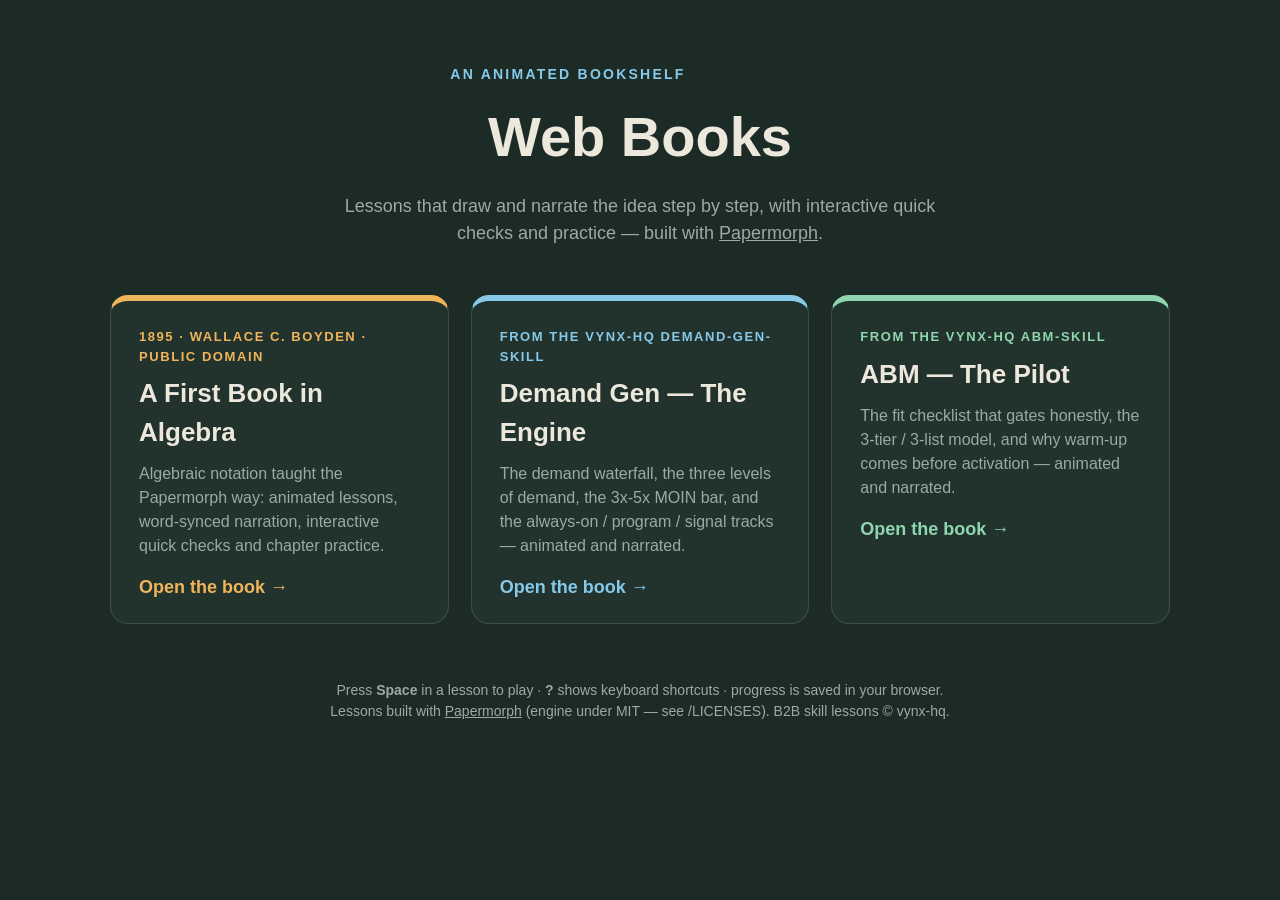
<file: index.html>
<!doctype html>
<html lang="en">
<head>
<meta charset="utf-8">
<meta name="viewport" content="width=device-width, initial-scale=1">
<title>Web Books — animated, narrated lessons</title>
<meta name="description" content="Animated, narrated, interactive web books: public-domain classics and B2B RevOps skills, built with Papermorph.">
<link rel="icon" href="data:image/svg+xml,%3Csvg xmlns='http://www.w3.org/2000/svg' viewBox='0 0 64 64'%3E%3Crect width='64' height='64' rx='14' fill='%231d2b27'/%3E%3Ctext x='32' y='45' text-anchor='middle' font-size='48' fill='%23f0b45a'%3E∞%3C/text%3E%3C/svg%3E">
<style>
:root { color-scheme: dark; --page:#0f1613; --board:#1d2b27; --edge:#3a5047; --chalk:#ece8dc;
  --dim:#9aaba3; --ui:"Segoe UI","Helvetica Neue",Arial,sans-serif; }
* { box-sizing: border-box; }
body { margin:0; min-height:100svh; background:var(--board); color:var(--chalk); font:18px/1.5 var(--ui);
  display:flex; flex-direction:column; align-items:center; padding:64px 16px; }
header { text-align:center; margin-bottom:48px; }
header .kicker { margin:0 0 10px; font-size:14px; font-weight:600; letter-spacing:.16em; text-transform:uppercase; color:#86c9e8; }
header h1 { margin:0; font-size:clamp(34px, 6vw, 56px); font-weight:600; }
header p { max-width:36em; margin:14px auto 0; color:var(--dim); }
.shelf { display:grid; gap:22px; grid-template-columns:repeat(auto-fit, minmax(300px, 1fr)); width:min(1060px, 100%); }
a.book { display:block; text-decoration:none; color:inherit; background:#22322d; border:1.5px solid var(--edge);
  border-top:6px solid var(--c); border-radius:18px; padding:26px 28px 22px; transition:transform .18s ease, box-shadow .18s ease; }
a.book:hover { transform:translateY(-4px); box-shadow:0 16px 40px rgba(0,0,0,.4); }
a.book .k { margin:0 0 8px; font-size:13px; font-weight:600; letter-spacing:.12em; text-transform:uppercase; color:var(--c); }
a.book h2 { margin:0 0 10px; font-size:26px; font-weight:600; }
a.book p { margin:0 0 16px; color:var(--dim); font-size:16px; }
a.book .go { font-weight:600; color:var(--c); }
footer { margin-top:56px; color:var(--dim); font-size:14px; text-align:center; }
footer a { color:inherit; }
</style>
</head>
<body>
<header>
  <p class="kicker">An animated bookshelf</p>
  <h1>Web Books</h1>
  <p>Lessons that draw and narrate the idea step by step, with interactive quick
  checks and practice — built with <a href="https://github.com/DozenTwelve/Papermorph" style="color:inherit">Papermorph</a>.</p>
</header>
<main class="shelf">
  <a class="book" href="a-first-book-in-algebra/index.html" style="--c:#f0b45a">
    <p class="k">1895 · Wallace C. Boyden · public domain</p>
    <h2>A First Book in Algebra</h2>
    <p>Algebraic notation taught the Papermorph way: animated lessons, word-synced narration, interactive quick checks and chapter practice.</p>
    <span class="go">Open the book →</span>
  </a>
  <a class="book" href="demand-gen-engine/index.html" style="--c:#86c9e8">
    <p class="k">from the vynx-hq demand-gen-skill</p>
    <h2>Demand Gen — The Engine</h2>
    <p>The demand waterfall, the three levels of demand, the 3x-5x MOIN bar, and the always-on / program / signal tracks — animated and narrated.</p>
    <span class="go">Open the book →</span>
  </a>
  <a class="book" href="abm-pilot/index.html" style="--c:#8fd6b0">
    <p class="k">from the vynx-hq abm-skill</p>
    <h2>ABM — The Pilot</h2>
    <p>The fit checklist that gates honestly, the 3-tier / 3-list model, and why warm-up comes before activation — animated and narrated.</p>
    <span class="go">Open the book →</span>
  </a>
</main>
<footer>Press <b>Space</b> in a lesson to play · <b>?</b> shows keyboard shortcuts · progress is saved in your browser.<br>
Lessons built with <a href="https://github.com/DozenTwelve/Papermorph">Papermorph</a> (engine under MIT — see /LICENSES). B2B skill lessons © vynx-hq.</footer>
</body>
</html>
</file>
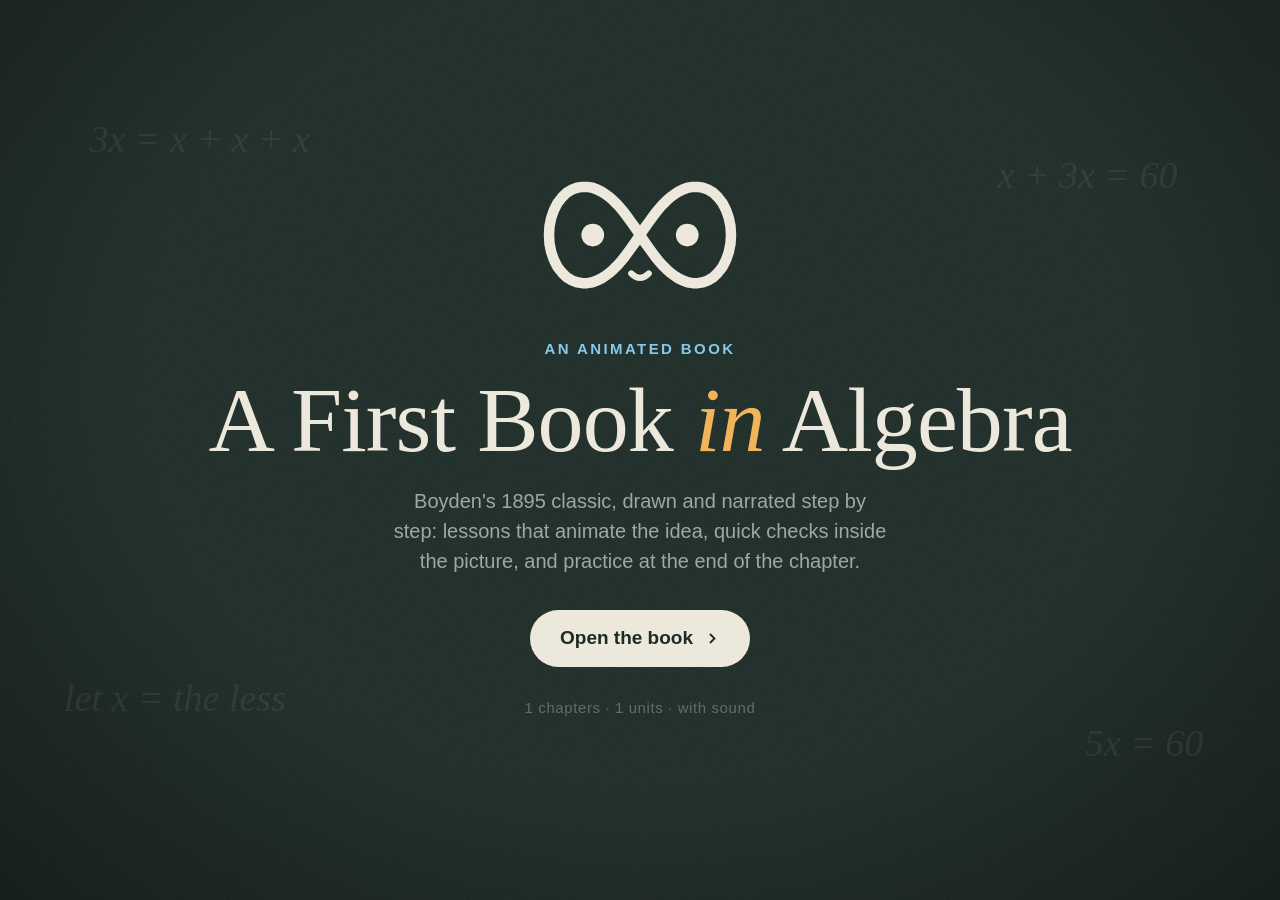
<file: a-first-book-in-algebra/index.html>
<!doctype html>
<html lang="en">
<head>
<meta charset="utf-8">
<meta name="viewport" content="width=device-width, initial-scale=1">
<script>
// Observe aborted incoming transitions before the first rendering opportunity.
addEventListener('pagereveal', e => e.viewTransition?.ready.catch(() => {}));
</script>
<title>A First Book in Algebra — Papermorph</title>
<meta name="description" content="Boyden's 1895 algebra classic as an animated web book: narrated lessons, interactive quick checks, and chapter practice.">
<link rel="icon" href="data:image/svg+xml,%3Csvg xmlns='http://www.w3.org/2000/svg' viewBox='0 0 64 64'%3E%3Crect width='64' rx='14' height='64' fill='%231d2b27'/%3E%3Ctext x='32' y='45' text-anchor='middle' font-size='48' font-style='italic' fill='%23f0b45a'%3Ex%3C/text%3C/svg%3E">
<link rel="icon" href="data:image/svg+xml,%3Csvg xmlns='http://www.w3.org/2000/svg' viewBox='0 0 64 64'%3E%3Crect width='64' height='64' rx='14' fill='%231d2b27'/%3E%3Ctext x='32' y='45' text-anchor='middle' font-size='48' fill='%23f0b45a'%3E∞%3C/text%3E%3C/svg%3E">
<script src="unit-art.js"></script>
<link rel="expect" href="#ch01" blocking="render">
<style>
:root {
  --page: #0f1613; --board: #1d2b27; --panel: #22322d; --edge: #3a5047;
  --chalk: #ece8dc; --dim: #9aaba3; --faint: #5d7068; --task: #f0b45a; --quiz: #86c9e8; --good: #8fd6b0;
  --ui: "Avenir Next", "Segoe UI", "Helvetica Neue", Arial, sans-serif;
  --book: "Iowan Old Style", Palatino, Georgia, serif;
  --ease: cubic-bezier(.2, .8, .2, 1);
  color-scheme: dark;
}
* { box-sizing: border-box; }
html { scroll-padding-top: 90px; }
body { margin: 0; min-height: 100svh; background: var(--board); color: var(--chalk); font: 18px/1.5 var(--ui); }
/* Chalkboard: the same grain and vignette as the lesson stage. */
body::before { content: ""; position: fixed; inset: 0; z-index: -1; pointer-events: none;
  background: radial-gradient(ellipse at 50% 42%, transparent 55%, rgba(0, 0, 0, .38)),
    url("data:image/svg+xml,%3Csvg xmlns='http://www.w3.org/2000/svg' width='240' height='240'%3E%3Cfilter id='g'%3E%3CfeTurbulence type='fractalNoise' baseFrequency='.85' numOctaves='2' seed='7'/%3E%3CfeColorMatrix values='0 0 0 0 .92 0 0 0 0 .95 0 0 0 0 .9 0 0 0 .07 0'/%3E%3C/filter%3E%3Crect width='240' height='240' filter='url(%23g)'/%3E%3C/svg%3E"); }
a { color: inherit; }
a:focus-visible { outline: 3px solid var(--task); outline-offset: 3px; }
.kicker { margin: 0; font-size: 15px; font-weight: 600; letter-spacing: .16em; text-transform: uppercase; color: var(--quiz); }

/* ---------- cover ---------- */
#cover { position: relative; min-height: 100svh; display: flex; flex-direction: column; align-items: center; justify-content: center;
  padding: 48px 16px 64px; text-align: center; overflow: hidden; }
.open #cover, body:not(.open) #contents { display: none; }
#cover > * { animation: rise .8s var(--ease) backwards; }
#cover .mascot { animation: none; margin-bottom: 26px; view-transition-name: guide; }
#cover .kicker { animation-delay: .9s; }
#cover h1 { animation-delay: 1s; }
#cover .lede { animation-delay: 1.12s; }
#cover .acts { animation-delay: 1.24s; }
#cover .meta { animation-delay: 1.36s; }
h1 { margin: 14px 0 18px; font: 500 clamp(44px, 8.4vw, 92px)/1.02 var(--book); letter-spacing: -.01em; view-transition-name: book; }
h1 i { color: var(--task); font-style: italic; }
.lede { max-width: 34em; margin: 0 0 34px; color: var(--dim); font-size: clamp(17px, 2.2vw, 20px); text-wrap: balance; }
.acts { display: flex; flex-wrap: wrap; gap: 12px; justify-content: center; }
.btn { display: inline-flex; align-items: center; gap: 12px; padding: 14px 30px; border-radius: 999px; font-weight: 600; font-size: 19px; text-decoration: none;
  transition: transform .25s var(--ease), background-color .25s, border-color .25s; }
.btn[hidden] { display: none; }
.btn:hover { transform: translateY(-2px); }
.btn.go { background: var(--chalk); color: var(--board); }
.btn.quiet { border: 1.5px solid var(--edge); color: var(--chalk); }
.btn.quiet:hover { border-color: var(--dim); }
.btn svg { width: 15px; height: 15px; fill: currentColor; }
.meta { margin: 30px 0 0; color: var(--faint); font-size: 15px; letter-spacing: .04em; }
/* Faint chalk notes around the edges of the board. */
.chalk { position: absolute; inset: 0; z-index: -1; pointer-events: none; animation: none !important; }
.chalk span { position: absolute; font: italic 400 clamp(22px, 3vw, 38px) var(--book); color: var(--chalk); opacity: 0; white-space: nowrap;
  animation: chalk 1.6s ease-out forwards, drift 14s ease-in-out infinite alternate; animation-delay: calc(var(--d) * 1s), calc(var(--d) * 1s); }
@keyframes chalk { to { opacity: .075; } }
@keyframes drift { to { translate: 0 -10px; } }
@keyframes rise { from { opacity: 0; transform: translateY(16px); } }

/* ---------- the guide: an infinity sign whose loops are its eyes ---------- */
.mascot { display: block; overflow: visible; }
.mascot .mbody { transform-box: view-box; transform-origin: 60px 46px; animation: bob 3.4s ease-in-out infinite; }
.mascot .pupil { transform-box: fill-box; transform-origin: center; animation: blink 5s infinite; }
.mascot .joy { display: none; }
#cover:has(.go:hover, .go:focus-visible) .pupil { display: none; }
#cover:has(.go:hover, .go:focus-visible) .joy { display: inline; }
.draw .loop { stroke-dasharray: 1 1; animation: draw 1.3s cubic-bezier(.6, 0, .3, 1) .15s backwards; }
.draw .face { animation: pop .45s var(--ease) 1.25s backwards; }
@keyframes draw { from { stroke-dashoffset: 1; } }
@keyframes pop { from { opacity: 0; transform: scale(.6); } }
.draw .face { transform-box: view-box; transform-origin: 60px 44px; }
@keyframes bob { 50% { transform: translateY(-3px) rotate(-2deg); } }
@keyframes blink { 0%, 93%, 100% { transform: scaleY(1); } 96% { transform: scaleY(.1); } }

/* ---------- contents ---------- */
.top { position: sticky; top: 0; z-index: 2; display: flex; align-items: center; gap: 14px; padding: 12px max(16px, calc(50% - 590px));
  background: rgba(22, 33, 29, .86); backdrop-filter: blur(10px); -webkit-backdrop-filter: blur(10px); border-bottom: 1px solid #2a3b35; }
.home { display: flex; align-items: center; gap: 12px; text-decoration: none; border-radius: 10px; }
.home .mascot { view-transition-name: guide; }
.home strong { font: 500 22px/1.1 var(--book); view-transition-name: book; }
.home strong i { color: var(--task); }
.prog { margin-left: auto; color: var(--dim); font-size: 15px; white-space: nowrap; }
.prog b { color: var(--good); font-weight: 600; }
main#contents { padding-bottom: 80px; }
.unit { position: relative; max-width: 1212px; margin: 0 auto; padding: 28px 16px 0; }
.unit h2 { position: relative; display: flex; align-items: baseline; gap: 14px; min-height: 168px; margin: 0 0 16px; padding-top: 130px; font: 500 28px/1.2 var(--book); }
.unit .grid { position: relative; }
/* Each unit header is a strip of chalkboard with a sketch of its mathematics, drawn in the unit colour. */
.unit::before { content: ""; position: absolute; inset: 0 16px auto; height: 208px; border-radius: 22px; pointer-events: none;
  background: radial-gradient(ellipse 46% 90% at 74% 55%, color-mix(in srgb, var(--c) 11%, transparent), transparent 70%); }
.unit-art { position: absolute; top: 20px; right: 28px; width: min(580px, 56%); height: auto; overflow: visible; pointer-events: none;
  color: var(--c); fill: none; stroke: currentColor; stroke-width: 2.6; stroke-linecap: round; stroke-linejoin: round; opacity: .78; }
.unit-art text { fill: currentColor; stroke: none; font-family: var(--book); font-style: italic; }
.unit-art .a { color: var(--chalk); opacity: .55; }
.unit-art .faint { opacity: .22; }
.unit-art .d { stroke-dasharray: 1 1; stroke-dashoffset: 1; }
.unit-art .t { opacity: 0; }
.seen .unit-art .d { animation: art-draw 1.1s cubic-bezier(.5, 0, .3, 1) forwards; animation-delay: calc(var(--k) * 55ms + 120ms); }
.seen .unit-art .t { animation: art-fade .6s ease-out forwards; animation-delay: calc(var(--k) * 55ms + 300ms); }
.seen .unit-art .a.t { animation-name: art-fade-a; }
@keyframes art-draw { to { stroke-dashoffset: 0; } }
@keyframes art-fade { to { opacity: 1; } }
@keyframes art-fade-a { to { opacity: .55; } }
/* After the drawing, each sketch keeps one small motion that belongs to its topic. */
.unit-art g { transform-box: fill-box; }
.seen .unit-art .swap-a { animation: swap-a 6s var(--ease) 2.4s infinite; }
.seen .unit-art .swap-b { animation: swap-b 6s var(--ease) 2.4s infinite; }
@keyframes swap-a { 0%, 30%, 100% { transform: none; } 45%, 80% { transform: translate(80px, 0); } 37% { transform: translate(40px, -30px); } 88% { transform: translate(40px, 30px); } }
@keyframes swap-b { 0%, 30%, 100% { transform: none; } 45%, 80% { transform: translate(-80px, 0); } 37% { transform: translate(-40px, 30px); } 88% { transform: translate(-40px, -30px); } }
.seen .unit-art .step { animation: art-fade .6s ease-out forwards, step 4s ease-in-out infinite; animation-delay: calc(var(--k) * 55ms + 300ms), calc(var(--k) * 300ms + 2s); }
@keyframes step { 0%, 20%, 100% { fill-opacity: 1; } 10% { fill-opacity: .3; } }
.unit-art .hop, .unit-art .ride { offset-rotate: 0deg; }
.seen .unit-art .hop { animation: art-fade .4s ease-out 2s forwards, along 3.4s linear 2s infinite; }
.seen .unit-art .ride { animation: art-fade .4s ease-out 2s forwards, along 4s ease-in-out 2s infinite alternate; }
@keyframes along { from { offset-distance: 0%; } to { offset-distance: 100%; } }
.unit-art .pie { stroke: currentColor; stroke-linecap: butt; stroke-dasharray: 0 100; }
.seen .unit-art .pie { animation: art-fade .4s ease-out 1.6s forwards, pie 5s var(--ease) 1.6s infinite; }
@keyframes pie { 0% { stroke-dasharray: 0 100; } 35%, 85% { stroke-dasharray: 25 100; } 100% { stroke-dasharray: 0 100; } }
.seen .unit-art .tilt { transform-box: view-box; transform-origin: 300px 72px; animation: tilt 4.8s ease-in-out 2s infinite; }
@keyframes tilt { 0%, 100% { transform: rotate(0); } 30% { transform: rotate(-4deg); } 60% { transform: rotate(2deg); } }
.seen .unit-art .spin { transform-box: view-box; transform-origin: 320px 95px; animation: spin 5s cubic-bezier(.2, .7, .2, 1) 2s infinite; }
@keyframes spin { from { transform: rotate(0); } 70%, to { transform: rotate(1530deg); } }
.seen .unit-art .feed-in { animation: feed-in 4s ease-in-out 2s infinite; }
.seen .unit-art .feed-out { opacity: 0; animation: feed-out 4s ease-in-out 2s infinite; }
@keyframes feed-in { 0% { transform: none; opacity: 1; } 40% { transform: translate(100px, 0); opacity: 0; } 41%, 100% { transform: none; opacity: 0; } 95% { opacity: 1; } }
@keyframes feed-out { 0%, 45% { transform: translate(-40px, 0); opacity: 0; } 70%, 90% { transform: none; opacity: 1; } 100% { opacity: 0; } }
.unit-art .cell { opacity: .25; }
.seen .unit-art .cell { animation: cell 5s ease-in-out infinite; animation-delay: calc(var(--j) * .5s + 2s); }
@keyframes cell { 0%, 100% { opacity: .25; } 15%, 60% { opacity: 1; } }
.unit-art .cut, .unit-art .shade { opacity: 0; }
.seen .unit-art .cut { animation: cut 4s ease-in-out 2s infinite; }
@keyframes cut { 0%, 100% { opacity: 0; } 30%, 70% { opacity: .5; } }
.seen .unit-art .shade { animation: shade 1s ease-out 1.6s forwards; }
@keyframes shade { to { opacity: .14; } }
.seen .unit-art .diag { animation: art-draw 1.1s cubic-bezier(.5, 0, .3, 1) forwards, redraw 4s ease-in-out 2.5s infinite; }
@keyframes redraw { 0%, 15% { stroke-dashoffset: 1; } 50%, 100% { stroke-dashoffset: 0; } }
.seen .unit-art .root { animation: art-fade .4s ease-out 1.8s forwards, root 2.4s ease-in-out 2.2s infinite; }
@keyframes root { 0%, 100% { r: 7px; } 50% { r: 11px; } }
.seen .unit-art .pulsebar { animation: pulsebar 3s ease-in-out 2s infinite alternate; }
@keyframes pulsebar { from { opacity: 1; } to { opacity: .4; } }
.seen .unit-art .breathe { transform-box: view-box; transform-origin: 380px 140px; animation: breathe 4s ease-in-out 2s infinite alternate; }
@keyframes breathe { from { transform: scaleY(1); } to { transform: scaleY(.35); } }
.unit h2 span { font: 600 14px var(--ui); letter-spacing: .14em; text-transform: uppercase; color: var(--c); white-space: nowrap; }
.grid { display: grid; grid-template-columns: repeat(auto-fill, minmax(min(100%, 290px), 1fr)); gap: 12px; }
.ch { display: grid; grid-template-columns: auto minmax(0, 1fr); grid-template-rows: 1fr auto; column-gap: 16px; row-gap: 8px; min-height: 112px;
  padding: 16px 18px 14px 16px; border-radius: 16px; background: var(--panel); border: 1.5px solid var(--edge); border-left: 6px solid var(--c);
  text-decoration: none; transition: transform .3s var(--ease), border-color .3s, box-shadow .3s; }
.ch:hover { transform: translateY(-3px); border-color: var(--c); box-shadow: 0 14px 34px rgba(0, 0, 0, .3); }
.ch b { grid-row: span 2; min-width: 1.15em; font: 500 42px/1 var(--book); color: var(--c); font-variant-numeric: lining-nums tabular-nums; }
.ch span { font-size: 18px; line-height: 1.3; }
.ch small { color: var(--dim); font-size: 14px; }
.ch.done small::before { content: "✓ Finished · "; color: var(--good); font-weight: 600; }
.ch.last small::after { content: " · Last opened"; color: var(--quiz); }
.ch.here:focus-visible { outline-color: var(--c); }
.ch.here { animation: here 1.8s ease-out .3s; }
@keyframes here { 0% { box-shadow: 0 0 0 0 var(--c); } 25% { box-shadow: 0 0 0 5px var(--c); } 100% { box-shadow: 0 0 0 14px transparent; } }
.stagger .top { animation: rise .6s var(--ease) backwards; }
.stagger .unit h2, .stagger .ch { animation: rise .6s var(--ease) backwards; animation-delay: calc(min(var(--i), 14) * 32ms + 80ms); }

/* ---------- page-to-page motion ---------- */
@view-transition { navigation: auto; }
::view-transition-group(*) { animation-duration: .5s; animation-timing-function: var(--ease); }
::view-transition-old(lesson), ::view-transition-new(lesson) { height: 100%; object-fit: cover; }
::view-transition-old(lesson) { animation-duration: .18s; }
@media (max-width: 560px) {
  .home strong { font-size: 18px; }
  #contents .top { flex-wrap: wrap; gap: 8px 12px; }
  .unit-art { width: calc(100% - 32px); right: 16px; opacity: .32; }
  .unit h2 { min-height: 0; padding-top: 104px; }
  .ch { min-height: 0; }
  .chalk span:not(:nth-child(3), :nth-child(4), :nth-child(7)) { display: none; }
}
@media (prefers-reduced-motion: reduce) {
  *, *::before, ::view-transition-group(*), ::view-transition-old(*), ::view-transition-new(*) { animation: none !important; transition: none !important; }
  .unit-art .d { stroke-dashoffset: 0; }
  .unit-art .t, .unit-art .cell { opacity: 1; }
  .unit-art .a.t { opacity: .55; }
  .unit-art .shade { opacity: .14; }
  .unit-art .pie { stroke-dasharray: 25 100; }
  .chalk span { opacity: .075; }
}
</style>
</head>
<body>
<section id="cover">
  <div class="chalk" aria-hidden="true"><!-- a few faint formulas or phrases from the book, drawn in chalk -->
    <span style="left:7%;top:13%;--d:1.6">3x = x + x + x</span>
    <span style="right:8%;top:17%;--d:1.9">x + 3x = 60</span>
    <span style="left:5%;bottom:20%;--d:2.2">let x = the less</span>
    <span style="right:6%;bottom:15%;--d:2.5">5x = 60</span>
  </div>
  <svg class="mascot draw" id="guide" width="210" height="147"></svg>
  <p class="kicker">An animated book</p>
  <h1>A First Book <i>in</i> Algebra</h1>
  <p class="lede">Boyden's 1895 classic, drawn and narrated step by step: lessons that animate the idea, quick checks inside the picture, and practice at the end of the chapter.</p>
  <div class="acts">
    <a class="btn go" href="#contents">Open the book<svg viewBox="0 0 16 16"><path d="M6 2.5 11.5 8 6 13.5 4.6 12.1 8.7 8 4.6 3.9z"/></svg></a>
    <a class="btn quiet" id="resume" hidden></a>
  </div>
  <p class="meta" id="meta"></p>
</section>

<main id="contents">
  <header class="top">
    <a class="home" href="#book" aria-label="Back to the cover"><svg class="mascot" id="guideSmall" width="52" height="36"></svg><strong>A First Book <i>in</i> Algebra</strong></a>
    <span class="prog" id="prog"></span>
  </header>
  <div id="units"></div>
</main>

<script>
'use strict';
// Chapters are numbered in order through the units. Add a chapter here when its lesson is ready.
const UNITS = [   // [unit title, [[chapter title, minutes], ...]]; chapters are numbered in order. Add a chapter when its lesson is ready.
  ['Foundations', [['Algebraic Notation', 6]]],
];
const HUES = ['#f4a48c', '#86c9e8', '#f3c95c', '#e8a0c8', '#8fd6b0', '#bba8ee', '#f0b45a'];
const id = n => 'ch' + String(n).padStart(2, '0');
let P = {};
const BOOK_PROGRESS_KEY = 'animebook:progress:' + new URL('.', location.href).pathname;
try {
  const saved = JSON.parse(localStorage.getItem(BOOK_PROGRESS_KEY) || '{}');
  if (saved && typeof saved === 'object' && !Array.isArray(saved)) P = saved;
} catch {}
const done = new Set(Array.isArray(P.done) ? P.done.filter(n => Number.isInteger(n) && n > 0) : []);

// Contents.
let n = 0, total = 0, i = 0;   // i staggers the entrance, in reading order
const esc = s => s.replace(/&/g, '&amp;').replace(/</g, '&lt;');
document.getElementById('units').innerHTML = UNITS.map(([name, chs], u) => {
  return `<section class="unit" style="--c:${HUES[u % HUES.length]};--i:${i++}"><svg class="unit-art" viewBox="0 0 600 180" aria-hidden="true">${UNIT_ART[u] || ''}</svg><h2><span>Unit ${u + 1}</span>${esc(name)}</h2><div class="grid">` +
    chs.map(([t, min]) => { n++;
      const cls = 'ch' + (done.has(n) ? ' done' : '') + (P.last === n ? ' last' : '');
      return `<a class="${cls}" id="${id(n)}" href="${id(n)}/index.html" style="--i:${i++}"><b>${n}</b><span>${esc(t)}</span><small>${min} min</small></a>`;
    }).join('') + '</div></section>';
}).join('');
total = n;
// A unit's sketch draws itself the first time the unit scrolls into view.
const seen = new IntersectionObserver(es => es.forEach(e => { if (e.isIntersecting) { e.target.classList.add('seen'); seen.unobserve(e.target); } }), { threshold: .25 });
document.querySelectorAll('.unit').forEach(u => seen.observe(u));
const finished = [...done].filter(k => k <= total).length;
document.getElementById('prog').innerHTML = finished ? `<b>${finished}</b> of ${total} finished` : `${total} chapter${total === 1 ? '' : 's'}`;
document.getElementById('meta').textContent = `${total} chapters · ${UNITS.length} units · with sound`;
const last = Number.isInteger(P.last) && document.getElementById(id(P.last));
if (last) {
  const r = document.getElementById('resume');
  r.hidden = false;
  r.href = last.getAttribute('href');
  r.textContent = `Continue · Chapter ${P.last}`;
}

// The guide, drawn the same way as in the lessons.
function lemniscate(cx, cy, a, k) {
  let d = '';
  for (let i = 0; i <= 96; i++) {
    const t = i / 96 * 2 * Math.PI, sn = Math.sin(t), q = 1 + sn * sn;
    d += (i ? 'L' : 'M') + (cx + a * Math.cos(t) / q).toFixed(1) + ' ' + (cy + k * a * sn * Math.cos(t) / q).toFixed(1);
  }
  return d + 'Z';
}
for (const svg of document.querySelectorAll('svg.mascot')) {
  svg.setAttribute('viewBox', '0 0 120 84');
  svg.setAttribute('aria-hidden', 'true');
  const ln = 'fill="none" stroke="#ece8dc" stroke-linecap="round" stroke-linejoin="round"';
  svg.innerHTML = `<g class="mbody"><path class="loop" pathLength="1" d="${lemniscate(60, 40, 52, 1.5)}" ${ln} stroke-width="6"/><g class="face">` +
    [33, 87].map(x => `<circle class="pupil" cx="${x}" cy="40" r="6.5" fill="#ece8dc"/><path class="joy" d="M${x - 7} 43Q${x} 32 ${x + 7} 43" ${ln} stroke-width="4"/>`).join('') +
    `<path d="M55 62Q60 67 65 62" ${ln} stroke-width="3.5"/></g></g>`;
}

// The cover and the contents share this page: no hash or #book shows the cover, #contents or #chNN the contents.
// Lessons link back with #chNN, so the reader lands on the chapter they just left.
const reduced = matchMedia('(prefers-reduced-motion: reduce)').matches;
function show(animate) {
  const open = location.hash.length > 1 && location.hash !== '#book';
  const apply = () => {
    document.body.classList.toggle('open', open);
    document.body.classList.toggle('stagger', animate && open);
    const here = open ? document.getElementById(location.hash.slice(1)) : null;
    document.querySelectorAll('.here').forEach(e => e.classList.remove('here'));
    if (here?.classList.contains('ch')) { here.scrollIntoView({ block: 'center' }); here.classList.add('here'); }
    else scrollTo(0, 0);
    if (animate) {
      const heading = document.querySelector(open ? '#contents .home' : '#cover h1');
      heading?.setAttribute('tabindex', '-1');
      heading?.focus({ preventScroll: true });
    }
  };
  if (animate && document.startViewTransition && !reduced) {
    const transition = document.startViewTransition(apply);
    // Navigation can interrupt either promise; the new view is already applied.
    transition.ready.catch(() => {});
    transition.finished.catch(() => {});
  } else apply();
}
addEventListener('hashchange', () => show(true));
show(false);

// Between pages, the chosen card grows into the lesson frame and the frame shrinks back into its card.
let named = null;
const name = el => {
  if (named) named.style.viewTransitionName = '';
  named = el;
  if (el) el.style.viewTransitionName = 'lesson';
};
document.addEventListener('click', e => { const a = e.target.closest('a[href^="ch"]'); if (a) name(a); });
addEventListener('pagereveal', e => {
  const target = (location.hash.length > 1 && document.getElementById(location.hash.slice(1))?.closest('.ch')) || (named?.offsetParent && named);
  name(e.viewTransition && target ? target : null);
  e.viewTransition?.finished.then(() => name(null), () => name(null));
});
</script>
</body>
</html>
</file>
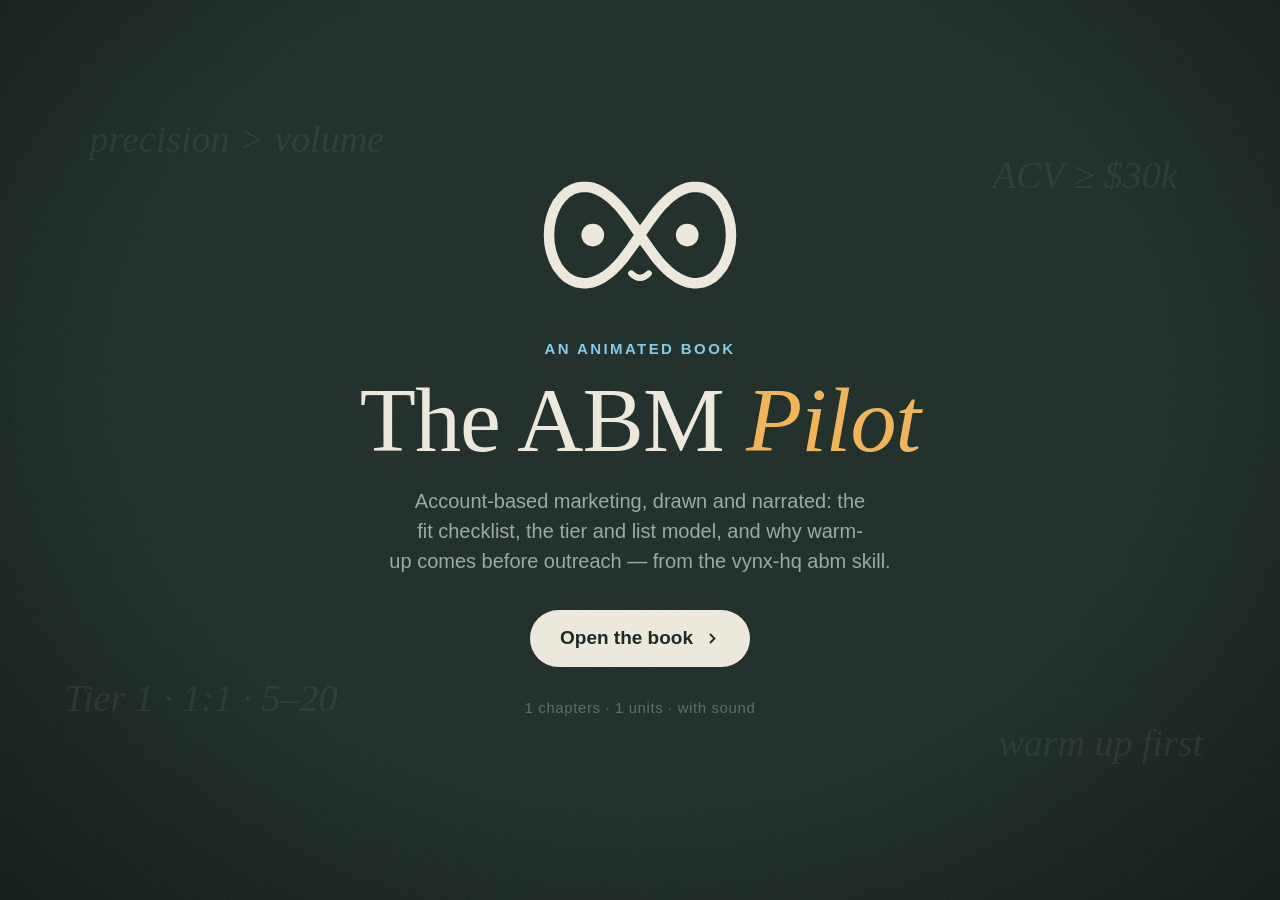
<file: abm-pilot/index.html>
<!doctype html>
<html lang="en">
<head>
<meta charset="utf-8">
<meta name="viewport" content="width=device-width, initial-scale=1">
<script>
// Observe aborted incoming transitions before the first rendering opportunity.
addEventListener('pagereveal', e => e.viewTransition?.ready.catch(() => {}));
</script>
<title>The ABM Pilot — ABM</title>
<meta name="description" content="Account-based marketing, animated: the fit checklist, tiers, lists, and warm-up before activation — from the vynx-hq abm skill.">
<link rel="icon" href="data:image/svg+xml,%3Csvg xmlns='http://www.w3.org/2000/svg' viewBox='0 0 64 64'%3E%3Crect width='64' height='64' rx='14' fill='%231d2b27'/%3E%3Ctext x='32' y='45' text-anchor='middle' font-size='48' fill='%23f0b45a'%3E∞%3C/text%3E%3C/svg%3E">
<script src="unit-art.js"></script>
<link rel="expect" href="#ch01" blocking="render">
<style>
:root {
  --page: #0f1613; --board: #1d2b27; --panel: #22322d; --edge: #3a5047;
  --chalk: #ece8dc; --dim: #9aaba3; --faint: #5d7068; --task: #f0b45a; --quiz: #86c9e8; --good: #8fd6b0;
  --ui: "Avenir Next", "Segoe UI", "Helvetica Neue", Arial, sans-serif;
  --book: "Iowan Old Style", Palatino, Georgia, serif;
  --ease: cubic-bezier(.2, .8, .2, 1);
  color-scheme: dark;
}
* { box-sizing: border-box; }
html { scroll-padding-top: 90px; }
body { margin: 0; min-height: 100svh; background: var(--board); color: var(--chalk); font: 18px/1.5 var(--ui); }
/* Chalkboard: the same grain and vignette as the lesson stage. */
body::before { content: ""; position: fixed; inset: 0; z-index: -1; pointer-events: none;
  background: radial-gradient(ellipse at 50% 42%, transparent 55%, rgba(0, 0, 0, .38)),
    url("data:image/svg+xml,%3Csvg xmlns='http://www.w3.org/2000/svg' width='240' height='240'%3E%3Cfilter id='g'%3E%3CfeTurbulence type='fractalNoise' baseFrequency='.85' numOctaves='2' seed='7'/%3E%3CfeColorMatrix values='0 0 0 0 .92 0 0 0 0 .95 0 0 0 0 .9 0 0 0 .07 0'/%3E%3C/filter%3E%3Crect width='240' height='240' filter='url(%23g)'/%3E%3C/svg%3E"); }
a { color: inherit; }
a:focus-visible { outline: 3px solid var(--task); outline-offset: 3px; }
.kicker { margin: 0; font-size: 15px; font-weight: 600; letter-spacing: .16em; text-transform: uppercase; color: var(--quiz); }

/* ---------- cover ---------- */
#cover { position: relative; min-height: 100svh; display: flex; flex-direction: column; align-items: center; justify-content: center;
  padding: 48px 16px 64px; text-align: center; overflow: hidden; }
.open #cover, body:not(.open) #contents { display: none; }
#cover > * { animation: rise .8s var(--ease) backwards; }
#cover .mascot { animation: none; margin-bottom: 26px; view-transition-name: guide; }
#cover .kicker { animation-delay: .9s; }
#cover h1 { animation-delay: 1s; }
#cover .lede { animation-delay: 1.12s; }
#cover .acts { animation-delay: 1.24s; }
#cover .meta { animation-delay: 1.36s; }
h1 { margin: 14px 0 18px; font: 500 clamp(44px, 8.4vw, 92px)/1.02 var(--book); letter-spacing: -.01em; view-transition-name: book; }
h1 i { color: var(--task); font-style: italic; }
.lede { max-width: 34em; margin: 0 0 34px; color: var(--dim); font-size: clamp(17px, 2.2vw, 20px); text-wrap: balance; }
.acts { display: flex; flex-wrap: wrap; gap: 12px; justify-content: center; }
.btn { display: inline-flex; align-items: center; gap: 12px; padding: 14px 30px; border-radius: 999px; font-weight: 600; font-size: 19px; text-decoration: none;
  transition: transform .25s var(--ease), background-color .25s, border-color .25s; }
.btn[hidden] { display: none; }
.btn:hover { transform: translateY(-2px); }
.btn.go { background: var(--chalk); color: var(--board); }
.btn.quiet { border: 1.5px solid var(--edge); color: var(--chalk); }
.btn.quiet:hover { border-color: var(--dim); }
.btn svg { width: 15px; height: 15px; fill: currentColor; }
.meta { margin: 30px 0 0; color: var(--faint); font-size: 15px; letter-spacing: .04em; }
/* Faint chalk notes around the edges of the board. */
.chalk { position: absolute; inset: 0; z-index: -1; pointer-events: none; animation: none !important; }
.chalk span { position: absolute; font: italic 400 clamp(22px, 3vw, 38px) var(--book); color: var(--chalk); opacity: 0; white-space: nowrap;
  animation: chalk 1.6s ease-out forwards, drift 14s ease-in-out infinite alternate; animation-delay: calc(var(--d) * 1s), calc(var(--d) * 1s); }
@keyframes chalk { to { opacity: .075; } }
@keyframes drift { to { translate: 0 -10px; } }
@keyframes rise { from { opacity: 0; transform: translateY(16px); } }

/* ---------- the guide: an infinity sign whose loops are its eyes ---------- */
.mascot { display: block; overflow: visible; }
.mascot .mbody { transform-box: view-box; transform-origin: 60px 46px; animation: bob 3.4s ease-in-out infinite; }
.mascot .pupil { transform-box: fill-box; transform-origin: center; animation: blink 5s infinite; }
.mascot .joy { display: none; }
#cover:has(.go:hover, .go:focus-visible) .pupil { display: none; }
#cover:has(.go:hover, .go:focus-visible) .joy { display: inline; }
.draw .loop { stroke-dasharray: 1 1; animation: draw 1.3s cubic-bezier(.6, 0, .3, 1) .15s backwards; }
.draw .face { animation: pop .45s var(--ease) 1.25s backwards; }
@keyframes draw { from { stroke-dashoffset: 1; } }
@keyframes pop { from { opacity: 0; transform: scale(.6); } }
.draw .face { transform-box: view-box; transform-origin: 60px 44px; }
@keyframes bob { 50% { transform: translateY(-3px) rotate(-2deg); } }
@keyframes blink { 0%, 93%, 100% { transform: scaleY(1); } 96% { transform: scaleY(.1); } }

/* ---------- contents ---------- */
.top { position: sticky; top: 0; z-index: 2; display: flex; align-items: center; gap: 14px; padding: 12px max(16px, calc(50% - 590px));
  background: rgba(22, 33, 29, .86); backdrop-filter: blur(10px); -webkit-backdrop-filter: blur(10px); border-bottom: 1px solid #2a3b35; }
.home { display: flex; align-items: center; gap: 12px; text-decoration: none; border-radius: 10px; }
.home .mascot { view-transition-name: guide; }
.home strong { font: 500 22px/1.1 var(--book); view-transition-name: book; }
.home strong i { color: var(--task); }
.prog { margin-left: auto; color: var(--dim); font-size: 15px; white-space: nowrap; }
.prog b { color: var(--good); font-weight: 600; }
main#contents { padding-bottom: 80px; }
.unit { position: relative; max-width: 1212px; margin: 0 auto; padding: 28px 16px 0; }
.unit h2 { position: relative; display: flex; align-items: baseline; gap: 14px; min-height: 168px; margin: 0 0 16px; padding-top: 130px; font: 500 28px/1.2 var(--book); }
.unit .grid { position: relative; }
/* Each unit header is a strip of chalkboard with a sketch of its mathematics, drawn in the unit colour. */
.unit::before { content: ""; position: absolute; inset: 0 16px auto; height: 208px; border-radius: 22px; pointer-events: none;
  background: radial-gradient(ellipse 46% 90% at 74% 55%, color-mix(in srgb, var(--c) 11%, transparent), transparent 70%); }
.unit-art { position: absolute; top: 20px; right: 28px; width: min(580px, 56%); height: auto; overflow: visible; pointer-events: none;
  color: var(--c); fill: none; stroke: currentColor; stroke-width: 2.6; stroke-linecap: round; stroke-linejoin: round; opacity: .78; }
.unit-art text { fill: currentColor; stroke: none; font-family: var(--book); font-style: italic; }
.unit-art .a { color: var(--chalk); opacity: .55; }
.unit-art .faint { opacity: .22; }
.unit-art .d { stroke-dasharray: 1 1; stroke-dashoffset: 1; }
.unit-art .t { opacity: 0; }
.seen .unit-art .d { animation: art-draw 1.1s cubic-bezier(.5, 0, .3, 1) forwards; animation-delay: calc(var(--k) * 55ms + 120ms); }
.seen .unit-art .t { animation: art-fade .6s ease-out forwards; animation-delay: calc(var(--k) * 55ms + 300ms); }
.seen .unit-art .a.t { animation-name: art-fade-a; }
@keyframes art-draw { to { stroke-dashoffset: 0; } }
@keyframes art-fade { to { opacity: 1; } }
@keyframes art-fade-a { to { opacity: .55; } }
/* After the drawing, each sketch keeps one small motion that belongs to its topic. */
.unit-art g { transform-box: fill-box; }
.seen .unit-art .swap-a { animation: swap-a 6s var(--ease) 2.4s infinite; }
.seen .unit-art .swap-b { animation: swap-b 6s var(--ease) 2.4s infinite; }
@keyframes swap-a { 0%, 30%, 100% { transform: none; } 45%, 80% { transform: translate(80px, 0); } 37% { transform: translate(40px, -30px); } 88% { transform: translate(40px, 30px); } }
@keyframes swap-b { 0%, 30%, 100% { transform: none; } 45%, 80% { transform: translate(-80px, 0); } 37% { transform: translate(-40px, 30px); } 88% { transform: translate(-40px, -30px); } }
.seen .unit-art .step { animation: art-fade .6s ease-out forwards, step 4s ease-in-out infinite; animation-delay: calc(var(--k) * 55ms + 300ms), calc(var(--k) * 300ms + 2s); }
@keyframes step { 0%, 20%, 100% { fill-opacity: 1; } 10% { fill-opacity: .3; } }
.unit-art .hop, .unit-art .ride { offset-rotate: 0deg; }
.seen .unit-art .hop { animation: art-fade .4s ease-out 2s forwards, along 3.4s linear 2s infinite; }
.seen .unit-art .ride { animation: art-fade .4s ease-out 2s forwards, along 4s ease-in-out 2s infinite alternate; }
@keyframes along { from { offset-distance: 0%; } to { offset-distance: 100%; } }
.unit-art .pie { stroke: currentColor; stroke-linecap: butt; stroke-dasharray: 0 100; }
.seen .unit-art .pie { animation: art-fade .4s ease-out 1.6s forwards, pie 5s var(--ease) 1.6s infinite; }
@keyframes pie { 0% { stroke-dasharray: 0 100; } 35%, 85% { stroke-dasharray: 25 100; } 100% { stroke-dasharray: 0 100; } }
.seen .unit-art .tilt { transform-box: view-box; transform-origin: 300px 72px; animation: tilt 4.8s ease-in-out 2s infinite; }
@keyframes tilt { 0%, 100% { transform: rotate(0); } 30% { transform: rotate(-4deg); } 60% { transform: rotate(2deg); } }
.seen .unit-art .spin { transform-box: view-box; transform-origin: 320px 95px; animation: spin 5s cubic-bezier(.2, .7, .2, 1) 2s infinite; }
@keyframes spin { from { transform: rotate(0); } 70%, to { transform: rotate(1530deg); } }
.seen .unit-art .feed-in { animation: feed-in 4s ease-in-out 2s infinite; }
.seen .unit-art .feed-out { opacity: 0; animation: feed-out 4s ease-in-out 2s infinite; }
@keyframes feed-in { 0% { transform: none; opacity: 1; } 40% { transform: translate(100px, 0); opacity: 0; } 41%, 100% { transform: none; opacity: 0; } 95% { opacity: 1; } }
@keyframes feed-out { 0%, 45% { transform: translate(-40px, 0); opacity: 0; } 70%, 90% { transform: none; opacity: 1; } 100% { opacity: 0; } }
.unit-art .cell { opacity: .25; }
.seen .unit-art .cell { animation: cell 5s ease-in-out infinite; animation-delay: calc(var(--j) * .5s + 2s); }
@keyframes cell { 0%, 100% { opacity: .25; } 15%, 60% { opacity: 1; } }
.unit-art .cut, .unit-art .shade { opacity: 0; }
.seen .unit-art .cut { animation: cut 4s ease-in-out 2s infinite; }
@keyframes cut { 0%, 100% { opacity: 0; } 30%, 70% { opacity: .5; } }
.seen .unit-art .shade { animation: shade 1s ease-out 1.6s forwards; }
@keyframes shade { to { opacity: .14; } }
.seen .unit-art .diag { animation: art-draw 1.1s cubic-bezier(.5, 0, .3, 1) forwards, redraw 4s ease-in-out 2.5s infinite; }
@keyframes redraw { 0%, 15% { stroke-dashoffset: 1; } 50%, 100% { stroke-dashoffset: 0; } }
.seen .unit-art .root { animation: art-fade .4s ease-out 1.8s forwards, root 2.4s ease-in-out 2.2s infinite; }
@keyframes root { 0%, 100% { r: 7px; } 50% { r: 11px; } }
.seen .unit-art .breathe { transform-box: view-box; transform-origin: 380px 140px; animation: breathe 4s ease-in-out 2s infinite alternate; }
@keyframes breathe { from { transform: scaleY(1); } to { transform: scaleY(.35); } }
.unit h2 span { font: 600 14px var(--ui); letter-spacing: .14em; text-transform: uppercase; color: var(--c); white-space: nowrap; }
.grid { display: grid; grid-template-columns: repeat(auto-fill, minmax(min(100%, 290px), 1fr)); gap: 12px; }
.ch { display: grid; grid-template-columns: auto minmax(0, 1fr); grid-template-rows: 1fr auto; column-gap: 16px; row-gap: 8px; min-height: 112px;
  padding: 16px 18px 14px 16px; border-radius: 16px; background: var(--panel); border: 1.5px solid var(--edge); border-left: 6px solid var(--c);
  text-decoration: none; transition: transform .3s var(--ease), border-color .3s, box-shadow .3s; }
.ch:hover { transform: translateY(-3px); border-color: var(--c); box-shadow: 0 14px 34px rgba(0, 0, 0, .3); }
.ch b { grid-row: span 2; min-width: 1.15em; font: 500 42px/1 var(--book); color: var(--c); font-variant-numeric: lining-nums tabular-nums; }
.ch span { font-size: 18px; line-height: 1.3; }
.ch small { color: var(--dim); font-size: 14px; }
.ch.done small::before { content: "✓ Finished · "; color: var(--good); font-weight: 600; }
.ch.last small::after { content: " · Last opened"; color: var(--quiz); }
.ch.here:focus-visible { outline-color: var(--c); }
.ch.here { animation: here 1.8s ease-out .3s; }
@keyframes here { 0% { box-shadow: 0 0 0 0 var(--c); } 25% { box-shadow: 0 0 0 5px var(--c); } 100% { box-shadow: 0 0 0 14px transparent; } }
.stagger .top { animation: rise .6s var(--ease) backwards; }
.stagger .unit h2, .stagger .ch { animation: rise .6s var(--ease) backwards; animation-delay: calc(min(var(--i), 14) * 32ms + 80ms); }

/* ---------- page-to-page motion ---------- */
@view-transition { navigation: auto; }
::view-transition-group(*) { animation-duration: .5s; animation-timing-function: var(--ease); }
::view-transition-old(lesson), ::view-transition-new(lesson) { height: 100%; object-fit: cover; }
::view-transition-old(lesson) { animation-duration: .18s; }
@media (max-width: 560px) {
  .home strong { font-size: 18px; }
  #contents .top { flex-wrap: wrap; gap: 8px 12px; }
  .unit-art { width: calc(100% - 32px); right: 16px; opacity: .32; }
  .unit h2 { min-height: 0; padding-top: 104px; }
  .ch { min-height: 0; }
  .chalk span:not(:nth-child(3), :nth-child(4), :nth-child(7)) { display: none; }
}
@media (prefers-reduced-motion: reduce) {
  *, *::before, ::view-transition-group(*), ::view-transition-old(*), ::view-transition-new(*) { animation: none !important; transition: none !important; }
  .unit-art .d { stroke-dashoffset: 0; }
  .unit-art .t, .unit-art .cell { opacity: 1; }
  .unit-art .a.t { opacity: .55; }
  .unit-art .shade { opacity: .14; }
  .unit-art .pie { stroke-dasharray: 25 100; }
  .chalk span { opacity: .075; }
}
</style>
</head>
<body>
<section id="cover">
  <div class="chalk" aria-hidden="true"><!-- a few faint formulas or phrases from the book, drawn in chalk -->
    <span style="left:7%;top:13%;--d:1.6">precision &gt; volume</span>
    <span style="right:8%;top:17%;--d:1.9">ACV ≥ $30k</span>
    <span style="left:5%;bottom:20%;--d:2.2">Tier 1 · 1:1 · 5–20</span>
    <span style="right:6%;bottom:15%;--d:2.5">warm up first</span>
  </div>
  <svg class="mascot draw" id="guide" width="210" height="147"></svg>
  <p class="kicker">An animated book</p>
  <h1>The ABM <i>Pilot</i></h1>
  <p class="lede">Account-based marketing, drawn and narrated: the fit checklist, the tier and list model, and why warm-up comes before outreach — from the vynx-hq abm skill.</p>
  <div class="acts">
    <a class="btn go" href="#contents">Open the book<svg viewBox="0 0 16 16"><path d="M6 2.5 11.5 8 6 13.5 4.6 12.1 8.7 8 4.6 3.9z"/></svg></a>
    <a class="btn quiet" id="resume" hidden></a>
  </div>
  <p class="meta" id="meta"></p>
</section>

<main id="contents">
  <header class="top">
    <a class="home" href="#book" aria-label="Back to the cover"><svg class="mascot" id="guideSmall" width="52" height="36"></svg><strong>The ABM <i>Pilot</i></strong></a>
    <span class="prog" id="prog"></span>
  </header>
  <div id="units"></div>
</main>

<script>
'use strict';
// Chapters are numbered in order through the units. Add a chapter here when its lesson is ready.
const UNITS = [   // [unit title, [[chapter title, minutes], ...]]; chapters are numbered in order. Add a chapter when its lesson is ready.
  ['Foundations', [['The ABM Pilot', 6]]],
];
const HUES = ['#f4a48c', '#86c9e8', '#f3c95c', '#e8a0c8', '#8fd6b0', '#bba8ee', '#f0b45a'];
const id = n => 'ch' + String(n).padStart(2, '0');
let P = {};
const BOOK_PROGRESS_KEY = 'animebook:progress:' + new URL('.', location.href).pathname;
try {
  const saved = JSON.parse(localStorage.getItem(BOOK_PROGRESS_KEY) || '{}');
  if (saved && typeof saved === 'object' && !Array.isArray(saved)) P = saved;
} catch {}
const done = new Set(Array.isArray(P.done) ? P.done.filter(n => Number.isInteger(n) && n > 0) : []);

// Contents.
let n = 0, total = 0, i = 0;   // i staggers the entrance, in reading order
const esc = s => s.replace(/&/g, '&amp;').replace(/</g, '&lt;');
document.getElementById('units').innerHTML = UNITS.map(([name, chs], u) => {
  return `<section class="unit" style="--c:${HUES[u % HUES.length]};--i:${i++}"><svg class="unit-art" viewBox="0 0 600 180" aria-hidden="true">${UNIT_ART[u] || ''}</svg><h2><span>Unit ${u + 1}</span>${esc(name)}</h2><div class="grid">` +
    chs.map(([t, min]) => { n++;
      const cls = 'ch' + (done.has(n) ? ' done' : '') + (P.last === n ? ' last' : '');
      return `<a class="${cls}" id="${id(n)}" href="${id(n)}/index.html" style="--i:${i++}"><b>${n}</b><span>${esc(t)}</span><small>${min} min</small></a>`;
    }).join('') + '</div></section>';
}).join('');
total = n;
// A unit's sketch draws itself the first time the unit scrolls into view.
const seen = new IntersectionObserver(es => es.forEach(e => { if (e.isIntersecting) { e.target.classList.add('seen'); seen.unobserve(e.target); } }), { threshold: .25 });
document.querySelectorAll('.unit').forEach(u => seen.observe(u));
const finished = [...done].filter(k => k <= total).length;
document.getElementById('prog').innerHTML = finished ? `<b>${finished}</b> of ${total} finished` : `${total} chapter${total === 1 ? '' : 's'}`;
document.getElementById('meta').textContent = `${total} chapters · ${UNITS.length} units · with sound`;
const last = Number.isInteger(P.last) && document.getElementById(id(P.last));
if (last) {
  const r = document.getElementById('resume');
  r.hidden = false;
  r.href = last.getAttribute('href');
  r.textContent = `Continue · Chapter ${P.last}`;
}

// The guide, drawn the same way as in the lessons.
function lemniscate(cx, cy, a, k) {
  let d = '';
  for (let i = 0; i <= 96; i++) {
    const t = i / 96 * 2 * Math.PI, sn = Math.sin(t), q = 1 + sn * sn;
    d += (i ? 'L' : 'M') + (cx + a * Math.cos(t) / q).toFixed(1) + ' ' + (cy + k * a * sn * Math.cos(t) / q).toFixed(1);
  }
  return d + 'Z';
}
for (const svg of document.querySelectorAll('svg.mascot')) {
  svg.setAttribute('viewBox', '0 0 120 84');
  svg.setAttribute('aria-hidden', 'true');
  const ln = 'fill="none" stroke="#ece8dc" stroke-linecap="round" stroke-linejoin="round"';
  svg.innerHTML = `<g class="mbody"><path class="loop" pathLength="1" d="${lemniscate(60, 40, 52, 1.5)}" ${ln} stroke-width="6"/><g class="face">` +
    [33, 87].map(x => `<circle class="pupil" cx="${x}" cy="40" r="6.5" fill="#ece8dc"/><path class="joy" d="M${x - 7} 43Q${x} 32 ${x + 7} 43" ${ln} stroke-width="4"/>`).join('') +
    `<path d="M55 62Q60 67 65 62" ${ln} stroke-width="3.5"/></g></g>`;
}

// The cover and the contents share this page: no hash or #book shows the cover, #contents or #chNN the contents.
// Lessons link back with #chNN, so the reader lands on the chapter they just left.
const reduced = matchMedia('(prefers-reduced-motion: reduce)').matches;
function show(animate) {
  const open = location.hash.length > 1 && location.hash !== '#book';
  const apply = () => {
    document.body.classList.toggle('open', open);
    document.body.classList.toggle('stagger', animate && open);
    const here = open ? document.getElementById(location.hash.slice(1)) : null;
    document.querySelectorAll('.here').forEach(e => e.classList.remove('here'));
    if (here?.classList.contains('ch')) { here.scrollIntoView({ block: 'center' }); here.classList.add('here'); }
    else scrollTo(0, 0);
    if (animate) {
      const heading = document.querySelector(open ? '#contents .home' : '#cover h1');
      heading?.setAttribute('tabindex', '-1');
      heading?.focus({ preventScroll: true });
    }
  };
  if (animate && document.startViewTransition && !reduced) {
    const transition = document.startViewTransition(apply);
    // Navigation can interrupt either promise; the new view is already applied.
    transition.ready.catch(() => {});
    transition.finished.catch(() => {});
  } else apply();
}
addEventListener('hashchange', () => show(true));
show(false);

// Between pages, the chosen card grows into the lesson frame and the frame shrinks back into its card.
let named = null;
const name = el => {
  if (named) named.style.viewTransitionName = '';
  named = el;
  if (el) el.style.viewTransitionName = 'lesson';
};
document.addEventListener('click', e => { const a = e.target.closest('a[href^="ch"]'); if (a) name(a); });
addEventListener('pagereveal', e => {
  const target = (location.hash.length > 1 && document.getElementById(location.hash.slice(1))?.closest('.ch')) || (named?.offsetParent && named);
  name(e.viewTransition && target ? target : null);
  e.viewTransition?.finished.then(() => name(null), () => name(null));
});
</script>
</body>
</html>
</file>
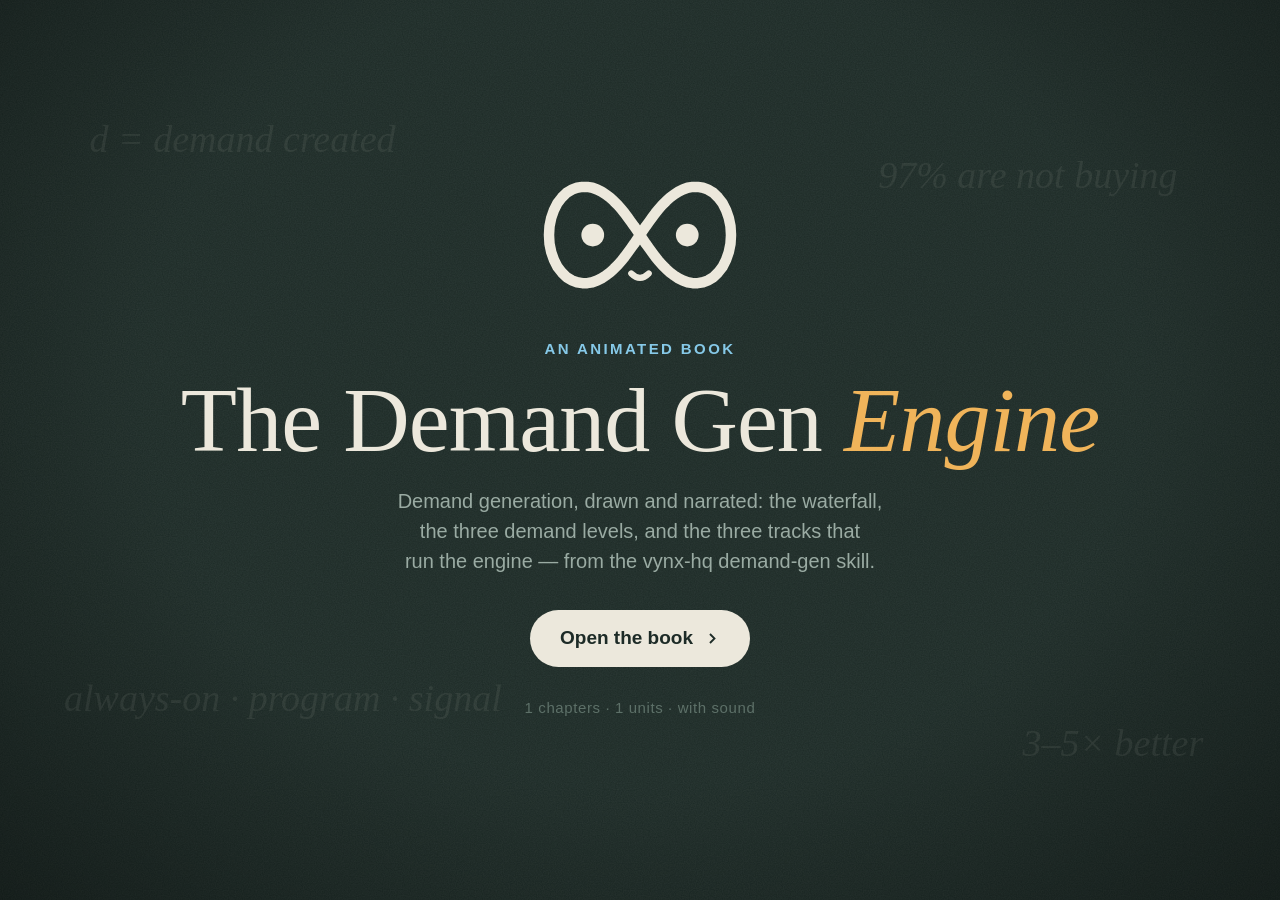
<file: demand-gen-engine/index.html>
<!doctype html>
<html lang="en">
<head>
<meta charset="utf-8">
<meta name="viewport" content="width=device-width, initial-scale=1">
<script>
// Observe aborted incoming transitions before the first rendering opportunity.
addEventListener('pagereveal', e => e.viewTransition?.ready.catch(() => {}));
</script>
<title>The Demand Gen Engine — Demand Gen</title>
<meta name="description" content="Demand generation, animated: the waterfall, the three demand levels, and the always-on / program / signal engine — from the vynx-hq demand-gen skill.">
<link rel="icon" href="data:image/svg+xml,%3Csvg xmlns='http://www.w3.org/2000/svg' viewBox='0 0 64 64'%3E%3Crect width='64' height='64' rx='14' fill='%231d2b27'/%3E%3Ctext x='32' y='45' text-anchor='middle' font-size='48' fill='%23f0b45a'%3E∞%3C/text%3E%3C/svg%3E">
<script src="unit-art.js"></script>
<link rel="expect" href="#ch01" blocking="render">
<style>
:root {
  --page: #0f1613; --board: #1d2b27; --panel: #22322d; --edge: #3a5047;
  --chalk: #ece8dc; --dim: #9aaba3; --faint: #5d7068; --task: #f0b45a; --quiz: #86c9e8; --good: #8fd6b0;
  --ui: "Avenir Next", "Segoe UI", "Helvetica Neue", Arial, sans-serif;
  --book: "Iowan Old Style", Palatino, Georgia, serif;
  --ease: cubic-bezier(.2, .8, .2, 1);
  color-scheme: dark;
}
* { box-sizing: border-box; }
html { scroll-padding-top: 90px; }
body { margin: 0; min-height: 100svh; background: var(--board); color: var(--chalk); font: 18px/1.5 var(--ui); }
/* Chalkboard: the same grain and vignette as the lesson stage. */
body::before { content: ""; position: fixed; inset: 0; z-index: -1; pointer-events: none;
  background: radial-gradient(ellipse at 50% 42%, transparent 55%, rgba(0, 0, 0, .38)),
    url("data:image/svg+xml,%3Csvg xmlns='http://www.w3.org/2000/svg' width='240' height='240'%3E%3Cfilter id='g'%3E%3CfeTurbulence type='fractalNoise' baseFrequency='.85' numOctaves='2' seed='7'/%3E%3CfeColorMatrix values='0 0 0 0 .92 0 0 0 0 .95 0 0 0 0 .9 0 0 0 .07 0'/%3E%3C/filter%3E%3Crect width='240' height='240' filter='url(%23g)'/%3E%3C/svg%3E"); }
a { color: inherit; }
a:focus-visible { outline: 3px solid var(--task); outline-offset: 3px; }
.kicker { margin: 0; font-size: 15px; font-weight: 600; letter-spacing: .16em; text-transform: uppercase; color: var(--quiz); }

/* ---------- cover ---------- */
#cover { position: relative; min-height: 100svh; display: flex; flex-direction: column; align-items: center; justify-content: center;
  padding: 48px 16px 64px; text-align: center; overflow: hidden; }
.open #cover, body:not(.open) #contents { display: none; }
#cover > * { animation: rise .8s var(--ease) backwards; }
#cover .mascot { animation: none; margin-bottom: 26px; view-transition-name: guide; }
#cover .kicker { animation-delay: .9s; }
#cover h1 { animation-delay: 1s; }
#cover .lede { animation-delay: 1.12s; }
#cover .acts { animation-delay: 1.24s; }
#cover .meta { animation-delay: 1.36s; }
h1 { margin: 14px 0 18px; font: 500 clamp(44px, 8.4vw, 92px)/1.02 var(--book); letter-spacing: -.01em; view-transition-name: book; }
h1 i { color: var(--task); font-style: italic; }
.lede { max-width: 34em; margin: 0 0 34px; color: var(--dim); font-size: clamp(17px, 2.2vw, 20px); text-wrap: balance; }
.acts { display: flex; flex-wrap: wrap; gap: 12px; justify-content: center; }
.btn { display: inline-flex; align-items: center; gap: 12px; padding: 14px 30px; border-radius: 999px; font-weight: 600; font-size: 19px; text-decoration: none;
  transition: transform .25s var(--ease), background-color .25s, border-color .25s; }
.btn[hidden] { display: none; }
.btn:hover { transform: translateY(-2px); }
.btn.go { background: var(--chalk); color: var(--board); }
.btn.quiet { border: 1.5px solid var(--edge); color: var(--chalk); }
.btn.quiet:hover { border-color: var(--dim); }
.btn svg { width: 15px; height: 15px; fill: currentColor; }
.meta { margin: 30px 0 0; color: var(--faint); font-size: 15px; letter-spacing: .04em; }
/* Faint chalk notes around the edges of the board. */
.chalk { position: absolute; inset: 0; z-index: -1; pointer-events: none; animation: none !important; }
.chalk span { position: absolute; font: italic 400 clamp(22px, 3vw, 38px) var(--book); color: var(--chalk); opacity: 0; white-space: nowrap;
  animation: chalk 1.6s ease-out forwards, drift 14s ease-in-out infinite alternate; animation-delay: calc(var(--d) * 1s), calc(var(--d) * 1s); }
@keyframes chalk { to { opacity: .075; } }
@keyframes drift { to { translate: 0 -10px; } }
@keyframes rise { from { opacity: 0; transform: translateY(16px); } }

/* ---------- the guide: an infinity sign whose loops are its eyes ---------- */
.mascot { display: block; overflow: visible; }
.mascot .mbody { transform-box: view-box; transform-origin: 60px 46px; animation: bob 3.4s ease-in-out infinite; }
.mascot .pupil { transform-box: fill-box; transform-origin: center; animation: blink 5s infinite; }
.mascot .joy { display: none; }
#cover:has(.go:hover, .go:focus-visible) .pupil { display: none; }
#cover:has(.go:hover, .go:focus-visible) .joy { display: inline; }
.draw .loop { stroke-dasharray: 1 1; animation: draw 1.3s cubic-bezier(.6, 0, .3, 1) .15s backwards; }
.draw .face { animation: pop .45s var(--ease) 1.25s backwards; }
@keyframes draw { from { stroke-dashoffset: 1; } }
@keyframes pop { from { opacity: 0; transform: scale(.6); } }
.draw .face { transform-box: view-box; transform-origin: 60px 44px; }
@keyframes bob { 50% { transform: translateY(-3px) rotate(-2deg); } }
@keyframes blink { 0%, 93%, 100% { transform: scaleY(1); } 96% { transform: scaleY(.1); } }

/* ---------- contents ---------- */
.top { position: sticky; top: 0; z-index: 2; display: flex; align-items: center; gap: 14px; padding: 12px max(16px, calc(50% - 590px));
  background: rgba(22, 33, 29, .86); backdrop-filter: blur(10px); -webkit-backdrop-filter: blur(10px); border-bottom: 1px solid #2a3b35; }
.home { display: flex; align-items: center; gap: 12px; text-decoration: none; border-radius: 10px; }
.home .mascot { view-transition-name: guide; }
.home strong { font: 500 22px/1.1 var(--book); view-transition-name: book; }
.home strong i { color: var(--task); }
.prog { margin-left: auto; color: var(--dim); font-size: 15px; white-space: nowrap; }
.prog b { color: var(--good); font-weight: 600; }
main#contents { padding-bottom: 80px; }
.unit { position: relative; max-width: 1212px; margin: 0 auto; padding: 28px 16px 0; }
.unit h2 { position: relative; display: flex; align-items: baseline; gap: 14px; min-height: 168px; margin: 0 0 16px; padding-top: 130px; font: 500 28px/1.2 var(--book); }
.unit .grid { position: relative; }
/* Each unit header is a strip of chalkboard with a sketch of its mathematics, drawn in the unit colour. */
.unit::before { content: ""; position: absolute; inset: 0 16px auto; height: 208px; border-radius: 22px; pointer-events: none;
  background: radial-gradient(ellipse 46% 90% at 74% 55%, color-mix(in srgb, var(--c) 11%, transparent), transparent 70%); }
.unit-art { position: absolute; top: 20px; right: 28px; width: min(580px, 56%); height: auto; overflow: visible; pointer-events: none;
  color: var(--c); fill: none; stroke: currentColor; stroke-width: 2.6; stroke-linecap: round; stroke-linejoin: round; opacity: .78; }
.unit-art text { fill: currentColor; stroke: none; font-family: var(--book); font-style: italic; }
.unit-art .a { color: var(--chalk); opacity: .55; }
.unit-art .faint { opacity: .22; }
.unit-art .d { stroke-dasharray: 1 1; stroke-dashoffset: 1; }
.unit-art .t { opacity: 0; }
.seen .unit-art .d { animation: art-draw 1.1s cubic-bezier(.5, 0, .3, 1) forwards; animation-delay: calc(var(--k) * 55ms + 120ms); }
.seen .unit-art .t { animation: art-fade .6s ease-out forwards; animation-delay: calc(var(--k) * 55ms + 300ms); }
.seen .unit-art .a.t { animation-name: art-fade-a; }
@keyframes art-draw { to { stroke-dashoffset: 0; } }
@keyframes art-fade { to { opacity: 1; } }
@keyframes art-fade-a { to { opacity: .55; } }
/* After the drawing, each sketch keeps one small motion that belongs to its topic. */
.unit-art g { transform-box: fill-box; }
.seen .unit-art .swap-a { animation: swap-a 6s var(--ease) 2.4s infinite; }
.seen .unit-art .swap-b { animation: swap-b 6s var(--ease) 2.4s infinite; }
@keyframes swap-a { 0%, 30%, 100% { transform: none; } 45%, 80% { transform: translate(80px, 0); } 37% { transform: translate(40px, -30px); } 88% { transform: translate(40px, 30px); } }
@keyframes swap-b { 0%, 30%, 100% { transform: none; } 45%, 80% { transform: translate(-80px, 0); } 37% { transform: translate(-40px, 30px); } 88% { transform: translate(-40px, -30px); } }
.seen .unit-art .step { animation: art-fade .6s ease-out forwards, step 4s ease-in-out infinite; animation-delay: calc(var(--k) * 55ms + 300ms), calc(var(--k) * 300ms + 2s); }
@keyframes step { 0%, 20%, 100% { fill-opacity: 1; } 10% { fill-opacity: .3; } }
.unit-art .hop, .unit-art .ride { offset-rotate: 0deg; }
.seen .unit-art .hop { animation: art-fade .4s ease-out 2s forwards, along 3.4s linear 2s infinite; }
.seen .unit-art .ride { animation: art-fade .4s ease-out 2s forwards, along 4s ease-in-out 2s infinite alternate; }
@keyframes along { from { offset-distance: 0%; } to { offset-distance: 100%; } }
.unit-art .pie { stroke: currentColor; stroke-linecap: butt; stroke-dasharray: 0 100; }
.seen .unit-art .pie { animation: art-fade .4s ease-out 1.6s forwards, pie 5s var(--ease) 1.6s infinite; }
@keyframes pie { 0% { stroke-dasharray: 0 100; } 35%, 85% { stroke-dasharray: 25 100; } 100% { stroke-dasharray: 0 100; } }
.seen .unit-art .tilt { transform-box: view-box; transform-origin: 300px 72px; animation: tilt 4.8s ease-in-out 2s infinite; }
@keyframes tilt { 0%, 100% { transform: rotate(0); } 30% { transform: rotate(-4deg); } 60% { transform: rotate(2deg); } }
.seen .unit-art .spin { transform-box: view-box; transform-origin: 320px 95px; animation: spin 5s cubic-bezier(.2, .7, .2, 1) 2s infinite; }
@keyframes spin { from { transform: rotate(0); } 70%, to { transform: rotate(1530deg); } }
.seen .unit-art .feed-in { animation: feed-in 4s ease-in-out 2s infinite; }
.seen .unit-art .feed-out { opacity: 0; animation: feed-out 4s ease-in-out 2s infinite; }
@keyframes feed-in { 0% { transform: none; opacity: 1; } 40% { transform: translate(100px, 0); opacity: 0; } 41%, 100% { transform: none; opacity: 0; } 95% { opacity: 1; } }
@keyframes feed-out { 0%, 45% { transform: translate(-40px, 0); opacity: 0; } 70%, 90% { transform: none; opacity: 1; } 100% { opacity: 0; } }
.unit-art .cell { opacity: .25; }
.seen .unit-art .cell { animation: cell 5s ease-in-out infinite; animation-delay: calc(var(--j) * .5s + 2s); }
@keyframes cell { 0%, 100% { opacity: .25; } 15%, 60% { opacity: 1; } }
.unit-art .cut, .unit-art .shade { opacity: 0; }
.seen .unit-art .cut { animation: cut 4s ease-in-out 2s infinite; }
@keyframes cut { 0%, 100% { opacity: 0; } 30%, 70% { opacity: .5; } }
.seen .unit-art .shade { animation: shade 1s ease-out 1.6s forwards; }
@keyframes shade { to { opacity: .14; } }
.seen .unit-art .diag { animation: art-draw 1.1s cubic-bezier(.5, 0, .3, 1) forwards, redraw 4s ease-in-out 2.5s infinite; }
@keyframes redraw { 0%, 15% { stroke-dashoffset: 1; } 50%, 100% { stroke-dashoffset: 0; } }
.seen .unit-art .root { animation: art-fade .4s ease-out 1.8s forwards, root 2.4s ease-in-out 2.2s infinite; }
@keyframes root { 0%, 100% { r: 7px; } 50% { r: 11px; } }
.seen .unit-art .breathe { transform-box: view-box; transform-origin: 380px 140px; animation: breathe 4s ease-in-out 2s infinite alternate; }
@keyframes breathe { from { transform: scaleY(1); } to { transform: scaleY(.35); } }
.unit h2 span { font: 600 14px var(--ui); letter-spacing: .14em; text-transform: uppercase; color: var(--c); white-space: nowrap; }
.grid { display: grid; grid-template-columns: repeat(auto-fill, minmax(min(100%, 290px), 1fr)); gap: 12px; }
.ch { display: grid; grid-template-columns: auto minmax(0, 1fr); grid-template-rows: 1fr auto; column-gap: 16px; row-gap: 8px; min-height: 112px;
  padding: 16px 18px 14px 16px; border-radius: 16px; background: var(--panel); border: 1.5px solid var(--edge); border-left: 6px solid var(--c);
  text-decoration: none; transition: transform .3s var(--ease), border-color .3s, box-shadow .3s; }
.ch:hover { transform: translateY(-3px); border-color: var(--c); box-shadow: 0 14px 34px rgba(0, 0, 0, .3); }
.ch b { grid-row: span 2; min-width: 1.15em; font: 500 42px/1 var(--book); color: var(--c); font-variant-numeric: lining-nums tabular-nums; }
.ch span { font-size: 18px; line-height: 1.3; }
.ch small { color: var(--dim); font-size: 14px; }
.ch.done small::before { content: "✓ Finished · "; color: var(--good); font-weight: 600; }
.ch.last small::after { content: " · Last opened"; color: var(--quiz); }
.ch.here:focus-visible { outline-color: var(--c); }
.ch.here { animation: here 1.8s ease-out .3s; }
@keyframes here { 0% { box-shadow: 0 0 0 0 var(--c); } 25% { box-shadow: 0 0 0 5px var(--c); } 100% { box-shadow: 0 0 0 14px transparent; } }
.stagger .top { animation: rise .6s var(--ease) backwards; }
.stagger .unit h2, .stagger .ch { animation: rise .6s var(--ease) backwards; animation-delay: calc(min(var(--i), 14) * 32ms + 80ms); }

/* ---------- page-to-page motion ---------- */
@view-transition { navigation: auto; }
::view-transition-group(*) { animation-duration: .5s; animation-timing-function: var(--ease); }
::view-transition-old(lesson), ::view-transition-new(lesson) { height: 100%; object-fit: cover; }
::view-transition-old(lesson) { animation-duration: .18s; }
@media (max-width: 560px) {
  .home strong { font-size: 18px; }
  #contents .top { flex-wrap: wrap; gap: 8px 12px; }
  .unit-art { width: calc(100% - 32px); right: 16px; opacity: .32; }
  .unit h2 { min-height: 0; padding-top: 104px; }
  .ch { min-height: 0; }
  .chalk span:not(:nth-child(3), :nth-child(4), :nth-child(7)) { display: none; }
}
@media (prefers-reduced-motion: reduce) {
  *, *::before, ::view-transition-group(*), ::view-transition-old(*), ::view-transition-new(*) { animation: none !important; transition: none !important; }
  .unit-art .d { stroke-dashoffset: 0; }
  .unit-art .t, .unit-art .cell { opacity: 1; }
  .unit-art .a.t { opacity: .55; }
  .unit-art .shade { opacity: .14; }
  .unit-art .pie { stroke-dasharray: 25 100; }
  .chalk span { opacity: .075; }
}
</style>
</head>
<body>
<section id="cover">
  <div class="chalk" aria-hidden="true"><!-- a few faint formulas or phrases from the book, drawn in chalk -->
    <span style="left:7%;top:13%;--d:1.6">d = demand created</span>
    <span style="right:8%;top:17%;--d:1.9">97% are not buying</span>
    <span style="left:5%;bottom:20%;--d:2.2">always-on · program · signal</span>
    <span style="right:6%;bottom:15%;--d:2.5">3–5× better</span>
  </div>
  <svg class="mascot draw" id="guide" width="210" height="147"></svg>
  <p class="kicker">An animated book</p>
  <h1>The Demand Gen <i>Engine</i></h1>
  <p class="lede">Demand generation, drawn and narrated: the waterfall, the three demand levels, and the three tracks that run the engine — from the vynx-hq demand-gen skill.</p>
  <div class="acts">
    <a class="btn go" href="#contents">Open the book<svg viewBox="0 0 16 16"><path d="M6 2.5 11.5 8 6 13.5 4.6 12.1 8.7 8 4.6 3.9z"/></svg></a>
    <a class="btn quiet" id="resume" hidden></a>
  </div>
  <p class="meta" id="meta"></p>
</section>

<main id="contents">
  <header class="top">
    <a class="home" href="#book" aria-label="Back to the cover"><svg class="mascot" id="guideSmall" width="52" height="36"></svg><strong>The Demand Gen <i>Engine</i></strong></a>
    <span class="prog" id="prog"></span>
  </header>
  <div id="units"></div>
</main>

<script>
'use strict';
// Chapters are numbered in order through the units. Add a chapter here when its lesson is ready.
const UNITS = [   // [unit title, [[chapter title, minutes], ...]]; chapters are numbered in order. Add a chapter when its lesson is ready.
  ['Foundations', [['The Demand Gen Engine', 6]]],
];
const HUES = ['#f4a48c', '#86c9e8', '#f3c95c', '#e8a0c8', '#8fd6b0', '#bba8ee', '#f0b45a'];
const id = n => 'ch' + String(n).padStart(2, '0');
let P = {};
const BOOK_PROGRESS_KEY = 'animebook:progress:' + new URL('.', location.href).pathname;
try {
  const saved = JSON.parse(localStorage.getItem(BOOK_PROGRESS_KEY) || '{}');
  if (saved && typeof saved === 'object' && !Array.isArray(saved)) P = saved;
} catch {}
const done = new Set(Array.isArray(P.done) ? P.done.filter(n => Number.isInteger(n) && n > 0) : []);

// Contents.
let n = 0, total = 0, i = 0;   // i staggers the entrance, in reading order
const esc = s => s.replace(/&/g, '&amp;').replace(/</g, '&lt;');
document.getElementById('units').innerHTML = UNITS.map(([name, chs], u) => {
  return `<section class="unit" style="--c:${HUES[u % HUES.length]};--i:${i++}"><svg class="unit-art" viewBox="0 0 600 180" aria-hidden="true">${UNIT_ART[u] || ''}</svg><h2><span>Unit ${u + 1}</span>${esc(name)}</h2><div class="grid">` +
    chs.map(([t, min]) => { n++;
      const cls = 'ch' + (done.has(n) ? ' done' : '') + (P.last === n ? ' last' : '');
      return `<a class="${cls}" id="${id(n)}" href="${id(n)}/index.html" style="--i:${i++}"><b>${n}</b><span>${esc(t)}</span><small>${min} min</small></a>`;
    }).join('') + '</div></section>';
}).join('');
total = n;
// A unit's sketch draws itself the first time the unit scrolls into view.
const seen = new IntersectionObserver(es => es.forEach(e => { if (e.isIntersecting) { e.target.classList.add('seen'); seen.unobserve(e.target); } }), { threshold: .25 });
document.querySelectorAll('.unit').forEach(u => seen.observe(u));
const finished = [...done].filter(k => k <= total).length;
document.getElementById('prog').innerHTML = finished ? `<b>${finished}</b> of ${total} finished` : `${total} chapter${total === 1 ? '' : 's'}`;
document.getElementById('meta').textContent = `${total} chapters · ${UNITS.length} units · with sound`;
const last = Number.isInteger(P.last) && document.getElementById(id(P.last));
if (last) {
  const r = document.getElementById('resume');
  r.hidden = false;
  r.href = last.getAttribute('href');
  r.textContent = `Continue · Chapter ${P.last}`;
}

// The guide, drawn the same way as in the lessons.
function lemniscate(cx, cy, a, k) {
  let d = '';
  for (let i = 0; i <= 96; i++) {
    const t = i / 96 * 2 * Math.PI, sn = Math.sin(t), q = 1 + sn * sn;
    d += (i ? 'L' : 'M') + (cx + a * Math.cos(t) / q).toFixed(1) + ' ' + (cy + k * a * sn * Math.cos(t) / q).toFixed(1);
  }
  return d + 'Z';
}
for (const svg of document.querySelectorAll('svg.mascot')) {
  svg.setAttribute('viewBox', '0 0 120 84');
  svg.setAttribute('aria-hidden', 'true');
  const ln = 'fill="none" stroke="#ece8dc" stroke-linecap="round" stroke-linejoin="round"';
  svg.innerHTML = `<g class="mbody"><path class="loop" pathLength="1" d="${lemniscate(60, 40, 52, 1.5)}" ${ln} stroke-width="6"/><g class="face">` +
    [33, 87].map(x => `<circle class="pupil" cx="${x}" cy="40" r="6.5" fill="#ece8dc"/><path class="joy" d="M${x - 7} 43Q${x} 32 ${x + 7} 43" ${ln} stroke-width="4"/>`).join('') +
    `<path d="M55 62Q60 67 65 62" ${ln} stroke-width="3.5"/></g></g>`;
}

// The cover and the contents share this page: no hash or #book shows the cover, #contents or #chNN the contents.
// Lessons link back with #chNN, so the reader lands on the chapter they just left.
const reduced = matchMedia('(prefers-reduced-motion: reduce)').matches;
function show(animate) {
  const open = location.hash.length > 1 && location.hash !== '#book';
  const apply = () => {
    document.body.classList.toggle('open', open);
    document.body.classList.toggle('stagger', animate && open);
    const here = open ? document.getElementById(location.hash.slice(1)) : null;
    document.querySelectorAll('.here').forEach(e => e.classList.remove('here'));
    if (here?.classList.contains('ch')) { here.scrollIntoView({ block: 'center' }); here.classList.add('here'); }
    else scrollTo(0, 0);
    if (animate) {
      const heading = document.querySelector(open ? '#contents .home' : '#cover h1');
      heading?.setAttribute('tabindex', '-1');
      heading?.focus({ preventScroll: true });
    }
  };
  if (animate && document.startViewTransition && !reduced) {
    const transition = document.startViewTransition(apply);
    // Navigation can interrupt either promise; the new view is already applied.
    transition.ready.catch(() => {});
    transition.finished.catch(() => {});
  } else apply();
}
addEventListener('hashchange', () => show(true));
show(false);

// Between pages, the chosen card grows into the lesson frame and the frame shrinks back into its card.
let named = null;
const name = el => {
  if (named) named.style.viewTransitionName = '';
  named = el;
  if (el) el.style.viewTransitionName = 'lesson';
};
document.addEventListener('click', e => { const a = e.target.closest('a[href^="ch"]'); if (a) name(a); });
addEventListener('pagereveal', e => {
  const target = (location.hash.length > 1 && document.getElementById(location.hash.slice(1))?.closest('.ch')) || (named?.offsetParent && named);
  name(e.viewTransition && target ? target : null);
  e.viewTransition?.finished.then(() => name(null), () => name(null));
});
</script>
</body>
</html>
</file>
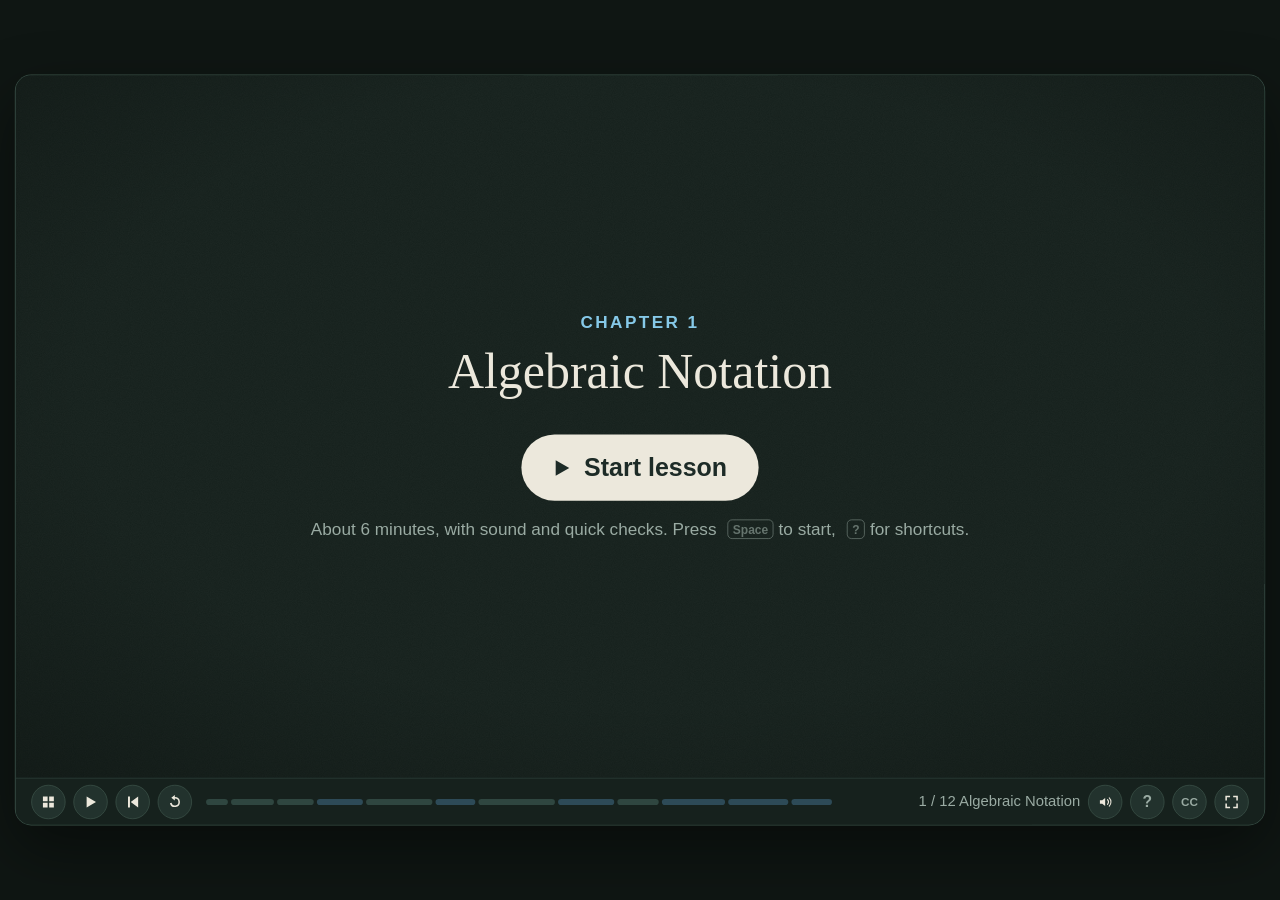
<file: a-first-book-in-algebra/ch01/index.html>
<!doctype html>
<html lang="en">
<head>
<meta charset="utf-8">
<meta name="viewport" content="width=device-width, initial-scale=1">
<title>Algebraic Notation — A First Book in Algebra</title>
<link rel="stylesheet" href="../lib/engine.css">
<link rel="expect" href="#bar" blocking="render"><!-- hold the first frame until the player exists, so the page transition can run -->
</head>
<body>
<script src="../lib/engine.js"></script>
<script src="audio/en/timings.js"></script>
<script>
'use strict';
const CHAPTER = { number: 1, title: 'Algebraic Notation', minutes: 6, language: 'en' };   // set next once the next chapter exists

/* ---------- chapter drawing helpers ---------- */
const mline = (p, parts, x, y, t0, fill = COL.chalk, size = 48, anchor = 'middle') => { const e = M(p, [].concat(parts), { x, y, size, fill, anchor, o: 0 }); show(e, t0); return e; };
const text = (p, str, x, y, t0, { size = 30, fill = COL.chalk, anchor = 'start', weight = 500 } = {}) => { const e = T(p, str, { x, y, size, fill, anchor, weight, o: 0 }); show(e, t0); return e; };
// A quantity bar: the recurring picture for "times as many" (see BOOK.md). Label may be '' for an unnamed bar.
const qtyBar = (p, x, y, w, label, color) => {
  const g = G(p, { x, y, o: 0 });
  mk('rect', { x: 0, y: -34, width: w, height: 68, rx: 10, fill: mix(COL.board, color, .4), stroke: color, 'stroke-width': 2.5 }, g);
  const lab = label ? M(g, [label], { x: w / 2, y: 13, size: 40, fill: COL.chalk }) : null;
  return { g, lab };
};

/* ---------- beats: [id, title, run(m, D), { ask }?] ---------- */
const BEATS = [
  ['intro', 'Algebraic Notation', (m, D) => {
    const g = G(scene, { o: 0, y: 24 });
    T(g, 'Chapter 1', { x: 800, y: 320, size: 28, fill: COL.dim, anchor: 'middle' });
    T(g, 'Algebraic Notation', { x: 800, y: 430, size: 88, weight: 600, anchor: 'middle' });
    tw(g, { o: 1, y: 0 }, .2, 1.1, out);
    const r = text(scene, 'How algebra writes numbers — and turns sentences into equations.', 800, 600, m('sub'), { size: 34, fill: COL.dim, anchor: 'middle' });
    tw(g, { o: 0, y: -24 }, D - .9, .8); hide(r, D - .9, .8);
  }],
  ['letters', 'A letter holds a number', (m) => {
    const p = panel(0);
    const expr = mline(p, 'x + 4', 620, 430, .25, COL.chalk, 88);
    const c1 = chip(p, ['12'], COL.whole, { x: 1150, y: 280, size: 40, o: 0, s: .6 });
    const c2 = chip(p, ['0.5'], COL.whole, { x: 1265, y: 445, size: 40, o: 0, s: .6 });
    const c3 = chip(p, [F(2, 3)], COL.whole, { x: 1150, y: 610, size: 40, o: 0, s: .6 });
    pop(c1, m('any')); pop(c2, m('any') + .25); pop(c3, m('any') + .5);
    text(p, 'x can be any of these', 1195, 730, m('any') + .9, { size: 30, fill: COL.dim, anchor: 'middle' });
    pulse(expr, m('holds'), 1.25);
    text(p, 'it holds the number\'s place', 620, 560, m('holds') + .5, { size: 32, fill: COL.task, anchor: 'middle', weight: 600 });
  }],
  ['coeff', 'The coefficient', (m) => {
    const p = panel(0);
    let row = tokens(p, ['x', '+', 'x', '+', 'x'], { x: 800, y: 380, size: 64, anchor: 'middle' });
    row.forEach((e, i) => { put(e, { o: 0 }); show(e, .2 + i * .08, .4); });
    pulse(row[0], m('row')); pulse(row[4], m('row') + .2);
    row = collapse(row, 0, 4, ['3x'], m('threex'), { color: COL.task });
    text(p, 'the coefficient counts the copies', 800, 545, m('coefficient'), { size: 34, fill: COL.task, anchor: 'middle', weight: 600 });
    draw(path(p, 'M760 455Q800 490 840 455', { stroke: COL.task, 'stroke-width': 3 }, { d: 0 }), m('coefficient') + .2, .5);
  }],
  ['q1', 'Quick check', () => {
    const p = panel(0);
    const row = tokens(p, ['x', '+', 'x', '+', 'x', '+', 'x', '+', 'x'], { x: 800, y: 380, size: 44, anchor: 'middle' });
    row.forEach((e, i) => { put(e, { o: 0 }); show(e, .2 + i * .05, .4); });
  }, { ask: done => quiz(BAND, [{
    id: 'c-coeff',
    prompt: ['Which matches five copies of x, added?'],
    build: choice([['5 + x'], [$m('x', E(5))], ['5x']], 2,
      'The coefficient counts the copies: 5x.',
      ['That adds 5 and x — not five copies of x.', 'A power multiplies five factors; these are added.', null]),
  }], done) }],
  ['powers', 'The power', (m) => {
    const p = panel(0);
    let row = tokens(p, ['x', '·', 'x', '·', 'x'], { x: 800, y: 330, size: 64, anchor: 'middle' });
    row.forEach((e, i) => { put(e, { o: 0 }); show(e, .2 + i * .07, .4); });
    pulse(row[0], m('multiplied'));
    row = collapse(row, 0, 4, ['x', E(3)], m('third'), { color: COL.nat });
    text(p, 'the power counts the factors', 800, 490, m('power'), { size: 34, fill: COL.nat, anchor: 'middle', weight: 600 });
    const a = mline(p, '3x', 560, 680, m('power') + 1.4, COL.whole, 54);
    const at = text(p, 'copies added', 560, 735, m('power') + 1.4, { size: 26, fill: COL.dim, anchor: 'middle' });
    const b = mline(p, ['x', E(3)], 1040, 680, m('power') + 1.9, COL.nat, 54);
    const bt = text(p, 'factors multiplied', 1040, 735, m('power') + 1.9, { size: 26, fill: COL.dim, anchor: 'middle' });
  }],
  ['q2', 'Quick check', () => {
    const p = panel(0);
    mline(p, ['x', E(3)], 800, 400, .25, COL.chalk, 96);
  }, { ask: done => quiz(BAND, [{
    id: 'c-power',
    prompt: ['What does ', $m('x', E(3)), ' mean?'],
    build: choice([[$m('x · x · x')], [$m('x + x + x')], [$m('3 · x')]], 0,
      'Three factors of x, multiplied.',
      [null, 'That is 3x — copies added, not factors multiplied.', 'That is 3x again — a coefficient, not a power.']),
  }], done) }],
  ['method', 'Let x be the number', (m) => {
    const p = panel(0);
    text(p, 'The sum of two numbers is 60; the greater is four times the less.', 800, 120, .3, { size: 30, fill: COL.dim, anchor: 'middle' });
    const b1 = qtyBar(p, 170, 280, 110, 'x', COL.task);
    const b2 = qtyBar(p, 304, 280, 440, '4x', COL.nat);
    tw(b1.g, { o: 1 }, m('bars'), .5);
    tw(b2.g, { o: 1 }, m('bars') + .3, .5);
    text(p, 'the less', 225, 350, m('let'), { size: 28, fill: COL.dim, anchor: 'middle' });
    text(p, 'the greater', 524, 350, m('let') + .2, { size: 28, fill: COL.dim, anchor: 'middle' });
    bracketH(p, 170, 744, 400, 'sum = 60', COL.whole, m('sum'));
    eqLine(p, '4x + x', '60', 240, m('sum') + .8, { xEq: 1150 });
    eqLine(p, '5x', '60', 330, m('combine'), { xEq: 1150, note: 'combined', noteX: 1330 });
    eqLine(p, 'x', '12', 420, m('less'), { xEq: 1150, fill: COL.task });
    eqLine(p, '4x', '48', 510, m('greater'), { xEq: 1150, fill: COL.nat });
    hide(b1.lab, m('less'), .3);
    mline(p, '12', 225, 293, m('less') + .3, COL.good, 42);
    hide(b2.lab, m('greater'), .3);
    mline(p, '48', 524, 293, m('greater') + .3, COL.good, 42);
    text(p, 'Every word problem becomes a sentence in x.', 800, 640, m('greater') + 2, { size: 32, fill: COL.dim, anchor: 'middle' });
  }],
  ['q3', 'Quick check', () => {
    const p = panel(0);
    const b1 = qtyBar(p, 560, 300, 110, '', COL.task);
    const b2 = qtyBar(p, 694, 300, 220, '', COL.nat);
    tw(b1.g, { o: 1 }, .3, .5); tw(b2.g, { o: 1 }, .55, .5);
    bracketH(p, 560, 914, 380, 'sum = 129', COL.whole, .9);
  }, { ask: done => quiz(BAND, [{
    id: 'c-eq',
    prompt: ['Which equation fits?'],
    build: choice([[$m('2x − x = 129')], [$m('x + 2x = 129')], [$m('x + 2 = 129')]], 1,
      'Less x plus greater 2x — together 129.',
      ['That is a difference; the picture shows a sum.', null, 'Twice the less is 2x, not 2.']),
  }], done) }],
  ['wrap', 'Summary', (m) => {
    const p = panel(0);
    [['A letter stands for a number waiting to be found.', 'w1'],
     ['A coefficient counts copies added; a power counts factors multiplied.', 'w2'],
     ['Let x be the number, then write the sentence as an equation.', 'w3']].forEach(([str, mark], i) => {
      const g = G(p, { x: -16, y: 280 + i * 150, o: 0 });
      mk('circle', { cx: 200, cy: -12, r: 26, fill: COL.task }, g);
      T(g, String(i + 1), { x: 200, y: -1, size: 30, fill: COL.board, weight: 700, anchor: 'middle' });
      T(g, str, { x: 260, size: 33, weight: 600 });
      tw(g, { o: 1, x: 0 }, m(mark), .6);
    });
    text(p, 'Now try the chapter practice.', 800, 820, m('end'), { size: 30, fill: COL.dim, anchor: 'middle' });
  }],
  ['final1', 'Chapter practice', () => { panel(0); }, { ask: done => quiz(SCREEN, [
    { id: 'p-horse-eq',
      prompt: ['Let x be the horse\'s cost, in dollars. The whole purchase came to $500. Write the total as an equation.'],
      build: blanks([{ parts: ['x + 3x = ', { box: '500' }],
        why: 'The carriage is three times the horse (3x), and together they cost $500: 4x = 500.',
        hint: 'The carriage cost three times x, so together: x + 3x.' }]) },
    { id: 'p-horse-cost',
      prompt: ['What did the horse cost?'],
      build: blanks([{ parts: ['The horse cost $', { box: '125' }],
        why: '4x = 500, so x = 125 — and the carriage was 3x = $375. Check: 125 + 375 = 500.',
        hint: 'Divide 500 by 4.' }]) },
  ], done, 'Chapter practice') }],
  ['final2', 'Chapter practice', () => { panel(0); }, { ask: done => quiz(SCREEN, [
    { id: 'p-farm-diff',
      prompt: ['Let x be the smaller farm, in acres. One is six times the other, and they differ by 250 acres. Write the difference as an equation.'],
      build: blanks([{ parts: ['6x − x = ', { box: '250' }],
        why: 'Six copies of x minus one copy is 5x — and the difference is 250 acres.',
        hint: 'Six copies of x minus one copy leaves five copies.' }]) },
    { id: 'p-farm-size',
      prompt: ['How big is the smaller farm?'],
      build: blanks([{ parts: ['x = ', { box: '50' }, ' acres'],
        why: '5x = 250, so x = 50. The larger farm is 6x = 300 — check: 300 − 50 = 250.',
        hint: 'Divide 250 by 5.' }]) },
  ], done, 'Chapter practice') }],
  ['finish', 'Finished', () => { panel(0); }, { ask: finishCard }],
].map(([id, title, run, extra]) => ({ id, title, run, ...extra }));

boot();
</script>
</body>
</html>
</file>
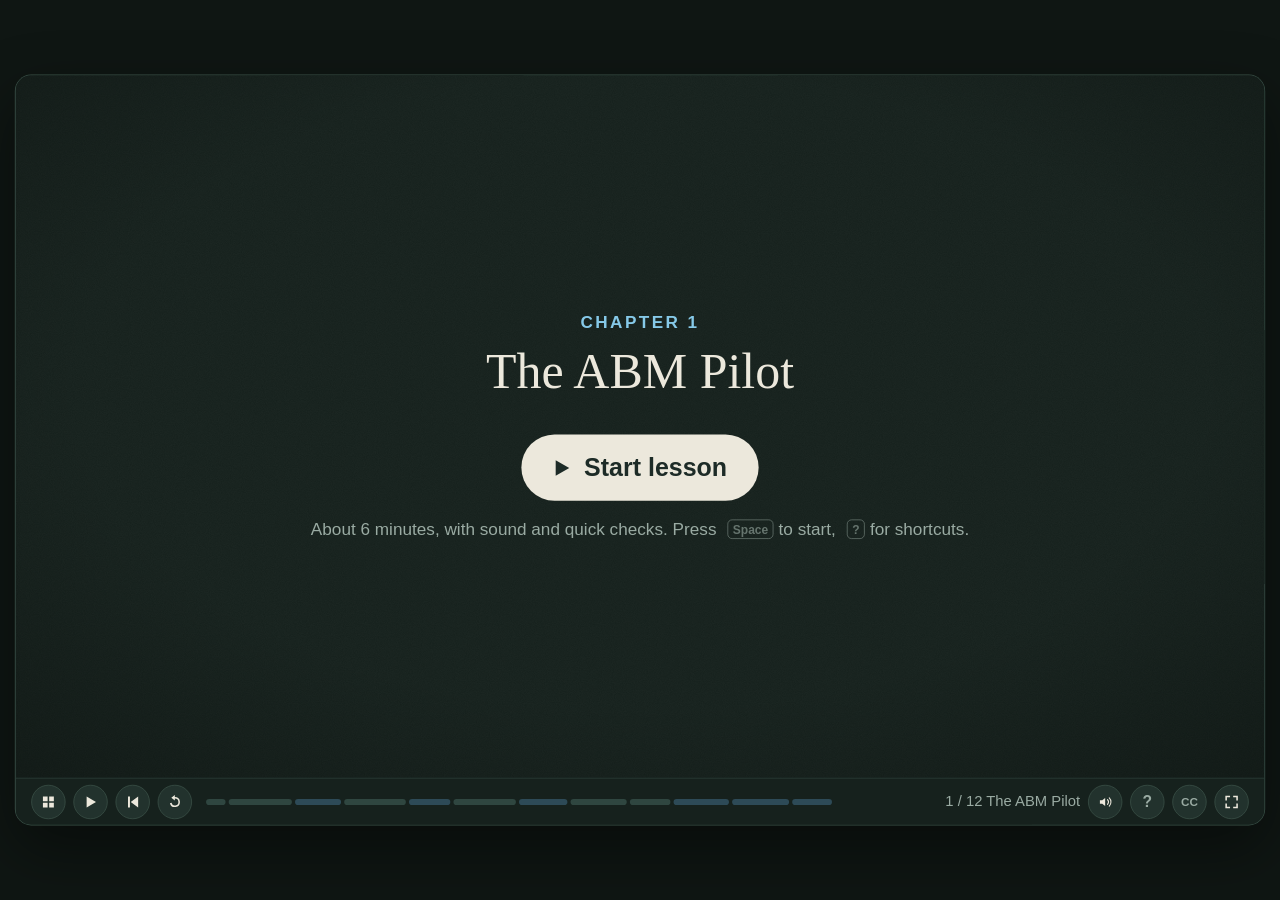
<file: abm-pilot/ch01/index.html>
<!doctype html>
<html lang="en">
<head>
<meta charset="utf-8">
<meta name="viewport" content="width=device-width, initial-scale=1">
<title>The ABM Pilot — ABM</title>
<link rel="stylesheet" href="../lib/engine.css">
<link rel="expect" href="#bar" blocking="render"><!-- hold the first frame until the player exists, so the page transition can run -->
</head>
<body>
<script src="../lib/engine.js"></script>
<script src="audio/en/timings.js"></script>
<script>
'use strict';
const CHAPTER = { number: 1, title: 'The ABM Pilot', minutes: 6, language: 'en' };   // set next once the next chapter exists

/* ---------- chapter drawing helpers ---------- */
const text = (p, str, x, y, t0, { size = 30, fill = COL.chalk, anchor = 'start', weight = 500 } = {}) => { const e = T(p, str, { x, y, size, fill, anchor, weight, o: 0 }); show(e, t0); return e; };

/* ---------- beats: [id, title, run(m, D), { ask }?] ---------- */
const BEATS = [
  ['intro', 'The ABM Pilot', (m, D) => {
    const g = G(scene, { o: 0, y: 24 });
    T(g, 'Chapter 1', { x: 800, y: 320, size: 28, fill: COL.dim, anchor: 'middle' });
    T(g, 'The ABM Pilot', { x: 800, y: 430, size: 88, weight: 600, anchor: 'middle' });
    tw(g, { o: 1, y: 0 }, .2, 1.1, out);
    const r = text(scene, 'Precision beats volume — pick, warm up, then activate.', 800, 600, m('sub'), { size: 34, fill: COL.dim, anchor: 'middle' });
    tw(g, { o: 0, y: -24 }, D - .9, .8); hide(r, D - .9, .8);
  }],
  ['fit', 'The fit checklist', (m) => {
    const p = panel(0);
    const items = [
      ['Deal size ≥ $30k', 'good'], ['Committee ≥ 3', 'good'], ['Clear ICP', 'good'],
      ['Content capability', 'good'], ['Sales cycle ≥ 6 mo', 'flag'], ['Sponsorship', 'dim'],
    ];
    items.forEach(([str, kind], i) => {
      const x = 130 + (i % 3) * 470, y = 210 + Math.floor(i / 3) * 190;
      const g = G(p, { x, y, o: 0 });
      const col = kind === 'good' ? COL.good : kind === 'flag' ? COL.task : COL.faint;
      mk('rect', { width: 420, height: 120, rx: 14, fill: mix(COL.board, col, kind === 'dim' ? .08 : .22), stroke: col, 'stroke-width': 2.5 }, g);
      T(g, str, { x: 30, y: 52, size: 29, fill: kind === 'dim' ? COL.dim : COL.chalk, weight: 600 });
      T(g, kind === 'good' ? '✓' : kind === 'flag' ? '! fix or adapt' : 'n/a — solo', { x: 30, y: 94, size: 25, fill: col, weight: 600 });
      tw(g, { o: 1 }, .2 + i * .18, .4, back);
    });
    text(p, 'the checklist gates — it doesn\'t decorate', 800, 660, m('flag'), { size: 30, fill: COL.task, anchor: 'middle', weight: 600 });
  }],
  ['q1', 'Quick check', () => {
    const p = panel(0);
    const c = chip(p, ['ACV ≥ ?'], COL.task, { x: 800, y: 350, size: 38, o: 0, s: .6 });
    pop(c, .25);
  }, { ask: done => quiz(BAND, [{
    id: 'c-acv',
    prompt: ['Minimum deal size for ABM to pay off?'],
    build: choice([['$3,000'], ['$300,000'], ['$30,000']], 2,
      'Below $30k, personalization costs more than the deal.',
      ['Far too low — ABM economics need bigger deals.', 'That is enterprise-only; the bar is lower.', null]),
  }], done) }],
  ['tiers', 'Three tiers', (m) => {
    const p = panel(0);
    const row = (y, w, name, desc, color, t0) => {
      const g = G(p, { x: 800 - w / 2, y, o: 0 });
      mk('rect', { width: w, height: 100, rx: 14, fill: mix(COL.board, color, .26), stroke: color, 'stroke-width': 2.5 }, g);
      T(g, name, { x: w / 2, y: 40, size: 32, fill: COL.chalk, anchor: 'middle', weight: 600 });
      T(g, desc, { x: w / 2, y: 76, size: 24, fill: COL.dim, anchor: 'middle' });
      tw(g, { o: 1 }, t0, .5);
      return g;
    };
    row(200, 460, 'Tier 1 — one to one', '5–20 accounts, fully personal', COL.task, m('t1'));
    row(340, 860, 'Tier 2 — one to few', 'clusters get shared, tailored content', COL.whole, m('t2'));
    row(480, 1240, 'Tier 3 — one to many', 'mostly automated, wide but shallow', COL.faint, m('t3'));
    text(p, 'personalization depth', 800, 650, m('t3') + .6, { size: 28, fill: COL.dim, anchor: 'middle' });
  }],
  ['q2', 'Quick check', () => {
    const p = panel(0);
    const c = chip(p, ['Tier 1 — 1:1'], COL.task, { x: 800, y: 350, size: 36, o: 0, s: .6 });
    pop(c, .25);
  }, { ask: done => quiz(BAND, [{
    id: 'c-tier',
    prompt: ['Tier 1 stays personal — but only within a range. Fill it in.'],
    build: blanks([{ parts: ['Tier 1: ', { box: '5' }, ' to ', { box: '20' }, ' accounts.'],
      why: 'Past ~20 accounts, 1:1 personalization stops scaling.',
      hint: 'The tier model range.' }]),
  }], done) }],
  ['lists', 'Three lists', (m) => {
    const p = panel(0);
    const col = (x, name, sub, color, t0) => {
      const g = G(p, { x, y: 250, o: 0 });
      mk('rect', { width: 380, height: 150, rx: 14, fill: mix(COL.board, color, .22), stroke: color, 'stroke-width': 2.5 }, g);
      T(g, name, { x: 190, y: 62, size: 32, fill: COL.chalk, anchor: 'middle', weight: 600 });
      T(g, sub, { x: 190, y: 105, size: 24, fill: COL.dim, anchor: 'middle' });
      tw(g, { o: 1 }, t0, .5);
      return g;
    };
    col(140, 'Cluster', 'interesting, not moving', COL.dim, m('cluster'));
    col(610, 'Future Pipeline', 'signals worth watching', COL.whole, m('future'));
    col(1080, 'Active Focus', 'need confirmed — the shortlist', COL.task, m('active'));
    const arrowR = (x1, x2, y, t0) => {
      const g = path(p, `M${x1} ${y}H${x2 - 14}M${x2 - 24} ${y - 11}L${x2} ${y}L${x2 - 24} ${y + 11}`, { stroke: COL.dim, 'stroke-width': 3 }, { o: 0 });
      show(g, t0, .35);
    };
    arrowR(528, 602, 325, m('future') + .4);
    arrowR(998, 1072, 325, m('active') + .4);
    text(p, '2+ engagements in 30 days', 565, 470, m('future') + .7, { size: 25, fill: COL.whole, anchor: 'middle' });
    text(p, 'need confirmed in conversation', 1035, 470, m('active') + .9, { size: 25, fill: COL.whole, anchor: 'middle' });
    text(p, 'accounts move as they engage', 800, 620, m('active') + 1.4, { size: 28, fill: COL.dim, anchor: 'middle' });
  }],
  ['q3', 'Quick check', () => {
    const p = panel(0);
    const c1 = chip(p, ['2 engagements'], COL.whole, { x: 620, y: 350, size: 32, o: 0, s: .6 });
    const c2 = chip(p, ['30 days'], COL.task, { x: 960, y: 350, size: 32, o: 0, s: .6 });
    pop(c1, .25); pop(c2, .45);
  }, { ask: done => quiz(BAND, [{
    id: 'c-move',
    prompt: ['Two engagements in 30 days — where to?'],
    build: choice([['Future Pipeline'], ['Active Focus'], ['Stays on Cluster']], 0,
      'That is the Cluster-to-Future threshold.',
      [null, 'Active Focus needs confirmed need.', 'The threshold is met — move it.']),
  }], done) }],
  ['warmup', 'Warm up first', (m) => {
    const p = panel(0);
    text(p, 'cold outreach', 340, 300, .3, { size: 30, fill: COL.bad, anchor: 'end', weight: 600 });
    const cold = rect(p, 380, 258, 120, 60, mix(COL.board, COL.bad, .4), 0, COL.bad);
    tw(cold, { o: 1 }, .4, .5);
    text(p, '< 5% respond', 380, 370, .6, { size: 27, fill: COL.bad });
    text(p, 'warmed accounts', 340, 500, m('warm'), { size: 30, fill: COL.good, anchor: 'end', weight: 600 });
    const warm = rect(p, 380, 458, 1000, 60, mix(COL.board, COL.good, .4), 0, COL.good);
    put(warm, { a_width: 0 });
    tw(warm, { o: 1, a_width: 1000 }, m('warm'), 1.1);
    text(p, '30–70% respond', 1380, 570, m('warm') + 1.1, { size: 27, fill: COL.good, anchor: 'end' });
    text(p, 'same people, same message — but they know you', 800, 700, m('warm') + 1.6, { size: 30, fill: COL.dim, anchor: 'middle' });
  }],
  ['wrap', 'Summary', (m) => {
    const p = panel(0);
    [['ABM is precision on ICP-fit accounts, not spray and pray.', 'w1'],
     ['Tiers set the effort; lists set the urgency.', 'w2'],
     ['Warm up before activation — always.', 'w3']].forEach(([str, mark], i) => {
      const g = G(p, { x: -16, y: 280 + i * 150, o: 0 });
      mk('circle', { cx: 200, cy: -12, r: 26, fill: COL.task }, g);
      T(g, String(i + 1), { x: 200, y: -1, size: 30, fill: COL.board, weight: 700, anchor: 'middle' });
      T(g, str, { x: 260, size: 33, weight: 600 });
      tw(g, { o: 1, x: 0 }, m(mark), .6);
    });
    text(p, 'Now try the chapter practice.', 800, 820, m('end'), { size: 30, fill: COL.dim, anchor: 'middle' });
  }],
  ['final1', 'Chapter practice', () => { panel(0); }, { ask: done => quiz(SCREEN, [
    { id: 'p-pilot',
      prompt: ['You never launch ABM at full scale. Prove the model on a pilot range of accounts.'],
      build: blanks([{ parts: ['Pilot on ', { box: '20' }, ' to ', { box: '50' }, ' accounts, then operationalize, then scale.'],
        why: 'The skill\'s rule: pilot, operationalize, scale — never a full-scale launch.',
        hint: 'The pilot range.' }]),
    },
  ], done, 'Chapter practice') }],
  ['final2', 'Chapter practice', () => { panel(0); }, { ask: done => quiz(SCREEN, [
    { id: 'p-warm',
      prompt: ['The warm-up numbers — the business case for warming up before outreach.'],
      build: blanks([{ parts: ['Cold outreach converts under ', { box: '5' }, '%; warmed accounts respond from ', { box: '30' }, '% upward.'],
        why: 'Warm-up multiplies response rates six-fold — same people, same message.',
        hint: 'Under 5% cold; 30–70% warm.' }]),
    },
  ], done, 'Chapter practice') }],
  ['finish', 'Finished', () => { panel(0); }, { ask: finishCard }],
].map(([id, title, run, extra]) => ({ id, title, run, ...extra }));

boot();
</script>
</body>
</html>
</file>
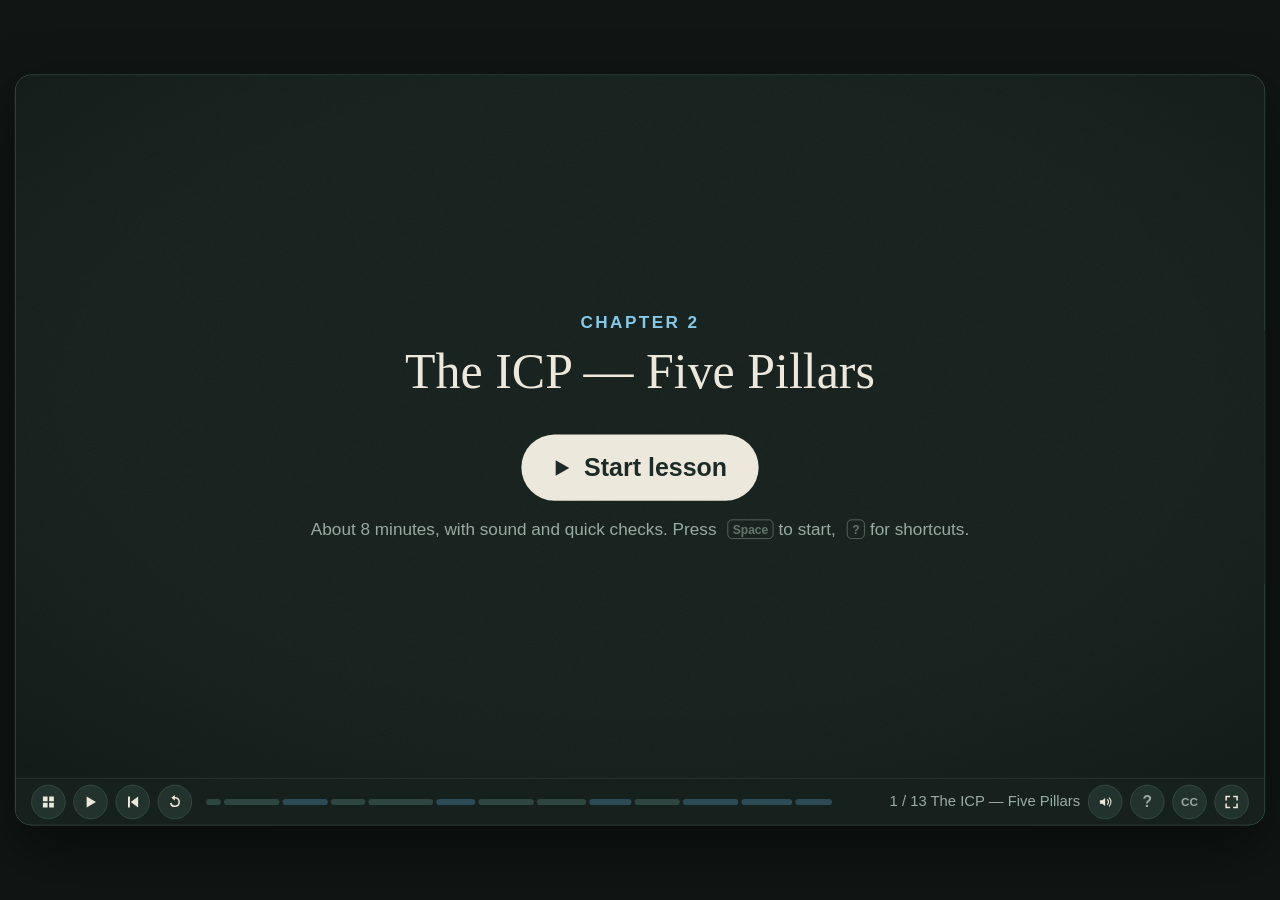
<file: abm-pilot/ch02/index.html>
<!doctype html>
<html lang="en">
<head>
<meta charset="utf-8">
<meta name="viewport" content="width=device-width, initial-scale=1">
<title>The ICP — Five Pillars — ABM</title>
<link rel="stylesheet" href="../lib/engine.css">
<link rel="expect" href="#bar" blocking="render"><!-- hold the first frame until the player exists, so the page transition can run -->
</head>
<body>
<script src="../lib/engine.js"></script>
<script src="audio/en/timings.js"></script>
<script>
'use strict';
const CHAPTER = { number: 2, title: 'The ICP — Five Pillars', minutes: 8, language: 'en' };   // set next once the next chapter exists

/* ---------- chapter drawing helpers ---------- */
const text = (p, str, x, y, t0, { size = 30, fill = COL.chalk, anchor = 'start', weight = 500 } = {}) => { const e = T(p, str, { x, y, size, fill, anchor, weight, o: 0 }); show(e, t0); return e; };

/* ---------- beats: [id, title, run(m, D), { ask }?] ---------- */
const BEATS = [
  ['intro', 'The ICP — Five Pillars', (m, D) => {
    const g = G(scene, { o: 0, y: 24 });
    T(g, 'Chapter 2', { x: 800, y: 320, size: 28, fill: COL.dim, anchor: 'middle' });
    T(g, 'The ICP — Five Pillars', { x: 800, y: 430, size: 88, weight: 600, anchor: 'middle' });
    tw(g, { o: 1, y: 0 }, .2, 1.1, out);
    const r = text(scene, 'Know exactly who can buy from you.', 800, 600, m('sub'), { size: 34, fill: COL.dim, anchor: 'middle' });
    tw(g, { o: 0, y: -24 }, D - .9, .8); hide(r, D - .9, .8);
  }],
  ['pillars', 'Five pillars', (m) => {
    const p = panel(0);
    const names = ['Firmographics', 'Committee', 'Qualification', 'Segmentation', 'Enrichment'];
    names.forEach((n, i) => {
      const x = 190 + i * 270;
      const g = G(p, { x, y: 240, o: 0 });
      mk('rect', { width: 240, height: 90, rx: 14, fill: mix(COL.board, COL.whole, i === 0 ? .3 : .1), stroke: i === 0 ? COL.task : COL.faint, 'stroke-width': i === 0 ? 3 : 1.5 }, g);
      T(g, `${i + 1}. ${n}`, { x: 120, y: 53, size: 24, fill: COL.chalk, anchor: 'middle', weight: 600 });
      tw(g, { o: 1 }, m('pillars') + i * .25, .4, back);
    });
    text(p, 'built from your best customers — the top 20%', 800, 470, m('firmo'), { size: 30, fill: COL.dim, anchor: 'middle' });
    text(p, 'generate 80% of the revenue', 800, 520, m('pareto'), { size: 34, fill: COL.good, anchor: 'middle', weight: 600 });
    ['industry', 'revenue', 'headcount', 'geography', 'growth'].forEach((s, i) => {
      const c = chip(p, [s], COL.whole, { x: 350 + i * 230, y: 680, size: 27, o: 0, s: .6 });
      pop(c, m('pareto') + .6 + i * .15);
    });
  }],
  ['q1', 'Quick check', () => {
    const p = panel(0);
    const c = chip(p, ['100–500 people'], COL.whole, { x: 800, y: 350, size: 32, o: 0, s: .6 });
    pop(c, .25);
  }, { ask: done => quiz(BAND, [{
    id: 'c-influence',
    prompt: ['How many people influence a purchase at this size?'],
    build: choice([['About 3'], ['About 7'], ['About 20']], 1,
      'Harvard Business Review: about seven at this company size.',
      ['Too few — committees are bigger than you think.', null, 'That is enterprise scale; here it is about seven.']),
  }], done) }],
  ['concentration', 'Concentration', (m) => {
    const p = panel(0);
    const rows = [['Industrial Automation', 27.4, COL.whole], ['Automotive Components', 17.7, COL.task],
                  ['Process Manufacturing', 15.9, COL.real], ['Electrical Equipment', 11.5, COL.nat]];
    rows.forEach(([name, pct, color], i) => {
      const y = 210 + i * 105;
      text(p, name, 480, y + 30, .3 + i * .2, { size: 27, fill: COL.chalk, anchor: 'end' });
      const bar = rect(p, 510, y, pct * 22, 58, mix(COL.board, color, .35), 0, color);
      put(bar, { a_width: 0 });
      tw(bar, { o: 1, a_width: pct * 22 }, .4 + i * .25, .8);
      text(p, pct + '%', 530 + pct * 22, y + 38, .6 + i * .25, { size: 25, fill: color });
    });
    const line = text(p, 'top 4 verticals: 72.6% of revenue — from 58% of customers', 800, 720, m('concentration'), { size: 30, fill: COL.task, anchor: 'middle', weight: 600 });
    pulse(line, m('concentration') + .8, 1.05);
  }],
  ['qualify', 'Qualify and disqualify', (m) => {
    const p = panel(0);
    const col = (x, title, color, items, t0) => {
      const g = G(p, { x, y: 150, o: 0 });
      mk('rect', { width: 640, height: 520, rx: 14, fill: mix(COL.board, color, .1), stroke: color, 'stroke-width': 2.5 }, g);
      T(g, title, { x: 320, y: 52, size: 30, fill: color, anchor: 'middle', weight: 700 });
      tw(g, { o: 1 }, t0, .5);
      items.forEach((s, i) => {
        const l = T(g, '· ' + s, { x: 40, y: 110 + i * 62, size: 26, fill: COL.chalk, o: 0 });
        show(l, t0 + .3 + i * .2, .35);
      });
    };
    col(110, 'must pass ALL', COL.good, ['revenue + industry fit', 'committee reachable', 'budget evidence', 'need evidence'], m('must'));
    col(850, 'any one excludes', COL.bad, ['builds it in-house', 'locked into a competitor', 'outside your geography', 'below the ACV floor'], m('disqualify'));
    text(p, 'disqualifiers come from your lost deals', 800, 760, m('lost'), { size: 30, fill: COL.task, anchor: 'middle', weight: 600 });
  }],
  ['q2', 'Quick check', () => {
    const p = panel(0);
    const c = chip(p, ['20% → 80%'], COL.good, { x: 800, y: 350, size: 36, o: 0, s: .6 });
    pop(c, .25);
  }, { ask: done => quiz(BAND, [{
    id: 'c-pareto',
    prompt: ['The Pareto rule for building firmographics.'],
    build: blanks([{ parts: ['The top ', { box: '20' }, '% of customers generate ', { box: '80' }, '% of revenue.'],
      why: 'Analyze the best customers; the concentration becomes your foundation.',
      hint: 'The classic 80/20 split.' }]),
  }], done) }],
  ['clusters', 'Clusters', (m) => {
    const p = panel(0);
    [['Scaling production', 'quality at volume', 380, COL.whole], ['Industry 4.0', 'legacy meets new', 800, COL.task], ['New markets', 'compliance + localization', 1220, COL.real]].forEach(([name, sub, x, color], i) => {
      const g = G(p, { x, y: 320, o: 0 });
      mk('circle', { r: 118, fill: mix(COL.board, color, .22), stroke: color, 'stroke-width': 3 }, g);
      T(g, name, { y: -10, size: 26, fill: COL.chalk, anchor: 'middle', weight: 600 });
      T(g, sub, { y: 28, size: 21, fill: COL.dim, anchor: 'middle' });
      tw(g, { o: 1 }, m('clusters') + i * .4, .5, back);
    });
    text(p, 'shared challenges → shared messaging → 1:few programs', 800, 560, m('clusters') + 1.5, { size: 29, fill: COL.dim, anchor: 'middle' });
    text(p, 'segment by sub-vertical, use case, maturity, relationship stage', 800, 640, m('clusters') + 2, { size: 26, fill: COL.dim, anchor: 'middle' });
  }],
  ['enrich', 'Enrich & validate', (m) => {
    const p = panel(0);
    [['LinkedIn', 'low'], ['Job postings', 'free'], ['Press releases', 'free'], ['Conferences', 'free'], ['Intent data', '$$$']].forEach(([s, cost], i) => {
      const x = 220 + i * 240;
      const c = chip(p, [s], COL.whole, { x, y: 250, size: 27, o: 0, s: .6 });
      pop(c, m('sources') + i * .2);
      text(p, cost, x, 310, m('sources') + .1 + i * .2, { size: 22, fill: COL.dim, anchor: 'middle' });
    });
    const g = G(p, { x: 800, y: 520, o: 0 });
    mk('rect', { width: 900, height: 190, rx: 14, fill: mix(COL.board, COL.task, .12), stroke: COL.task, 'stroke-width': 2.5 }, g);
    T(g, 'The Diver survey', { x: 450, y: 56, size: 30, fill: COL.task, anchor: 'middle', weight: 700 });
    T(g, '6 question groups · 20–30 minutes · findings shared back', { x: 450, y: 110, size: 26, fill: COL.chalk, anchor: 'middle' });
    T(g, 'framed as collaboration, not a sales call', { x: 450, y: 152, size: 24, fill: COL.dim, anchor: 'middle' });
    tw(g, { o: 1 }, m('diver'), .6);
  }],
  ['q3', 'Quick check', () => {
    const p = panel(0);
    const c1 = chip(p, ['ICP'], COL.task, { x: 640, y: 350, size: 36, o: 0, s: .6 });
    const c2 = chip(p, ['personas'], COL.dim, { x: 960, y: 350, size: 36, o: 0, s: .6 });
    pop(c1, .25); pop(c2, .45);
  }, { ask: done => quiz(BAND, [{
    id: 'c-first',
    prompt: ['Which comes first?'],
    build: choice([['The ICP'], ['Buyer personas'], ['They are the same']], 0,
      'Personas live inside ICP companies — define the company first.',
      [null, 'Personas without an ICP resonate at companies that cannot buy.', 'Different scopes: company vs individual.']),
  }], done) }],
  ['wrap', 'Summary', (m) => {
    const p = panel(0);
    [['Firmographics from your best customers — 20% make the 80%.', 'w1'],
     ['Qualification passes on everything; disqualification excludes on anything.', 'w2'],
     ['The ICP holds the company; personas live inside it.', 'w3']].forEach(([str, mark], i) => {
      const g = G(p, { x: -16, y: 280 + i * 150, o: 0 });
      mk('circle', { cx: 200, cy: -12, r: 26, fill: COL.task }, g);
      T(g, String(i + 1), { x: 200, y: -1, size: 30, fill: COL.board, weight: 700, anchor: 'middle' });
      T(g, str, { x: 260, size: 33, weight: 600 });
      tw(g, { o: 1, x: 0 }, m(mark), .6);
    });
    text(p, 'Now try the chapter practice.', 800, 820, m('end'), { size: 30, fill: COL.dim, anchor: 'middle' });
  }],
  ['final1', 'Chapter practice', () => { panel(0); }, { ask: done => quiz(SCREEN, [
    { id: 'p-committee',
      prompt: ['Influence and qualification — fill in both numbers.'],
      build: blanks([{ parts: ['About ', { box: '7' }, ' people influence a purchase; reach at least ', { box: '2' }, ' roles to qualify.'],
        why: 'Seven influencers (HBR, 100–500 employees); qualification needs two reachable roles.',
        hint: 'Influence count, then reachable roles.' }]),
    },
  ], done, 'Chapter practice') }],
  ['final2', 'Chapter practice', () => { panel(0); }, { ask: done => quiz(SCREEN, [
    { id: 'p-diver',
      prompt: ['The Diver survey method — fill in both numbers.'],
      build: blanks([{ parts: [{ box: '6' }, ' question groups, in a ', { box: '20' }, '-to-30-minute interview.'],
        why: 'Structured customer interviews validate the ICP better than assumptions.',
        hint: 'Question groups, then minimum minutes.' }]),
    },
  ], done, 'Chapter practice') }],
  ['finish', 'Finished', () => { panel(0); }, { ask: finishCard }],
].map(([id, title, run, extra]) => ({ id, title, run, ...extra }));

boot();
</script>
</body>
</html>
</file>
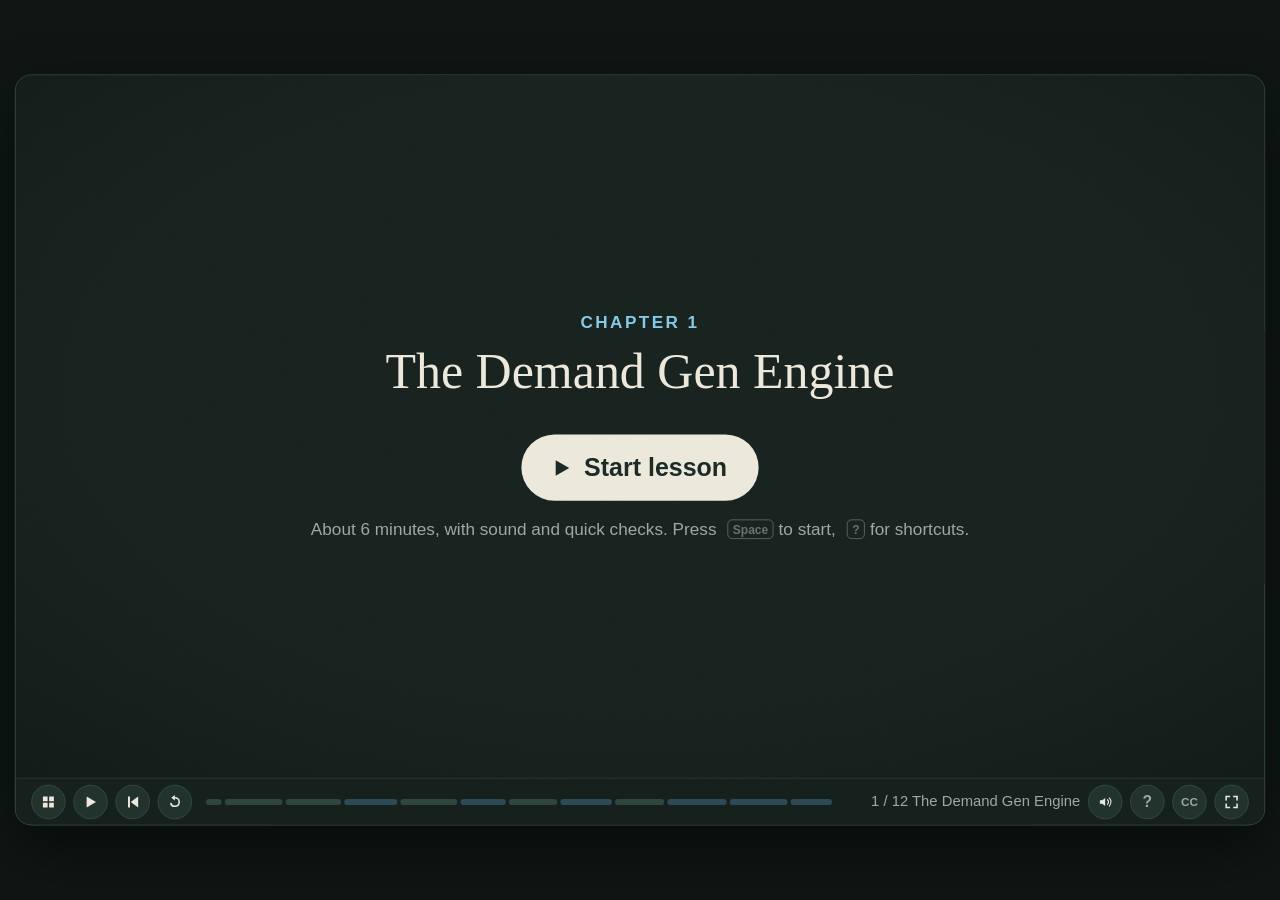
<file: demand-gen-engine/ch01/index.html>
<!doctype html>
<html lang="en">
<head>
<meta charset="utf-8">
<meta name="viewport" content="width=device-width, initial-scale=1">
<title>The Demand Gen Engine — Demand Gen</title>
<link rel="stylesheet" href="../lib/engine.css">
<link rel="expect" href="#bar" blocking="render"><!-- hold the first frame until the player exists, so the page transition can run -->
</head>
<body>
<script src="../lib/engine.js"></script>
<script src="audio/en/timings.js"></script>
<script>
'use strict';
const CHAPTER = { number: 1, title: 'The Demand Gen Engine', minutes: 6, language: 'en' };   // set next once the next chapter exists

/* ---------- chapter drawing helpers ---------- */
const text = (p, str, x, y, t0, { size = 30, fill = COL.chalk, anchor = 'start', weight = 500 } = {}) => { const e = T(p, str, { x, y, size, fill, anchor, weight, o: 0 }); show(e, t0); return e; };
// One demand-level circle (drawn from scratch each beat: deterministic replays).
const levelCircle = (p, x, r, name, months, color) => {
  const g = G(p, { x, y: 400, o: 0 });
  mk('circle', { r, fill: mix(COL.board, color, .3), stroke: color, 'stroke-width': 3 }, g);
  T(g, name, { y: -6, size: 30, fill: COL.chalk, anchor: 'middle', weight: 600 });
  T(g, months, { y: 34, size: 24, fill: COL.dim, anchor: 'middle' });
  return g;
};
const arrowR = (p, x1, x2, y, t0) => {
  const g = path(p, `M${x1} ${y}H${x2 - 16}M${x2 - 26} ${y - 12}L${x2} ${y}L${x2 - 26} ${y + 12}`, { stroke: COL.dim, 'stroke-width': 3 }, { o: 0 });
  show(g, t0, .4);
  return g;
};

/* ---------- beats: [id, title, run(m, D), { ask }?] ---------- */
const BEATS = [
  ['intro', 'The Demand Gen Engine', (m, D) => {
    const g = G(scene, { o: 0, y: 24 });
    T(g, 'Chapter 1', { x: 800, y: 320, size: 28, fill: COL.dim, anchor: 'middle' });
    T(g, 'The Demand Gen Engine', { x: 800, y: 430, size: 88, weight: 600, anchor: 'middle' });
    tw(g, { o: 1, y: 0 }, .2, 1.1, out);
    const r = text(scene, 'Create demand — don\'t chase leads.', 800, 600, m('sub'), { size: 34, fill: COL.dim, anchor: 'middle' });
    tw(g, { o: 0, y: -24 }, D - .9, .8); hide(r, D - .9, .8);
  }],
  ['waterfall', 'Three pillars', (m) => {
    const p = panel(0);
    const box = (x, label, sub, color, t0) => {
      const g = G(p, { x, y: 300, o: 0 });
      mk('rect', { y: 0, width: 420, height: 170, rx: 16, fill: mix(COL.board, color, .28), stroke: color, 'stroke-width': 2.5 }, g);
      T(g, label, { x: 210, y: 75, size: 40, fill: COL.chalk, anchor: 'middle', weight: 600 });
      T(g, sub, { x: 210, y: 120, size: 25, fill: COL.dim, anchor: 'middle' });
      tw(g, { o: 1 }, t0, .5);
      return g;
    };
    box(120, 'Awareness', 'teach the market', COL.whole, .3);
    arrowR(p, 550, 650, 385, m('awareness') + .2);
    box(640, 'Distribution', 'reach buyers where they are', COL.task, m('distribution'));
    arrowR(p, 1070, 1170, 385, m('distribution') + .3);
    box(1160, 'Capture', 'be found, be believed', COL.good, m('capture'));
    text(p, 'Content is the product — distribution is the engine.', 800, 640, m('capture') + .8, { size: 32, fill: COL.dim, anchor: 'middle' });
  }],
  ['levels', 'Three levels of demand', (m) => {
    const p = panel(0);
    draw(path(p, 'M280 620H1360', { stroke: COL.dim, 'stroke-width': 2.5, 'stroke-dasharray': '4 8' }), .3, .7);
    text(p, 'time until buying', 1360, 668, .6, { size: 25, fill: COL.dim, anchor: 'end' });
    const c1 = levelCircle(p, 500, 80, 'Content', '6–24 months out', COL.whole);
    const c2 = levelCircle(p, 850, 105, 'Solution', '3–6 months out', COL.task);
    const c3 = levelCircle(p, 1200, 130, 'Vendor', '1–3 months out', COL.nat);
    tw(c1, { o: 1 }, m('content'), .5);
    tw(c2, { o: 1 }, m('solution'), .5);
    tw(c3, { o: 1 }, m('vendor'), .5);
    text(p, 'each level needs different content', 830, 180, m('vendor') + .8, { size: 30, fill: COL.dim, anchor: 'middle' });
  }],
  ['q1', 'Quick check', () => {
    const p = panel(0);
    const c = levelCircle(p, 800, 90, 'Content', '6–24 months out', COL.whole);
    tw(c, { o: 1 }, .25, .5);
  }, { ask: done => quiz(BAND, [{
    id: 'c-level',
    prompt: ['No vendor in mind — which level?'],
    build: choice([['Content demand'], ['Solution demand'], ['Vendor demand']], 0,
      'They are learning — build trust now.',
      [null, 'That is earlier — they are still learning.', 'Vendor hunting comes last.']),
  }], done) }],
  ['engine', 'Three tracks', (m) => {
    const p = panel(0);
    const lane = (y, name, note, color, t0, build) => {
      text(p, name, 320, y - 4, t0, { size: 30, fill: color, anchor: 'end', weight: 600 });
      text(p, note, 320, y + 32, t0 + .2, { size: 23, fill: COL.dim, anchor: 'end' });
      build(t0);
    };
    lane(250, 'Always-on', 'never stops', COL.whole, .3, (t0) => {
      draw(path(p, 'M350 250H1450', { stroke: COL.whole, 'stroke-width': 4 }, { d: 0 }), t0, .9);
      for (let i = 0; i < 10; i++) show(path(p, `M${430 + i * 113} 240V260`, { stroke: COL.whole, 'stroke-width': 2.5 }, { o: 0 }), t0 + .5 + i * .06, .3);
    });
    lane(430, 'Program', '6–12 weeks per push', COL.task, m('program'), (t0) => {
      [0, 1, 2].forEach(i => {
        const g = G(p, { x: 350 + i * 380, y: 406, o: 0 });
        mk('rect', { width: 300, height: 48, rx: 10, fill: mix(COL.board, COL.task, .3), stroke: COL.task, 'stroke-width': 2 }, g);
        tw(g, { o: 1 }, t0 + i * .25, .4);
      });
    });
    lane(610, 'Signal', 'fires when a buyer moves', COL.nat, m('signal'), (t0) => {
      draw(path(p, 'M350 610H1450', { stroke: COL.faint, 'stroke-width': 2, 'stroke-dasharray': '4 8' }), t0, .8);
      [0, 1, 2, 3].forEach(i => {
        const x = 560 + i * 300;
        const g = G(p, { x, y: 610, o: 0 });
        path(g, 'M0 0Q-14 -34 -2 -44', { stroke: COL.nat, 'stroke-width': 3.5, fill: 'none' });
        mk('circle', { cy: -52, r: 6, fill: COL.nat }, g);
        tw(g, { o: 1 }, t0 + .4 + i * .2, .3, back);
      });
    });
    text(p, 'All three run at the same time.', 800, 760, m('together'), { size: 32, fill: COL.dim, anchor: 'middle' });
  }],
  ['q2', 'Quick check', () => {
    const p = panel(0);
    const t = text(p, 'the market is not buying', 800, 380, .3, { size: 36, fill: COL.dim, anchor: 'middle' });
    pulse(t, 1.1, 1.15);
  }, { ask: done => quiz(BAND, [{
    id: 'c-window',
    prompt: ['Stay visible to the __% that is not buying.'],
    build: blanks([{ parts: ['The engine protects the ', { box: '97' }, '% window.'],
      why: 'When they finally buy, you are already on the shortlist.',
      hint: 'Almost the whole market.' }]),
  }], done) }],
  ['capture', 'Why it works', (m) => {
    const p = panel(0);
    const c1 = levelCircle(p, 500, 55, 'Content', 'trust', COL.whole);
    const c2 = levelCircle(p, 800, 72, 'Solution', 'education', COL.task);
    const c3 = levelCircle(p, 1100, 88, 'Vendor', 'proof', COL.nat);
    tw(c1, { o: 1 }, .3, .5); tw(c2, { o: 1 }, .45, .5); tw(c3, { o: 1 }, .6, .5);
    const ring = mk('circle', { r: 118, fill: 'none', stroke: COL.task, 'stroke-width': 3.5, 'stroke-dasharray': '10 9' }, c3);
    pulse(ring, m('ready'), 1.08);
    text(p, '86% shortlist a vendor found before the buying process', 800, 560, m('ready') + .4, { size: 32, fill: COL.task, anchor: 'middle', weight: 600 });
    text(p, 'be findable', 700, 680, m('proof'), { size: 30, fill: COL.good, anchor: 'middle' });
    text(p, 'be believable', 940, 680, m('proof') + .3, { size: 30, fill: COL.good, anchor: 'middle' });
  }],
  ['q3', 'Quick check', () => {
    const p = panel(0);
    const c1 = chip(p, ['inquiry'], COL.nat, { x: 640, y: 350, size: 32, o: 0, s: .6 });
    const c2 = chip(p, ['names competitors'], COL.task, { x: 960, y: 350, size: 32, o: 0, s: .6 });
    pop(c1, .25); pop(c2, .45);
  }, { ask: done => quiz(BAND, [{
    id: 'c-track',
    prompt: ['A hot inquiry names competitors. Which track?'],
    build: choice([['Always-on'], ['Program-based'], ['Signal-based']], 2,
      'Signals trigger reactive execution.',
      ['Always-on never stops — it does not react.', 'Programs run to planned dates.', null]),
  }], done) }],
  ['wrap', 'Summary', (m) => {
    const p = panel(0);
    [['Create demand; don\'t chase leads.', 'w1'],
     ['Three demand levels, three jobs: trust, education, proof.', 'w2'],
     ['Run all three tracks at once — always-on, program, signal.', 'w3']].forEach(([str, mark], i) => {
      const g = G(p, { x: -16, y: 280 + i * 150, o: 0 });
      mk('circle', { cx: 200, cy: -12, r: 26, fill: COL.task }, g);
      T(g, String(i + 1), { x: 200, y: -1, size: 30, fill: COL.board, weight: 700, anchor: 'middle' });
      T(g, str, { x: 260, size: 33, weight: 600 });
      tw(g, { o: 1, x: 0 }, m(mark), .6);
    });
    text(p, 'Now try the chapter practice.', 800, 820, m('end'), { size: 30, fill: COL.dim, anchor: 'middle' });
  }],
  ['final1', 'Chapter practice', () => { panel(0); }, { ask: done => quiz(SCREEN, [
    { id: 'p-program',
      prompt: ['In the long-cycle engine, one program-based initiative runs a planned range of weeks. Fill it in.'],
      build: blanks([{ parts: ['One program: ', { box: '6' }, ' to ', { box: '12' }, ' weeks.'],
        why: 'Programs alternate on top of the always-on base, 6–12 weeks each.',
        hint: 'The long-cycle customization: weeks per program.' }]),
    },
  ], done, 'Chapter practice') }],
  ['final2', 'Chapter practice', () => { panel(0); }, { ask: done => quiz(SCREEN, [
    { id: 'p-moin',
      prompt: ['The MOIN bar: when does a piece of content deserve to be produced?'],
      build: blanks([{ parts: ['Produce only what is ', { box: '3' }, ' to ', { box: '5' }, '× better than the current #1.'],
        why: 'Below that bar you will not displace the incumbent — skip or re-angle.',
        hint: 'The 3x-5x rule.' }]),
    },
  ], done, 'Chapter practice') }],
  ['finish', 'Finished', () => { panel(0); }, { ask: finishCard }],
].map(([id, title, run, extra]) => ({ id, title, run, ...extra }));

boot();
</script>
</body>
</html>
</file>
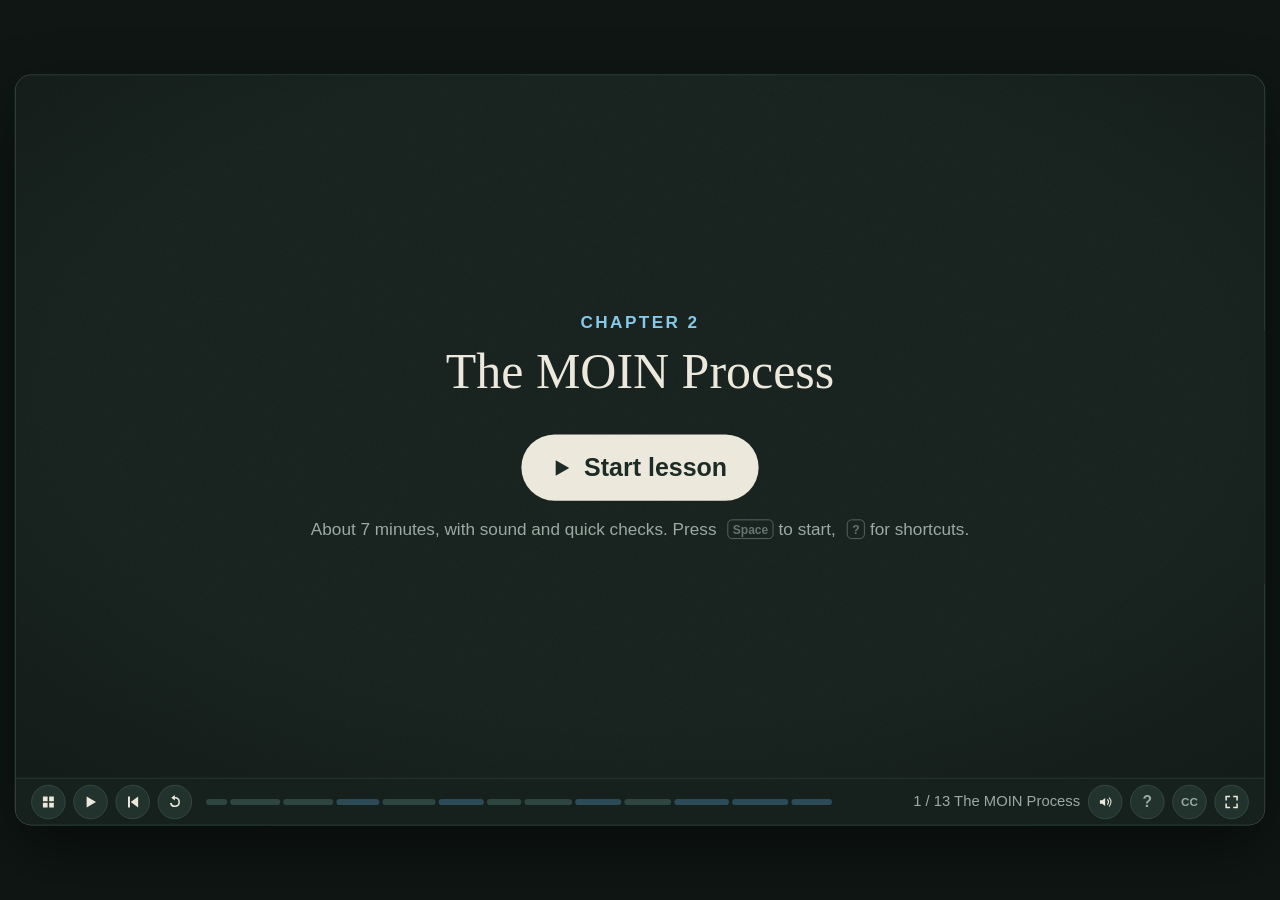
<file: demand-gen-engine/ch02/index.html>
<!doctype html>
<html lang="en">
<head>
<meta charset="utf-8">
<meta name="viewport" content="width=device-width, initial-scale=1">
<title>The MOIN Process — Demand Gen</title>
<link rel="stylesheet" href="../lib/engine.css">
<link rel="expect" href="#bar" blocking="render"><!-- hold the first frame until the player exists, so the page transition can run -->
</head>
<body>
<script src="../lib/engine.js"></script>
<script src="audio/en/timings.js"></script>
<script>
'use strict';
const CHAPTER = { number: 2, title: 'The MOIN Process', minutes: 7, language: 'en' };   // set next once the next chapter exists

/* ---------- chapter drawing helpers ---------- */
const text = (p, str, x, y, t0, { size = 30, fill = COL.chalk, anchor = 'start', weight = 500 } = {}) => { const e = T(p, str, { x, y, size, fill, anchor, weight, o: 0 }); show(e, t0); return e; };
const node = (p, x, y, label, color, r = 86) => {
  const g = G(p, { x, y, o: 0 });
  mk('circle', { r, fill: mix(COL.board, color, .3), stroke: color, 'stroke-width': 3 }, g);
  T(g, label, { y: 10, size: 26, fill: COL.chalk, anchor: 'middle', weight: 600 });
  return g;
};

/* ---------- beats: [id, title, run(m, D), { ask }?] ---------- */
const BEATS = [
  ['intro', 'The MOIN Process', (m, D) => {
    const g = G(scene, { o: 0, y: 24 });
    T(g, 'Chapter 2', { x: 800, y: 320, size: 28, fill: COL.dim, anchor: 'middle' });
    T(g, 'The MOIN Process', { x: 800, y: 430, size: 88, weight: 600, anchor: 'middle' });
    tw(g, { o: 1, y: 0 }, .2, 1.1, out);
    const r = text(scene, 'Map every question your buyers ask — answer each one best.', 800, 600, m('sub'), { size: 34, fill: COL.dim, anchor: 'middle' });
    tw(g, { o: 0, y: -24 }, D - .9, .8); hide(r, D - .9, .8);
  }],
  ['committee', 'Map the committee', (m) => {
    const p = panel(0);
    const center = node(p, 760, 430, 'Account', COL.chalk, 96);
    tw(center, { o: 1 }, m('map'), .5);
    const roles = [['Champion', COL.task, 330, 250], ['Economic buyer', COL.whole, 1190, 250],
                   ['Evaluator', COL.real, 300, 620], ['Procurement', COL.nat, 1220, 620],
                   ['Influencers', COL.dim, 760, 740]];
    roles.forEach(([label, color, x, y], i) => {
      const line = path(p, `M${760 + (x - 760) * .3} ${430 + (y - 430) * .3}L${x + (760 - x) * .25} ${y + (430 - y) * .15}`, { stroke: COL.faint, 'stroke-width': 2 }, { o: 0 });
      show(line, m('roles') + i * .3, .3);
      const g = node(p, x, y, label, color, 78);
      tw(g, { o: 1 }, m('roles') + i * .3, .4, back);
    });
    text(p, 'name each one — seniority, and where they listen', 800, 856, m('roles') + 1.8, { size: 28, fill: COL.dim, anchor: 'middle' });
  }],
  ['grid', 'The MOIN grid', (m) => {
    const p = panel(0);
    const stages = ['Problem aware', 'Solution aware', 'Active evaluation', 'Commitment'];
    const rows = [
      ['Champion', 'How do I convince my boss?', 'Which is easiest to run?', 'A demo with our data?', 'What does onboarding look like?'],
      ['Economic buyer', 'Is this big enough to fund?', 'What is the ROI?', 'How does it compare on cost?', 'What is the risk?'],
      ['Evaluator', 'Does it fit our stack?', 'What is the architecture?', 'Can we run a POC?', 'What is the SLA?'],
    ];
    stages.forEach((s, i) => text(p, s, 430 + i * 272, 150, .2 + i * .08, { size: 25, fill: COL.task, anchor: 'middle', weight: 600 }));
    rows.forEach(([role, ...cells], r) => {
      const y = 200 + r * 158;
      text(p, role, 284, y + 66, .4 + r * .15, { size: 26, fill: COL.chalk, anchor: 'end', weight: 600 });
      cells.forEach((c, i) => {
        const g = G(p, { x: 300 + i * 272, y, o: 0 });
        mk('rect', { width: 256, height: 126, rx: 10, fill: mix(COL.board, COL.whole, .1), stroke: COL.faint, 'stroke-width': 1.5 }, g);
        T(g, c, { x: 128, y: 44, size: 21, fill: COL.dim, anchor: 'middle' });
        tw(g, { o: 1 }, m('grid') + r * .5 + i * .12, .35);
      });
    });
    text(p, 'every cell: the questions that role asks at that stage', 800, 740, m('questions'), { size: 30, fill: COL.task, anchor: 'middle', weight: 600 });
  }],
  ['q1', 'Quick check', () => {
    const p = panel(0);
    const g = G(p, { x: 800, y: 360, o: 0 });
    mk('rect', { width: 480, height: 120, rx: 12, fill: mix(COL.board, COL.whole, .12), stroke: COL.faint, 'stroke-width': 1.5 }, g);
    T(g, '?', { x: 240, y: 78, size: 64, fill: COL.task, anchor: 'middle', weight: 700 });
    tw(g, { o: 1 }, .25, .5);
  }, { ask: done => quiz(BAND, [{
    id: 'c-cell',
    prompt: ['What goes inside each cell of the grid?'],
    build: choice([['A pitch'], ['Their questions'], ['Competitors']], 1,
      'MOIN maps their informational needs — their questions.',
      ['MOIN starts from their needs, not your pitch.', null, 'Comparisons come late — the grid starts at awareness.']),
  }], done) }],
  ['bar', 'The 3x-5x bar', (m) => {
    const p = panel(0);
    text(p, 'the best answer today', 340, 260, .3, { size: 28, fill: COL.dim, anchor: 'end' });
    const bar1 = rect(p, 380, 218, 300, 60, mix(COL.board, COL.faint, .35), 0, COL.faint);
    tw(bar1, { o: 1 }, .4, .5);
    text(p, 'yours — 3 to 5 times better', 340, 440, m('existing'), { size: 28, fill: COL.good, anchor: 'end', weight: 600 });
    const bar2 = rect(p, 380, 398, 1080, 60, mix(COL.board, COL.good, .4), 0, COL.good);
    put(bar2, { a_width: 0 });
    tw(bar2, { o: 1, a_width: 1080 }, m('existing'), 1.2);
    ['original data', 'expert voices', 'interactive tools', 'real numbers'].forEach((s, i) => {
      const c = chip(p, [s], COL.task, { x: 480 + i * 260, y: 600, size: 30, o: 0, s: .6 });
      pop(c, m('better') + i * .25);
    });
    text(p, 'cannot reach the bar? skip the topic.', 800, 720, m('better') + 1.4, { size: 30, fill: COL.dim, anchor: 'middle' });
  }],
  ['q2', 'Quick check', () => {
    const p = panel(0);
    const c = chip(p, ['quality gate'], COL.task, { x: 800, y: 350, size: 36, o: 0, s: .6 });
    pop(c, .25);
  }, { ask: done => quiz(BAND, [{
    id: 'c-checks',
    prompt: ['How many checks must a piece pass before publishing?'],
    build: blanks([{ parts: ['Every piece passes ', { box: '5' }, ' checks.'],
      why: 'Relevant, actionable, differentiated, aligned, repurposeable.',
      hint: 'One per quality criterion.' }]),
  }], done) }],
  ['channels', 'Map to channels', (m) => {
    const p = panel(0);
    const row = (y, kind, home, color, t0) => {
      text(p, kind, 400, y, t0, { size: 30, fill: COL.chalk, anchor: 'end', weight: 600 });
      const c = chip(p, [home], color, { x: 900, y, size: 32, o: 0, s: .6 });
      pop(c, t0 + .2);
      const others = chip(p, ['elsewhere'], COL.faint, { x: 1260, y, size: 27, o: 0, s: .6 });
      pop(others, t0 + .35);
      text(p, 'primary →', 640, y + 1, t0 + .15, { size: 22, fill: COL.dim, anchor: 'end' });
    };
    row(250, 'Thought leadership', 'LinkedIn', COL.task, .3);
    row(430, 'How-to guides', 'Blog', COL.whole, m('channels') + .3);
    row(610, 'Case studies', 'Email', COL.good, m('channels') + .8);
    text(p, 'each type has a home channel', 800, 760, m('channels') + 1.5, { size: 28, fill: COL.dim, anchor: 'middle' });
  }],
  ['calendar', 'The calendar', (m) => {
    const p = panel(0);
    for (let w = 0; w < 4; w++) {
      const x = 220 + w * 300;
      const g = G(p, { x, y: 220, o: 0 });
      mk('rect', { width: 250, height: 340, rx: 12, fill: mix(COL.board, COL.whole, .07), stroke: COL.faint, 'stroke-width': 1.5 }, g);
      T(g, `Week ${w + 1}`, { x: 125, y: 40, size: 26, fill: COL.dim, anchor: 'middle', weight: 600 });
      tw(g, { o: 1 }, .2 + w * .2, .4);
      for (let i = 0; i < 3; i++) {
        const d = G(g, { x: 125, y: 100 + i * 62, o: 0 });
        mk('circle', { r: 9, fill: COL.task }, d);
        T(d, 'LinkedIn post', { x: 22, y: 8, size: 21, fill: COL.chalk });
        tw(d, { o: 1 }, m('linkedin') + w * .3 + i * .15, .3);
      }
    }
    text(p, 'LinkedIn validates first — blogs grow from the posts that worked', 800, 660, m('derived'), { size: 28, fill: COL.dim, anchor: 'middle' });
    text(p, 'email sequences grow from blogs — webinars come last', 800, 710, m('derived') + .5, { size: 28, fill: COL.dim, anchor: 'middle' });
  }],
  ['q3', 'Quick check', () => {
    const p = panel(0);
    const c = chip(p, ['case study'], COL.good, { x: 800, y: 350, size: 36, o: 0, s: .6 });
    pop(c, .25);
  }, { ask: done => quiz(BAND, [{
    id: 'c-channel',
    prompt: ['A case study is finished. Which channel carries it first?'],
    build: choice([['LinkedIn'], ['Blog'], ['Email']], 2,
      'The matrix: case studies travel primarily by email.',
      ['LinkedIn amplifies it — email carries it.', 'Blogs carry how-to pieces primarily.', null]),
  }], done) }],
  ['wrap', 'Summary', (m) => {
    const p = panel(0);
    [['Map the committee, then the grid — their questions, not your pitch.', 'w1'],
     ['Nothing is written until it can be 3 to 5 times better.', 'w2'],
     ['LinkedIn validates, blogs expand, email nurtures, webinars land.', 'w3']].forEach(([str, mark], i) => {
      const g = G(p, { x: -16, y: 280 + i * 150, o: 0 });
      mk('circle', { cx: 200, cy: -12, r: 26, fill: COL.task }, g);
      T(g, String(i + 1), { x: 200, y: -1, size: 30, fill: COL.board, weight: 700, anchor: 'middle' });
      T(g, str, { x: 260, size: 33, weight: 600 });
      tw(g, { o: 1, x: 0 }, m(mark), .6);
    });
    text(p, 'Now try the chapter practice.', 800, 820, m('end'), { size: 30, fill: COL.dim, anchor: 'middle' });
  }],
  ['final1', 'Chapter practice', () => { panel(0); }, { ask: done => quiz(SCREEN, [
    { id: 'p-calendar',
      prompt: ['The content calendar template: how long is one sprint, and how many LinkedIn posts run each week?'],
      build: blanks([{ parts: ['A ', { box: '4' }, '-week sprint, ', { box: '3' }, ' LinkedIn posts a week.'],
        why: 'The template: four weeks, Monday–Wednesday–Friday posts.',
        hint: 'Weeks and weekly post count.' }]),
    },
  ], done, 'Chapter practice') }],
  ['final2', 'Chapter practice', () => { panel(0); }, { ask: done => quiz(SCREEN, [
    { id: 'p-cells',
      prompt: ['The worked grid: three roles across four stages. How many cells must you fill?'],
      build: blanks([{ parts: [{ box: '3' }, ' roles × ', { box: '4' }, ' stages = 12 cells.'],
        why: 'Twelve cells — twelve real questions to answer better than anyone.',
        hint: 'Roles and stages from the worked grid.' }]),
    },
  ], done, 'Chapter practice') }],
  ['finish', 'Finished', () => { panel(0); }, { ask: finishCard }],
].map(([id, title, run, extra]) => ({ id, title, run, ...extra }));

boot();
</script>
</body>
</html>
</file>
<file: a-first-book-in-algebra/lib/engine.css>
:root {
  --page: #0f1613; --board: #1d2b27; --panel: #22322d; --edge: #3a5047;
  --chalk: #ece8dc; --dim: #9aaba3; --faint: #5d7068;
  --task: #f0b45a; --quiz: #86c9e8; --good: #8fd6b0; --bad: #f08c7a;
  --ui: "Avenir Next", "Segoe UI", "Helvetica Neue", Arial, sans-serif;
  color-scheme: dark;
}
* { box-sizing: border-box; }
html, body { height: 100%; margin: 0; overflow: hidden; background: var(--page); }
body { color: var(--chalk); font: 26px/1.4 var(--ui); }
button { font: inherit; color: inherit; cursor: pointer; }
button:focus-visible, [tabindex]:focus-visible { outline: 3px solid var(--task); outline-offset: 3px; }
button[hidden] { display: none; }

/* One fixed 1600×960 frame (900 stage + 60 controls), scaled to fit the window. */
#frame { position: absolute; left: 50%; top: 50%; width: 1600px; height: 960px; transform: translate(-50%, -50%) scale(var(--k, .5));
  border-radius: 20px; overflow: hidden; background: var(--board); box-shadow: 0 0 0 1px var(--edge), 0 30px 80px rgba(0, 0, 0, .45); }
#stage { position: absolute; left: 0; top: 0; width: 1600px; height: 900px; display: block; }
#ui { position: absolute; left: 0; top: 0; width: 1600px; height: 900px; pointer-events: none; }
#ui > * { pointer-events: auto; }

.cover { position: absolute; left: 0; top: 0; width: 1600px; height: 900px; display: grid; place-items: center; background: rgba(15, 22, 19, .5); border: 0; }
.cover[hidden] { display: none; }
.cover > div { display: flex; flex-direction: column; align-items: center; }
.cover-k { margin: 0 0 10px; text-align: center; font-size: 22px; font-weight: 600; letter-spacing: .14em; text-transform: uppercase; color: var(--quiz); }
.cover-t { margin: 0 0 44px; max-width: 1200px; text-align: center; font: 500 64px/1.15 "Iowan Old Style", Palatino, Georgia, serif; color: var(--chalk); text-wrap: balance; }
.cover > div > * { animation: rise .7s cubic-bezier(.2, .8, .2, 1) backwards; }
.cover-t { animation-delay: .08s; }
.cover .go { animation-delay: .18s; }
.cover small { animation-delay: .26s; }
@keyframes rise { from { opacity: 0; transform: translateY(14px); } }
.cover .go { display: inline-flex; align-items: center; gap: 16px; padding: 20px 40px; border-radius: 999px; background: var(--chalk); color: var(--board); font-weight: 600; font-size: 32px; }
.cover small { display: block; margin-top: 22px; font-size: 22px; text-align: center; color: var(--dim); }
.paused-mark { position: absolute; left: 0; top: 0; width: 1600px; height: 900px; display: none; place-items: center; pointer-events: none; }
.paused .paused-mark { display: grid; }
.paused-mark div { padding: 14px 30px; border-radius: 999px; background: rgba(15, 22, 19, .85); color: var(--dim); font-size: 22px; }

/* Question cards inside the picture. */
.card { position: absolute; padding: 20px 26px; border-radius: 20px; background: rgba(34, 50, 45, .97); border: 1.5px solid var(--edge); border-left: 7px solid var(--quiz); box-shadow: 0 14px 44px rgba(0, 0, 0, .35); }
.card.band { display: grid; grid-template-columns: auto minmax(240px, 1fr) minmax(0, auto) auto; grid-template-areas: "pic head body acts" "pic fb body acts"; column-gap: 28px; align-items: center; align-content: center; min-height: 150px; }
.band .mascot { grid-area: pic; }
.band .head { grid-area: head; align-self: end; }
.band .fb { grid-area: fb; align-self: start; }
.band .body { grid-area: body; }
.band .acts { grid-area: acts; }
.side .mascot { float: right; margin: -2px -4px 6px 10px; }
.kicker { margin: 0 0 4px; font-size: 20px; font-weight: 600; color: var(--quiz); }
.prompt { margin: 0; font-size: 28px; line-height: 1.35; }
.side .prompt { font-size: 24px; }
.body:empty { display: none; }
.side .body { margin-top: 14px; }
.opts { display: flex; gap: 12px; flex-wrap: wrap; }
.opt { padding: 8px 24px; border-radius: 999px; border: 2px solid var(--edge); background: transparent; color: var(--chalk); font-size: 24px; min-height: 58px; display: inline-flex; align-items: center; }
.opt:hover:not(:disabled) { border-color: var(--dim); }
.opt[aria-pressed="true"] { background: var(--c, var(--chalk)); border-color: var(--c, var(--chalk)); color: #1b2320; font-weight: 600; }
.opt.good { border-color: var(--good); box-shadow: 0 0 0 3px rgba(143, 214, 176, .35); }
.opt.bad { border-color: var(--bad); color: var(--bad); }
.opt:disabled { cursor: default; }
.fb { margin-top: 8px; font-size: 22px; line-height: 1.4; color: var(--chalk); }
.fb:empty { display: none; }
.fb.ok::before { content: "✓ "; color: var(--good); font-weight: 700; }
.fb.no::before { content: "✗ "; color: var(--bad); font-weight: 700; }
.fb ul { margin: 6px 0 0; padding-left: 22px; }
.side .fb { max-height: 110px; overflow: auto; font-size: 20px; }
.acts { display: flex; gap: 12px; align-items: center; }
.side .acts { margin-top: 16px; }
.side .acts { flex-wrap: wrap; gap: 10px; }
.side .btn { padding: 8px 16px; font-size: 20px; }
.card.side { padding: 18px 22px; }
.btn { padding: 10px 28px; border-radius: 999px; border: 0; background: var(--chalk); color: var(--board); font-weight: 600; font-size: 22px; white-space: nowrap; }
.btn.quiet { background: transparent; color: var(--dim); border: 1.5px solid var(--edge); }
.btn.go { background: var(--quiz); color: #10242e; }
.btn:disabled { background: var(--edge); color: var(--dim); cursor: default; }

.grid .row { display: grid; grid-template-columns: 170px minmax(0, 1fr) 34px; gap: 16px; align-items: center; padding: 5px 0 5px 12px; border-bottom: 1px solid #2e433b; }
.grid .num { display: flex; justify-content: flex-end; align-items: center; font-size: 26px; }
.grid.text .row { grid-template-columns: minmax(0, 1fr) auto 34px; }
.grid.text .num { justify-content: flex-start; }
.grid .opts { gap: 8px; }
.grid .opt { padding: 3px 16px; min-height: 42px; font-size: 20px; }
.grid .mark { font-weight: 700; text-align: center; }
.grid .mark.good { color: var(--good); }
.grid .mark.bad { color: var(--bad); }
.grid .why { grid-column: 1 / -1; font-size: 19px; color: var(--dim); padding-left: 186px; }
.grid.text .why { padding-left: 0; }
.grid .why:empty { display: none; }

.hit { cursor: pointer; }
.hit .ring { fill: transparent; stroke: var(--chalk); stroke-width: 2.5; stroke-opacity: 0; }
.hit:hover .ring, .hit:focus .ring { stroke-opacity: .7; }
.hit.bad .ring { stroke: var(--bad); stroke-opacity: 1; }
.hit.good .ring { stroke: var(--good); stroke-opacity: 1; stroke-width: 4; }
.tok { cursor: grab; }

/* Controls strip, part of the frame. */
#bar { position: absolute; left: 0; top: 900px; width: 1600px; height: 60px; display: flex; align-items: center; gap: 10px; padding: 0 20px; background: #16211d; border-top: 1px solid #2a3b35; }
.icon { width: 44px; height: 44px; border-radius: 50%; border: 1px solid var(--edge); background: var(--panel); display: grid; place-items: center; flex: none; padding: 0; }
.icon svg { width: 18px; height: 18px; fill: var(--chalk); }
.icon .i-pause { display: none; }
.is-playing .icon .i-play { display: none; }
.is-playing .icon .i-pause { display: block; }
.segs { flex: 1; display: flex; gap: 4px; height: 30px; align-items: center; min-width: 0; margin: 0 8px; }
.seg { position: relative; display: block; min-width: 0; height: 8px; border-radius: 4px; background: #2f4640; border: 0; padding: 0; overflow: hidden; }
.seg:hover { height: 12px; }
.seg i { position: absolute; left: 0; top: 0; bottom: 0; width: 0; background: var(--chalk); }
.seg.ask { background: #2d4a57; }
.seg.ask i { background: var(--quiz); }
.step { width: 300px; flex: none; color: var(--dim); font-size: 19px; white-space: nowrap; overflow: hidden; text-overflow: ellipsis; text-align: right; }
.volume { display: flex; align-items: center; flex: none; width: 44px; height: 44px; overflow: hidden;
  border: 1px solid var(--edge); border-radius: 999px; background: var(--panel); color: var(--chalk); transition: width .18s ease; }
.volume .icon { width: 42px; height: 42px; border: 0; background: transparent; }
.volume:hover, .volume:focus-within { width: 166px; gap: 10px; padding-right: 12px; }
.volume:hover { background: #2b3f36; border-color: var(--faint); }
.volume:has(:focus-visible) { outline: 2px solid var(--task); outline-offset: 3px; }
.volume .icon:focus-visible { outline: none; }
.volume input { appearance: none; flex: none; width: 0; height: 42px; margin: 0; opacity: 0; background: transparent; cursor: pointer; }
.volume:hover input, .volume:focus-within input { width: 100px; opacity: 1; }
.volume input:focus-visible { outline: none; }
.volume input::-webkit-slider-runnable-track { height: 4px; border-radius: 999px;
  background: linear-gradient(to right, var(--chalk) var(--volume, 100%), var(--faint) var(--volume, 100%)); }
.volume input::-webkit-slider-thumb { appearance: none; width: 12px; height: 12px; margin-top: -4px; border: 0; border-radius: 50%; background: var(--chalk); }
.volume input::-moz-range-track { height: 4px; border-radius: 999px; background: var(--faint); }
.volume input::-moz-range-progress { height: 4px; border-radius: 999px; background: var(--chalk); }
.volume input::-moz-range-thumb { width: 12px; height: 12px; border: 0; border-radius: 50%; background: var(--chalk); }
/* Keep the control strip usable without scaling down its touch targets. */
@media (max-width: 700px) {
  #frame { top: calc(50% - 50px); overflow: visible; }
  #bar { width: calc(1600px * var(--k)); height: auto; flex-wrap: wrap; gap: 6px; padding: 8px;
    transform: scale(calc(1 / var(--k))); transform-origin: left top; border-radius: 0 0 12px 12px; }
  #bar .icon { width: 36px; height: 40px; }
  .step { display: none; }
  .volume { width: 36px; height: 40px; }
  #bar .volume .icon { width: 34px; height: 38px; }
  .volume:hover, .volume:focus-within { width: 158px; }
  .volume input { height: 38px; }
  .segs { order: 1; }
  .segs { min-width: 80px; margin: 0; }
}
.sound-note { position: absolute; left: 24px; top: 20px; margin: 0; padding: 8px 18px; border-radius: 12px; background: rgba(15, 22, 19, .85); color: var(--dim); font-size: 19px; }
.sound-note[hidden] { display: none; }
.blanks .brow { padding: 8px 0; border-bottom: 1px solid #2e433b; }
.blanks .brow:last-child { border-bottom: 0; }
.blanks .bline { line-height: 64px; white-space: nowrap; }
.blanks .mark { display: inline-block; margin-left: 14px; font-weight: 700; }
.blanks .mark.good { color: var(--good); animation: pop .35s ease-out; }
.blanks .mark.bad { color: var(--bad); }
.blanks .why { font-size: 19px; color: var(--dim); line-height: 1.35; }
.blanks .why:empty { display: none; }
.box { height: 52px; margin: 0 6px; padding: 0 6px; border: 0; border-bottom: 3px solid var(--quiz); border-radius: 8px 8px 0 0; background: rgba(236, 232, 220, .07); color: var(--chalk); font: 32px "STIX Two Text", "Cambria Math", "Iowan Old Style", Palatino, Georgia, serif; text-align: center; vertical-align: -6px; }
.box:focus { outline: none; background: rgba(134, 201, 232, .16); }
.box.good { border-color: var(--good); }
.box.bad { border-color: var(--bad); }
.box:disabled { opacity: 1; }
kbd { display: inline-block; min-width: 1.5em; padding: 0 .4em; margin-left: .5em; border: 1.5px solid currentColor; border-radius: 6px; font: 600 .7em/1.5 var(--ui); text-align: center; vertical-align: .12em; opacity: .6; }
.opt kbd { margin: 0 .6em 0 0; }
.keys { margin: 6px 0 0; font-size: 18px; color: var(--dim); }
.keys kbd { margin: 0 .15em; }
.grid .row.cur { background: rgba(236, 232, 220, .05); box-shadow: inset 4px 0 var(--quiz); }
.help { position: absolute; left: 0; top: 0; width: 1600px; height: 900px; display: grid; place-items: center; background: rgba(10, 16, 14, .72); }
.help[hidden] { display: none; }
.help-box { width: 1120px; padding: 40px 50px; border-radius: 22px; background: var(--panel); border: 1.5px solid var(--edge); }
.help h2 { margin: 0 0 22px; font-size: 32px; font-weight: 600; }
.help h3 { margin: 0 0 12px; font-size: 20px; font-weight: 600; color: var(--quiz); }
.help-cols { display: grid; grid-template-columns: 1fr 1fr; gap: 44px; }
.help dl { margin: 0; display: grid; grid-template-columns: 150px 1fr; row-gap: 10px; font-size: 22px; }
.help dt { text-align: right; padding-right: 18px; white-space: nowrap; }
.help dt kbd { margin: 0 0 0 .3em; opacity: .9; }
.help dd { margin: 0; color: var(--dim); }
.help-close { margin: 26px 0 0; font-size: 18px; color: var(--dim); }
.icon.txt { font-size: 20px; font-weight: 700; color: var(--dim); }
/* Optional captions of the narration, one sentence at a time. Off by default: teaching text lives in the picture. */
.caption { position: absolute; left: 50%; bottom: 78px; transform: translateX(-50%); width: max-content; max-width: 1180px; padding: 10px 24px; border-radius: 14px; background: rgba(10, 16, 14, .82); color: var(--chalk); font-size: 28px; line-height: 1.35; text-align: center; pointer-events: none; }
.caption[hidden] { display: none; }
.icon.cc { font-size: 15px; font-weight: 700; color: var(--dim); }
.icon.cc[aria-pressed="true"] { background: var(--chalk); border-color: var(--chalk); color: var(--board); }
.card.side { overflow: auto; }
svg.m { display: inline-block; overflow: visible; }
.card { animation: card-in .45s cubic-bezier(.2, .9, .3, 1.15); }
.fb:not(:empty) { animation: fb-in .3s ease-out; }
.opt.bad, .grid .mark.bad { animation: shake .4s; }
.grid .mark.good { animation: pop .35s ease-out; }
@keyframes card-in { from { opacity: 0; transform: translateY(24px) scale(.98); } }
@keyframes fb-in { from { opacity: 0; transform: translateY(8px); } }
@keyframes pop { 0% { transform: scale(.3); opacity: 0; } 70% { transform: scale(1.3); } }
@keyframes shake { 20% { transform: translateX(-8px); } 40% { transform: translateX(8px); } 60% { transform: translateX(-5px); } 80% { transform: translateX(5px); } }
/* Full-screen chapter practice. */
.card.screen { height: 900px; padding: 50px 70px; border: 0; border-radius: 0; background: transparent; box-shadow: none; animation: screen-in .5s ease-out; max-height: none; overflow: visible; }
.screen .kicker { font-size: 22px; }
.screen .prompt { font-size: 40px; font-weight: 600; }
.screen .body { margin-top: 30px; }
.screen .fb { position: absolute; left: 70px; bottom: 56px; max-width: 1080px; margin: 0; font-size: 24px; }
.screen .acts { position: absolute; right: 70px; bottom: 48px; }
.screen .grid .row { grid-template-columns: 200px minmax(0, 1fr) 40px; padding: 9px 0 9px 12px; }
.screen .grid.text .row { grid-template-columns: minmax(0, 1fr) auto 40px; }
.screen .grid .opt { font-size: 22px; min-height: 50px; padding: 4px 20px; }
.screen .grid .why { padding-left: 216px; font-size: 20px; }
.screen .grid.text .why { padding-left: 0; }
#ui > .screen.sort { pointer-events: none; }
.screen.sort > * { pointer-events: auto; }
.screen.sort .head { position: absolute; right: 34px; top: 40px; width: 330px; }
.screen.sort .prompt { font-size: 28px; }
.screen.sort .fb { left: auto; right: 34px; bottom: 116px; width: 330px; max-height: 240px; overflow: auto; font-size: 20px; }
.screen.sort .acts { right: 34px; }
.fin .finwrap { display: flex; flex-direction: column; align-items: center; justify-content: center; height: 100%; text-align: center; padding-bottom: 60px; }
.fin .mascot { margin-bottom: 28px; }
.fin .fb, .fin .acts { position: static; }
.fin .acts { margin-top: 30px; }
@keyframes screen-in { from { opacity: 0; } }

/* The guide: an infinity sign whose loops are its eyes. */
.mascot { display: block; flex: none; overflow: visible; }
.mascot .mbody { transform-box: view-box; transform-origin: 60px 46px; animation: bob 3.4s ease-in-out infinite; }
.mascot .eyes { transition: transform .3s; }
.mascot .pupil { transform-box: fill-box; transform-origin: center; animation: blink 5s infinite; }
.mascot .joy, .mascot .flat { display: none; }
.mascot.happy .pupil { display: none; }
.mascot.happy .joy { display: inline; }
.mascot.happy .mbody { animation: hop .55s ease-out 2, bob 3.4s ease-in-out 1.1s infinite; }
.mascot.oops .eyes { transform: translate(-3px, 4px); }
.mascot.oops .smile { display: none; }
.mascot.oops .flat { display: inline; }
.mascot.oops .mbody { animation: wobble .5s ease-in-out, bob 3.4s ease-in-out .5s infinite; }
@keyframes bob { 50% { transform: translateY(-3px) rotate(-2deg); } }
@keyframes blink { 0%, 93%, 100% { transform: scaleY(1); } 96% { transform: scaleY(.1); } }
@keyframes hop { 40% { transform: translateY(-12px) rotate(4deg); } }
@keyframes wobble { 25% { transform: rotate(-8deg); } 75% { transform: rotate(6deg); } }
@media (prefers-reduced-motion: reduce) { .volume { transition: none; } .card, .fb, .opt, .grid .mark, .mascot * { animation: none !important; } }

a.icon { text-decoration: none; }
a.btn { text-decoration: none; display: inline-block; }
/* Page-to-page motion: the contents card grows into this frame, and shrinks back on the way out. */
@view-transition { navigation: auto; }
#frame { view-transition-name: lesson; }
::view-transition-group(lesson) { animation-duration: .5s; animation-timing-function: cubic-bezier(.2, .8, .2, 1); }
::view-transition-old(lesson), ::view-transition-new(lesson) { height: 100%; object-fit: cover; }
::view-transition-old(lesson) { animation-duration: .18s; }
@media (prefers-reduced-motion: reduce) { .cover > div > * { animation: none; } ::view-transition-group(*), ::view-transition-old(*), ::view-transition-new(*) { animation: none !important; } }
/* The finish screen speaks the same type as the chapter cover and the contents page. */
.fin .kicker { font-size: 20px; letter-spacing: .14em; text-transform: uppercase; }
.fin .prompt { margin: 6px 0 14px; font: 500 56px/1.15 "Iowan Old Style", Palatino, Georgia, serif; }

/* Second Brain hosting: band cards must never reach the player bar (overlaps block mouse clicks) */
.card.band { max-height: 190px; overflow: auto; }

/* Second Brain hosting: band cards must never reach the player bar */
.card.band { max-height: 190px; overflow: auto; }
</file>
<file: abm-pilot/lib/engine.css>
:root {
  --page: #0f1613; --board: #1d2b27; --panel: #22322d; --edge: #3a5047;
  --chalk: #ece8dc; --dim: #9aaba3; --faint: #5d7068;
  --task: #f0b45a; --quiz: #86c9e8; --good: #8fd6b0; --bad: #f08c7a;
  --ui: "Avenir Next", "Segoe UI", "Helvetica Neue", Arial, sans-serif;
  color-scheme: dark;
}
* { box-sizing: border-box; }
html, body { height: 100%; margin: 0; overflow: hidden; background: var(--page); }
body { color: var(--chalk); font: 26px/1.4 var(--ui); }
button { font: inherit; color: inherit; cursor: pointer; }
button:focus-visible, [tabindex]:focus-visible { outline: 3px solid var(--task); outline-offset: 3px; }
button[hidden] { display: none; }

/* One fixed 1600×960 frame (900 stage + 60 controls), scaled to fit the window. */
#frame { position: absolute; left: 50%; top: 50%; width: 1600px; height: 960px; transform: translate(-50%, -50%) scale(var(--k, .5));
  border-radius: 20px; overflow: hidden; background: var(--board); box-shadow: 0 0 0 1px var(--edge), 0 30px 80px rgba(0, 0, 0, .45); }
#stage { position: absolute; left: 0; top: 0; width: 1600px; height: 900px; display: block; }
#ui { position: absolute; left: 0; top: 0; width: 1600px; height: 900px; pointer-events: none; }
#ui > * { pointer-events: auto; }

.cover { position: absolute; left: 0; top: 0; width: 1600px; height: 900px; display: grid; place-items: center; background: rgba(15, 22, 19, .5); border: 0; }
.cover[hidden] { display: none; }
.cover > div { display: flex; flex-direction: column; align-items: center; }
.cover-k { margin: 0 0 10px; text-align: center; font-size: 22px; font-weight: 600; letter-spacing: .14em; text-transform: uppercase; color: var(--quiz); }
.cover-t { margin: 0 0 44px; max-width: 1200px; text-align: center; font: 500 64px/1.15 "Iowan Old Style", Palatino, Georgia, serif; color: var(--chalk); text-wrap: balance; }
.cover > div > * { animation: rise .7s cubic-bezier(.2, .8, .2, 1) backwards; }
.cover-t { animation-delay: .08s; }
.cover .go { animation-delay: .18s; }
.cover small { animation-delay: .26s; }
@keyframes rise { from { opacity: 0; transform: translateY(14px); } }
.cover .go { display: inline-flex; align-items: center; gap: 16px; padding: 20px 40px; border-radius: 999px; background: var(--chalk); color: var(--board); font-weight: 600; font-size: 32px; }
.cover small { display: block; margin-top: 22px; font-size: 22px; text-align: center; color: var(--dim); }
.paused-mark { position: absolute; left: 0; top: 0; width: 1600px; height: 900px; display: none; place-items: center; pointer-events: none; }
.paused .paused-mark { display: grid; }
.paused-mark div { padding: 14px 30px; border-radius: 999px; background: rgba(15, 22, 19, .85); color: var(--dim); font-size: 22px; }

/* Question cards inside the picture. */
.card { position: absolute; padding: 20px 26px; border-radius: 20px; background: rgba(34, 50, 45, .97); border: 1.5px solid var(--edge); border-left: 7px solid var(--quiz); box-shadow: 0 14px 44px rgba(0, 0, 0, .35); }
.card.band { display: grid; grid-template-columns: auto minmax(240px, 1fr) minmax(0, auto) auto; grid-template-areas: "pic head body acts" "pic fb body acts"; column-gap: 28px; align-items: center; align-content: center; min-height: 150px; }
.band .mascot { grid-area: pic; }
.band .head { grid-area: head; align-self: end; }
.band .fb { grid-area: fb; align-self: start; }
.band .body { grid-area: body; }
.band .acts { grid-area: acts; }
.side .mascot { float: right; margin: -2px -4px 6px 10px; }
.kicker { margin: 0 0 4px; font-size: 20px; font-weight: 600; color: var(--quiz); }
.prompt { margin: 0; font-size: 28px; line-height: 1.35; }
.side .prompt { font-size: 24px; }
.body:empty { display: none; }
.side .body { margin-top: 14px; }
.opts { display: flex; gap: 12px; flex-wrap: wrap; }
.opt { padding: 8px 24px; border-radius: 999px; border: 2px solid var(--edge); background: transparent; color: var(--chalk); font-size: 24px; min-height: 58px; display: inline-flex; align-items: center; }
.opt:hover:not(:disabled) { border-color: var(--dim); }
.opt[aria-pressed="true"] { background: var(--c, var(--chalk)); border-color: var(--c, var(--chalk)); color: #1b2320; font-weight: 600; }
.opt.good { border-color: var(--good); box-shadow: 0 0 0 3px rgba(143, 214, 176, .35); }
.opt.bad { border-color: var(--bad); color: var(--bad); }
.opt:disabled { cursor: default; }
.fb { margin-top: 8px; font-size: 22px; line-height: 1.4; color: var(--chalk); }
.fb:empty { display: none; }
.fb.ok::before { content: "✓ "; color: var(--good); font-weight: 700; }
.fb.no::before { content: "✗ "; color: var(--bad); font-weight: 700; }
.fb ul { margin: 6px 0 0; padding-left: 22px; }
.side .fb { max-height: 110px; overflow: auto; font-size: 20px; }
.acts { display: flex; gap: 12px; align-items: center; }
.side .acts { margin-top: 16px; }
.side .acts { flex-wrap: wrap; gap: 10px; }
.side .btn { padding: 8px 16px; font-size: 20px; }
.card.side { padding: 18px 22px; }
.btn { padding: 10px 28px; border-radius: 999px; border: 0; background: var(--chalk); color: var(--board); font-weight: 600; font-size: 22px; white-space: nowrap; }
.btn.quiet { background: transparent; color: var(--dim); border: 1.5px solid var(--edge); }
.btn.go { background: var(--quiz); color: #10242e; }
.btn:disabled { background: var(--edge); color: var(--dim); cursor: default; }

.grid .row { display: grid; grid-template-columns: 170px minmax(0, 1fr) 34px; gap: 16px; align-items: center; padding: 5px 0 5px 12px; border-bottom: 1px solid #2e433b; }
.grid .num { display: flex; justify-content: flex-end; align-items: center; font-size: 26px; }
.grid.text .row { grid-template-columns: minmax(0, 1fr) auto 34px; }
.grid.text .num { justify-content: flex-start; }
.grid .opts { gap: 8px; }
.grid .opt { padding: 3px 16px; min-height: 42px; font-size: 20px; }
.grid .mark { font-weight: 700; text-align: center; }
.grid .mark.good { color: var(--good); }
.grid .mark.bad { color: var(--bad); }
.grid .why { grid-column: 1 / -1; font-size: 19px; color: var(--dim); padding-left: 186px; }
.grid.text .why { padding-left: 0; }
.grid .why:empty { display: none; }

.hit { cursor: pointer; }
.hit .ring { fill: transparent; stroke: var(--chalk); stroke-width: 2.5; stroke-opacity: 0; }
.hit:hover .ring, .hit:focus .ring { stroke-opacity: .7; }
.hit.bad .ring { stroke: var(--bad); stroke-opacity: 1; }
.hit.good .ring { stroke: var(--good); stroke-opacity: 1; stroke-width: 4; }
.tok { cursor: grab; }

/* Controls strip, part of the frame. */
#bar { position: absolute; left: 0; top: 900px; width: 1600px; height: 60px; display: flex; align-items: center; gap: 10px; padding: 0 20px; background: #16211d; border-top: 1px solid #2a3b35; }
.icon { width: 44px; height: 44px; border-radius: 50%; border: 1px solid var(--edge); background: var(--panel); display: grid; place-items: center; flex: none; padding: 0; }
.icon svg { width: 18px; height: 18px; fill: var(--chalk); }
.icon .i-pause { display: none; }
.is-playing .icon .i-play { display: none; }
.is-playing .icon .i-pause { display: block; }
.segs { flex: 1; display: flex; gap: 4px; height: 30px; align-items: center; min-width: 0; margin: 0 8px; }
.seg { position: relative; display: block; min-width: 0; height: 8px; border-radius: 4px; background: #2f4640; border: 0; padding: 0; overflow: hidden; }
.seg:hover { height: 12px; }
.seg i { position: absolute; left: 0; top: 0; bottom: 0; width: 0; background: var(--chalk); }
.seg.ask { background: #2d4a57; }
.seg.ask i { background: var(--quiz); }
.step { width: 300px; flex: none; color: var(--dim); font-size: 19px; white-space: nowrap; overflow: hidden; text-overflow: ellipsis; text-align: right; }
.volume { display: flex; align-items: center; flex: none; width: 44px; height: 44px; overflow: hidden;
  border: 1px solid var(--edge); border-radius: 999px; background: var(--panel); color: var(--chalk); transition: width .18s ease; }
.volume .icon { width: 42px; height: 42px; border: 0; background: transparent; }
.volume:hover, .volume:focus-within { width: 166px; gap: 10px; padding-right: 12px; }
.volume:hover { background: #2b3f36; border-color: var(--faint); }
.volume:has(:focus-visible) { outline: 2px solid var(--task); outline-offset: 3px; }
.volume .icon:focus-visible { outline: none; }
.volume input { appearance: none; flex: none; width: 0; height: 42px; margin: 0; opacity: 0; background: transparent; cursor: pointer; }
.volume:hover input, .volume:focus-within input { width: 100px; opacity: 1; }
.volume input:focus-visible { outline: none; }
.volume input::-webkit-slider-runnable-track { height: 4px; border-radius: 999px;
  background: linear-gradient(to right, var(--chalk) var(--volume, 100%), var(--faint) var(--volume, 100%)); }
.volume input::-webkit-slider-thumb { appearance: none; width: 12px; height: 12px; margin-top: -4px; border: 0; border-radius: 50%; background: var(--chalk); }
.volume input::-moz-range-track { height: 4px; border-radius: 999px; background: var(--faint); }
.volume input::-moz-range-progress { height: 4px; border-radius: 999px; background: var(--chalk); }
.volume input::-moz-range-thumb { width: 12px; height: 12px; border: 0; border-radius: 50%; background: var(--chalk); }
/* Keep the control strip usable without scaling down its touch targets. */
@media (max-width: 700px) {
  #frame { top: calc(50% - 50px); overflow: visible; }
  #bar { width: calc(1600px * var(--k)); height: auto; flex-wrap: wrap; gap: 6px; padding: 8px;
    transform: scale(calc(1 / var(--k))); transform-origin: left top; border-radius: 0 0 12px 12px; }
  #bar .icon { width: 36px; height: 40px; }
  .step { display: none; }
  .volume { width: 36px; height: 40px; }
  #bar .volume .icon { width: 34px; height: 38px; }
  .volume:hover, .volume:focus-within { width: 158px; }
  .volume input { height: 38px; }
  .segs { order: 1; }
  .segs { min-width: 80px; margin: 0; }
}
.sound-note { position: absolute; left: 24px; top: 20px; margin: 0; padding: 8px 18px; border-radius: 12px; background: rgba(15, 22, 19, .85); color: var(--dim); font-size: 19px; }
.sound-note[hidden] { display: none; }
.blanks .brow { padding: 8px 0; border-bottom: 1px solid #2e433b; }
.blanks .brow:last-child { border-bottom: 0; }
.blanks .bline { line-height: 64px; white-space: nowrap; }
.blanks .mark { display: inline-block; margin-left: 14px; font-weight: 700; }
.blanks .mark.good { color: var(--good); animation: pop .35s ease-out; }
.blanks .mark.bad { color: var(--bad); }
.blanks .why { font-size: 19px; color: var(--dim); line-height: 1.35; }
.blanks .why:empty { display: none; }
.box { height: 52px; margin: 0 6px; padding: 0 6px; border: 0; border-bottom: 3px solid var(--quiz); border-radius: 8px 8px 0 0; background: rgba(236, 232, 220, .07); color: var(--chalk); font: 32px "STIX Two Text", "Cambria Math", "Iowan Old Style", Palatino, Georgia, serif; text-align: center; vertical-align: -6px; }
.box:focus { outline: none; background: rgba(134, 201, 232, .16); }
.box.good { border-color: var(--good); }
.box.bad { border-color: var(--bad); }
.box:disabled { opacity: 1; }
kbd { display: inline-block; min-width: 1.5em; padding: 0 .4em; margin-left: .5em; border: 1.5px solid currentColor; border-radius: 6px; font: 600 .7em/1.5 var(--ui); text-align: center; vertical-align: .12em; opacity: .6; }
.opt kbd { margin: 0 .6em 0 0; }
.keys { margin: 6px 0 0; font-size: 18px; color: var(--dim); }
.keys kbd { margin: 0 .15em; }
.grid .row.cur { background: rgba(236, 232, 220, .05); box-shadow: inset 4px 0 var(--quiz); }
.help { position: absolute; left: 0; top: 0; width: 1600px; height: 900px; display: grid; place-items: center; background: rgba(10, 16, 14, .72); }
.help[hidden] { display: none; }
.help-box { width: 1120px; padding: 40px 50px; border-radius: 22px; background: var(--panel); border: 1.5px solid var(--edge); }
.help h2 { margin: 0 0 22px; font-size: 32px; font-weight: 600; }
.help h3 { margin: 0 0 12px; font-size: 20px; font-weight: 600; color: var(--quiz); }
.help-cols { display: grid; grid-template-columns: 1fr 1fr; gap: 44px; }
.help dl { margin: 0; display: grid; grid-template-columns: 150px 1fr; row-gap: 10px; font-size: 22px; }
.help dt { text-align: right; padding-right: 18px; white-space: nowrap; }
.help dt kbd { margin: 0 0 0 .3em; opacity: .9; }
.help dd { margin: 0; color: var(--dim); }
.help-close { margin: 26px 0 0; font-size: 18px; color: var(--dim); }
.icon.txt { font-size: 20px; font-weight: 700; color: var(--dim); }
/* Optional captions of the narration, one sentence at a time. Off by default: teaching text lives in the picture. */
.caption { position: absolute; left: 50%; bottom: 78px; transform: translateX(-50%); width: max-content; max-width: 1180px; padding: 10px 24px; border-radius: 14px; background: rgba(10, 16, 14, .82); color: var(--chalk); font-size: 28px; line-height: 1.35; text-align: center; pointer-events: none; }
.caption[hidden] { display: none; }
.icon.cc { font-size: 15px; font-weight: 700; color: var(--dim); }
.icon.cc[aria-pressed="true"] { background: var(--chalk); border-color: var(--chalk); color: var(--board); }
.card.side { overflow: auto; }
svg.m { display: inline-block; overflow: visible; }
.card { animation: card-in .45s cubic-bezier(.2, .9, .3, 1.15); }
.fb:not(:empty) { animation: fb-in .3s ease-out; }
.opt.bad, .grid .mark.bad { animation: shake .4s; }
.grid .mark.good { animation: pop .35s ease-out; }
@keyframes card-in { from { opacity: 0; transform: translateY(24px) scale(.98); } }
@keyframes fb-in { from { opacity: 0; transform: translateY(8px); } }
@keyframes pop { 0% { transform: scale(.3); opacity: 0; } 70% { transform: scale(1.3); } }
@keyframes shake { 20% { transform: translateX(-8px); } 40% { transform: translateX(8px); } 60% { transform: translateX(-5px); } 80% { transform: translateX(5px); } }
/* Full-screen chapter practice. */
.card.screen { height: 900px; padding: 50px 70px; border: 0; border-radius: 0; background: transparent; box-shadow: none; animation: screen-in .5s ease-out; max-height: none; overflow: visible; }
.screen .kicker { font-size: 22px; }
.screen .prompt { font-size: 40px; font-weight: 600; }
.screen .body { margin-top: 30px; }
.screen .fb { position: absolute; left: 70px; bottom: 56px; max-width: 1080px; margin: 0; font-size: 24px; }
.screen .acts { position: absolute; right: 70px; bottom: 48px; }
.screen .grid .row { grid-template-columns: 200px minmax(0, 1fr) 40px; padding: 9px 0 9px 12px; }
.screen .grid.text .row { grid-template-columns: minmax(0, 1fr) auto 40px; }
.screen .grid .opt { font-size: 22px; min-height: 50px; padding: 4px 20px; }
.screen .grid .why { padding-left: 216px; font-size: 20px; }
.screen .grid.text .why { padding-left: 0; }
#ui > .screen.sort { pointer-events: none; }
.screen.sort > * { pointer-events: auto; }
.screen.sort .head { position: absolute; right: 34px; top: 40px; width: 330px; }
.screen.sort .prompt { font-size: 28px; }
.screen.sort .fb { left: auto; right: 34px; bottom: 116px; width: 330px; max-height: 240px; overflow: auto; font-size: 20px; }
.screen.sort .acts { right: 34px; }
.fin .finwrap { display: flex; flex-direction: column; align-items: center; justify-content: center; height: 100%; text-align: center; padding-bottom: 60px; }
.fin .mascot { margin-bottom: 28px; }
.fin .fb, .fin .acts { position: static; }
.fin .acts { margin-top: 30px; }
@keyframes screen-in { from { opacity: 0; } }

/* The guide: an infinity sign whose loops are its eyes. */
.mascot { display: block; flex: none; overflow: visible; }
.mascot .mbody { transform-box: view-box; transform-origin: 60px 46px; animation: bob 3.4s ease-in-out infinite; }
.mascot .eyes { transition: transform .3s; }
.mascot .pupil { transform-box: fill-box; transform-origin: center; animation: blink 5s infinite; }
.mascot .joy, .mascot .flat { display: none; }
.mascot.happy .pupil { display: none; }
.mascot.happy .joy { display: inline; }
.mascot.happy .mbody { animation: hop .55s ease-out 2, bob 3.4s ease-in-out 1.1s infinite; }
.mascot.oops .eyes { transform: translate(-3px, 4px); }
.mascot.oops .smile { display: none; }
.mascot.oops .flat { display: inline; }
.mascot.oops .mbody { animation: wobble .5s ease-in-out, bob 3.4s ease-in-out .5s infinite; }
@keyframes bob { 50% { transform: translateY(-3px) rotate(-2deg); } }
@keyframes blink { 0%, 93%, 100% { transform: scaleY(1); } 96% { transform: scaleY(.1); } }
@keyframes hop { 40% { transform: translateY(-12px) rotate(4deg); } }
@keyframes wobble { 25% { transform: rotate(-8deg); } 75% { transform: rotate(6deg); } }
@media (prefers-reduced-motion: reduce) { .volume { transition: none; } .card, .fb, .opt, .grid .mark, .mascot * { animation: none !important; } }

a.icon { text-decoration: none; }
a.btn { text-decoration: none; display: inline-block; }
/* Page-to-page motion: the contents card grows into this frame, and shrinks back on the way out. */
@view-transition { navigation: auto; }
#frame { view-transition-name: lesson; }
::view-transition-group(lesson) { animation-duration: .5s; animation-timing-function: cubic-bezier(.2, .8, .2, 1); }
::view-transition-old(lesson), ::view-transition-new(lesson) { height: 100%; object-fit: cover; }
::view-transition-old(lesson) { animation-duration: .18s; }
@media (prefers-reduced-motion: reduce) { .cover > div > * { animation: none; } ::view-transition-group(*), ::view-transition-old(*), ::view-transition-new(*) { animation: none !important; } }
/* The finish screen speaks the same type as the chapter cover and the contents page. */
.fin .kicker { font-size: 20px; letter-spacing: .14em; text-transform: uppercase; }
.fin .prompt { margin: 6px 0 14px; font: 500 56px/1.15 "Iowan Old Style", Palatino, Georgia, serif; }

/* Second Brain hosting: band cards must never reach the player bar (overlaps block mouse clicks) */
.card.band { max-height: 190px; overflow: auto; }
</file>
<file: demand-gen-engine/lib/engine.css>
:root {
  --page: #0f1613; --board: #1d2b27; --panel: #22322d; --edge: #3a5047;
  --chalk: #ece8dc; --dim: #9aaba3; --faint: #5d7068;
  --task: #f0b45a; --quiz: #86c9e8; --good: #8fd6b0; --bad: #f08c7a;
  --ui: "Avenir Next", "Segoe UI", "Helvetica Neue", Arial, sans-serif;
  color-scheme: dark;
}
* { box-sizing: border-box; }
html, body { height: 100%; margin: 0; overflow: hidden; background: var(--page); }
body { color: var(--chalk); font: 26px/1.4 var(--ui); }
button { font: inherit; color: inherit; cursor: pointer; }
button:focus-visible, [tabindex]:focus-visible { outline: 3px solid var(--task); outline-offset: 3px; }
button[hidden] { display: none; }

/* One fixed 1600×960 frame (900 stage + 60 controls), scaled to fit the window. */
#frame { position: absolute; left: 50%; top: 50%; width: 1600px; height: 960px; transform: translate(-50%, -50%) scale(var(--k, .5));
  border-radius: 20px; overflow: hidden; background: var(--board); box-shadow: 0 0 0 1px var(--edge), 0 30px 80px rgba(0, 0, 0, .45); }
#stage { position: absolute; left: 0; top: 0; width: 1600px; height: 900px; display: block; }
#ui { position: absolute; left: 0; top: 0; width: 1600px; height: 900px; pointer-events: none; }
#ui > * { pointer-events: auto; }

.cover { position: absolute; left: 0; top: 0; width: 1600px; height: 900px; display: grid; place-items: center; background: rgba(15, 22, 19, .5); border: 0; }
.cover[hidden] { display: none; }
.cover > div { display: flex; flex-direction: column; align-items: center; }
.cover-k { margin: 0 0 10px; text-align: center; font-size: 22px; font-weight: 600; letter-spacing: .14em; text-transform: uppercase; color: var(--quiz); }
.cover-t { margin: 0 0 44px; max-width: 1200px; text-align: center; font: 500 64px/1.15 "Iowan Old Style", Palatino, Georgia, serif; color: var(--chalk); text-wrap: balance; }
.cover > div > * { animation: rise .7s cubic-bezier(.2, .8, .2, 1) backwards; }
.cover-t { animation-delay: .08s; }
.cover .go { animation-delay: .18s; }
.cover small { animation-delay: .26s; }
@keyframes rise { from { opacity: 0; transform: translateY(14px); } }
.cover .go { display: inline-flex; align-items: center; gap: 16px; padding: 20px 40px; border-radius: 999px; background: var(--chalk); color: var(--board); font-weight: 600; font-size: 32px; }
.cover small { display: block; margin-top: 22px; font-size: 22px; text-align: center; color: var(--dim); }
.paused-mark { position: absolute; left: 0; top: 0; width: 1600px; height: 900px; display: none; place-items: center; pointer-events: none; }
.paused .paused-mark { display: grid; }
.paused-mark div { padding: 14px 30px; border-radius: 999px; background: rgba(15, 22, 19, .85); color: var(--dim); font-size: 22px; }

/* Question cards inside the picture. */
.card { position: absolute; padding: 20px 26px; border-radius: 20px; background: rgba(34, 50, 45, .97); border: 1.5px solid var(--edge); border-left: 7px solid var(--quiz); box-shadow: 0 14px 44px rgba(0, 0, 0, .35); }
.card.band { display: grid; grid-template-columns: auto minmax(240px, 1fr) minmax(0, auto) auto; grid-template-areas: "pic head body acts" "pic fb body acts"; column-gap: 28px; align-items: center; align-content: center; min-height: 150px; }
.band .mascot { grid-area: pic; }
.band .head { grid-area: head; align-self: end; }
.band .fb { grid-area: fb; align-self: start; }
.band .body { grid-area: body; }
.band .acts { grid-area: acts; }
.side .mascot { float: right; margin: -2px -4px 6px 10px; }
.kicker { margin: 0 0 4px; font-size: 20px; font-weight: 600; color: var(--quiz); }
.prompt { margin: 0; font-size: 28px; line-height: 1.35; }
.side .prompt { font-size: 24px; }
.body:empty { display: none; }
.side .body { margin-top: 14px; }
.opts { display: flex; gap: 12px; flex-wrap: wrap; }
.opt { padding: 8px 24px; border-radius: 999px; border: 2px solid var(--edge); background: transparent; color: var(--chalk); font-size: 24px; min-height: 58px; display: inline-flex; align-items: center; }
.opt:hover:not(:disabled) { border-color: var(--dim); }
.opt[aria-pressed="true"] { background: var(--c, var(--chalk)); border-color: var(--c, var(--chalk)); color: #1b2320; font-weight: 600; }
.opt.good { border-color: var(--good); box-shadow: 0 0 0 3px rgba(143, 214, 176, .35); }
.opt.bad { border-color: var(--bad); color: var(--bad); }
.opt:disabled { cursor: default; }
.fb { margin-top: 8px; font-size: 22px; line-height: 1.4; color: var(--chalk); }
.fb:empty { display: none; }
.fb.ok::before { content: "✓ "; color: var(--good); font-weight: 700; }
.fb.no::before { content: "✗ "; color: var(--bad); font-weight: 700; }
.fb ul { margin: 6px 0 0; padding-left: 22px; }
.side .fb { max-height: 110px; overflow: auto; font-size: 20px; }
.acts { display: flex; gap: 12px; align-items: center; }
.side .acts { margin-top: 16px; }
.side .acts { flex-wrap: wrap; gap: 10px; }
.side .btn { padding: 8px 16px; font-size: 20px; }
.card.side { padding: 18px 22px; }
.btn { padding: 10px 28px; border-radius: 999px; border: 0; background: var(--chalk); color: var(--board); font-weight: 600; font-size: 22px; white-space: nowrap; }
.btn.quiet { background: transparent; color: var(--dim); border: 1.5px solid var(--edge); }
.btn.go { background: var(--quiz); color: #10242e; }
.btn:disabled { background: var(--edge); color: var(--dim); cursor: default; }

.grid .row { display: grid; grid-template-columns: 170px minmax(0, 1fr) 34px; gap: 16px; align-items: center; padding: 5px 0 5px 12px; border-bottom: 1px solid #2e433b; }
.grid .num { display: flex; justify-content: flex-end; align-items: center; font-size: 26px; }
.grid.text .row { grid-template-columns: minmax(0, 1fr) auto 34px; }
.grid.text .num { justify-content: flex-start; }
.grid .opts { gap: 8px; }
.grid .opt { padding: 3px 16px; min-height: 42px; font-size: 20px; }
.grid .mark { font-weight: 700; text-align: center; }
.grid .mark.good { color: var(--good); }
.grid .mark.bad { color: var(--bad); }
.grid .why { grid-column: 1 / -1; font-size: 19px; color: var(--dim); padding-left: 186px; }
.grid.text .why { padding-left: 0; }
.grid .why:empty { display: none; }

.hit { cursor: pointer; }
.hit .ring { fill: transparent; stroke: var(--chalk); stroke-width: 2.5; stroke-opacity: 0; }
.hit:hover .ring, .hit:focus .ring { stroke-opacity: .7; }
.hit.bad .ring { stroke: var(--bad); stroke-opacity: 1; }
.hit.good .ring { stroke: var(--good); stroke-opacity: 1; stroke-width: 4; }
.tok { cursor: grab; }

/* Controls strip, part of the frame. */
#bar { position: absolute; left: 0; top: 900px; width: 1600px; height: 60px; display: flex; align-items: center; gap: 10px; padding: 0 20px; background: #16211d; border-top: 1px solid #2a3b35; }
.icon { width: 44px; height: 44px; border-radius: 50%; border: 1px solid var(--edge); background: var(--panel); display: grid; place-items: center; flex: none; padding: 0; }
.icon svg { width: 18px; height: 18px; fill: var(--chalk); }
.icon .i-pause { display: none; }
.is-playing .icon .i-play { display: none; }
.is-playing .icon .i-pause { display: block; }
.segs { flex: 1; display: flex; gap: 4px; height: 30px; align-items: center; min-width: 0; margin: 0 8px; }
.seg { position: relative; display: block; min-width: 0; height: 8px; border-radius: 4px; background: #2f4640; border: 0; padding: 0; overflow: hidden; }
.seg:hover { height: 12px; }
.seg i { position: absolute; left: 0; top: 0; bottom: 0; width: 0; background: var(--chalk); }
.seg.ask { background: #2d4a57; }
.seg.ask i { background: var(--quiz); }
.step { width: 300px; flex: none; color: var(--dim); font-size: 19px; white-space: nowrap; overflow: hidden; text-overflow: ellipsis; text-align: right; }
.volume { display: flex; align-items: center; flex: none; width: 44px; height: 44px; overflow: hidden;
  border: 1px solid var(--edge); border-radius: 999px; background: var(--panel); color: var(--chalk); transition: width .18s ease; }
.volume .icon { width: 42px; height: 42px; border: 0; background: transparent; }
.volume:hover, .volume:focus-within { width: 166px; gap: 10px; padding-right: 12px; }
.volume:hover { background: #2b3f36; border-color: var(--faint); }
.volume:has(:focus-visible) { outline: 2px solid var(--task); outline-offset: 3px; }
.volume .icon:focus-visible { outline: none; }
.volume input { appearance: none; flex: none; width: 0; height: 42px; margin: 0; opacity: 0; background: transparent; cursor: pointer; }
.volume:hover input, .volume:focus-within input { width: 100px; opacity: 1; }
.volume input:focus-visible { outline: none; }
.volume input::-webkit-slider-runnable-track { height: 4px; border-radius: 999px;
  background: linear-gradient(to right, var(--chalk) var(--volume, 100%), var(--faint) var(--volume, 100%)); }
.volume input::-webkit-slider-thumb { appearance: none; width: 12px; height: 12px; margin-top: -4px; border: 0; border-radius: 50%; background: var(--chalk); }
.volume input::-moz-range-track { height: 4px; border-radius: 999px; background: var(--faint); }
.volume input::-moz-range-progress { height: 4px; border-radius: 999px; background: var(--chalk); }
.volume input::-moz-range-thumb { width: 12px; height: 12px; border: 0; border-radius: 50%; background: var(--chalk); }
/* Keep the control strip usable without scaling down its touch targets. */
@media (max-width: 700px) {
  #frame { top: calc(50% - 50px); overflow: visible; }
  #bar { width: calc(1600px * var(--k)); height: auto; flex-wrap: wrap; gap: 6px; padding: 8px;
    transform: scale(calc(1 / var(--k))); transform-origin: left top; border-radius: 0 0 12px 12px; }
  #bar .icon { width: 36px; height: 40px; }
  .step { display: none; }
  .volume { width: 36px; height: 40px; }
  #bar .volume .icon { width: 34px; height: 38px; }
  .volume:hover, .volume:focus-within { width: 158px; }
  .volume input { height: 38px; }
  .segs { order: 1; }
  .segs { min-width: 80px; margin: 0; }
}
.sound-note { position: absolute; left: 24px; top: 20px; margin: 0; padding: 8px 18px; border-radius: 12px; background: rgba(15, 22, 19, .85); color: var(--dim); font-size: 19px; }
.sound-note[hidden] { display: none; }
.blanks .brow { padding: 8px 0; border-bottom: 1px solid #2e433b; }
.blanks .brow:last-child { border-bottom: 0; }
.blanks .bline { line-height: 64px; white-space: nowrap; }
.blanks .mark { display: inline-block; margin-left: 14px; font-weight: 700; }
.blanks .mark.good { color: var(--good); animation: pop .35s ease-out; }
.blanks .mark.bad { color: var(--bad); }
.blanks .why { font-size: 19px; color: var(--dim); line-height: 1.35; }
.blanks .why:empty { display: none; }
.box { height: 52px; margin: 0 6px; padding: 0 6px; border: 0; border-bottom: 3px solid var(--quiz); border-radius: 8px 8px 0 0; background: rgba(236, 232, 220, .07); color: var(--chalk); font: 32px "STIX Two Text", "Cambria Math", "Iowan Old Style", Palatino, Georgia, serif; text-align: center; vertical-align: -6px; }
.box:focus { outline: none; background: rgba(134, 201, 232, .16); }
.box.good { border-color: var(--good); }
.box.bad { border-color: var(--bad); }
.box:disabled { opacity: 1; }
kbd { display: inline-block; min-width: 1.5em; padding: 0 .4em; margin-left: .5em; border: 1.5px solid currentColor; border-radius: 6px; font: 600 .7em/1.5 var(--ui); text-align: center; vertical-align: .12em; opacity: .6; }
.opt kbd { margin: 0 .6em 0 0; }
.keys { margin: 6px 0 0; font-size: 18px; color: var(--dim); }
.keys kbd { margin: 0 .15em; }
.grid .row.cur { background: rgba(236, 232, 220, .05); box-shadow: inset 4px 0 var(--quiz); }
.help { position: absolute; left: 0; top: 0; width: 1600px; height: 900px; display: grid; place-items: center; background: rgba(10, 16, 14, .72); }
.help[hidden] { display: none; }
.help-box { width: 1120px; padding: 40px 50px; border-radius: 22px; background: var(--panel); border: 1.5px solid var(--edge); }
.help h2 { margin: 0 0 22px; font-size: 32px; font-weight: 600; }
.help h3 { margin: 0 0 12px; font-size: 20px; font-weight: 600; color: var(--quiz); }
.help-cols { display: grid; grid-template-columns: 1fr 1fr; gap: 44px; }
.help dl { margin: 0; display: grid; grid-template-columns: 150px 1fr; row-gap: 10px; font-size: 22px; }
.help dt { text-align: right; padding-right: 18px; white-space: nowrap; }
.help dt kbd { margin: 0 0 0 .3em; opacity: .9; }
.help dd { margin: 0; color: var(--dim); }
.help-close { margin: 26px 0 0; font-size: 18px; color: var(--dim); }
.icon.txt { font-size: 20px; font-weight: 700; color: var(--dim); }
/* Optional captions of the narration, one sentence at a time. Off by default: teaching text lives in the picture. */
.caption { position: absolute; left: 50%; bottom: 78px; transform: translateX(-50%); width: max-content; max-width: 1180px; padding: 10px 24px; border-radius: 14px; background: rgba(10, 16, 14, .82); color: var(--chalk); font-size: 28px; line-height: 1.35; text-align: center; pointer-events: none; }
.caption[hidden] { display: none; }
.icon.cc { font-size: 15px; font-weight: 700; color: var(--dim); }
.icon.cc[aria-pressed="true"] { background: var(--chalk); border-color: var(--chalk); color: var(--board); }
.card.side { overflow: auto; }
svg.m { display: inline-block; overflow: visible; }
.card { animation: card-in .45s cubic-bezier(.2, .9, .3, 1.15); }
.fb:not(:empty) { animation: fb-in .3s ease-out; }
.opt.bad, .grid .mark.bad { animation: shake .4s; }
.grid .mark.good { animation: pop .35s ease-out; }
@keyframes card-in { from { opacity: 0; transform: translateY(24px) scale(.98); } }
@keyframes fb-in { from { opacity: 0; transform: translateY(8px); } }
@keyframes pop { 0% { transform: scale(.3); opacity: 0; } 70% { transform: scale(1.3); } }
@keyframes shake { 20% { transform: translateX(-8px); } 40% { transform: translateX(8px); } 60% { transform: translateX(-5px); } 80% { transform: translateX(5px); } }
/* Full-screen chapter practice. */
.card.screen { height: 900px; padding: 50px 70px; border: 0; border-radius: 0; background: transparent; box-shadow: none; animation: screen-in .5s ease-out; max-height: none; overflow: visible; }
.screen .kicker { font-size: 22px; }
.screen .prompt { font-size: 40px; font-weight: 600; }
.screen .body { margin-top: 30px; }
.screen .fb { position: absolute; left: 70px; bottom: 56px; max-width: 1080px; margin: 0; font-size: 24px; }
.screen .acts { position: absolute; right: 70px; bottom: 48px; }
.screen .grid .row { grid-template-columns: 200px minmax(0, 1fr) 40px; padding: 9px 0 9px 12px; }
.screen .grid.text .row { grid-template-columns: minmax(0, 1fr) auto 40px; }
.screen .grid .opt { font-size: 22px; min-height: 50px; padding: 4px 20px; }
.screen .grid .why { padding-left: 216px; font-size: 20px; }
.screen .grid.text .why { padding-left: 0; }
#ui > .screen.sort { pointer-events: none; }
.screen.sort > * { pointer-events: auto; }
.screen.sort .head { position: absolute; right: 34px; top: 40px; width: 330px; }
.screen.sort .prompt { font-size: 28px; }
.screen.sort .fb { left: auto; right: 34px; bottom: 116px; width: 330px; max-height: 240px; overflow: auto; font-size: 20px; }
.screen.sort .acts { right: 34px; }
.fin .finwrap { display: flex; flex-direction: column; align-items: center; justify-content: center; height: 100%; text-align: center; padding-bottom: 60px; }
.fin .mascot { margin-bottom: 28px; }
.fin .fb, .fin .acts { position: static; }
.fin .acts { margin-top: 30px; }
@keyframes screen-in { from { opacity: 0; } }

/* The guide: an infinity sign whose loops are its eyes. */
.mascot { display: block; flex: none; overflow: visible; }
.mascot .mbody { transform-box: view-box; transform-origin: 60px 46px; animation: bob 3.4s ease-in-out infinite; }
.mascot .eyes { transition: transform .3s; }
.mascot .pupil { transform-box: fill-box; transform-origin: center; animation: blink 5s infinite; }
.mascot .joy, .mascot .flat { display: none; }
.mascot.happy .pupil { display: none; }
.mascot.happy .joy { display: inline; }
.mascot.happy .mbody { animation: hop .55s ease-out 2, bob 3.4s ease-in-out 1.1s infinite; }
.mascot.oops .eyes { transform: translate(-3px, 4px); }
.mascot.oops .smile { display: none; }
.mascot.oops .flat { display: inline; }
.mascot.oops .mbody { animation: wobble .5s ease-in-out, bob 3.4s ease-in-out .5s infinite; }
@keyframes bob { 50% { transform: translateY(-3px) rotate(-2deg); } }
@keyframes blink { 0%, 93%, 100% { transform: scaleY(1); } 96% { transform: scaleY(.1); } }
@keyframes hop { 40% { transform: translateY(-12px) rotate(4deg); } }
@keyframes wobble { 25% { transform: rotate(-8deg); } 75% { transform: rotate(6deg); } }
@media (prefers-reduced-motion: reduce) { .volume { transition: none; } .card, .fb, .opt, .grid .mark, .mascot * { animation: none !important; } }

a.icon { text-decoration: none; }
a.btn { text-decoration: none; display: inline-block; }
/* Page-to-page motion: the contents card grows into this frame, and shrinks back on the way out. */
@view-transition { navigation: auto; }
#frame { view-transition-name: lesson; }
::view-transition-group(lesson) { animation-duration: .5s; animation-timing-function: cubic-bezier(.2, .8, .2, 1); }
::view-transition-old(lesson), ::view-transition-new(lesson) { height: 100%; object-fit: cover; }
::view-transition-old(lesson) { animation-duration: .18s; }
@media (prefers-reduced-motion: reduce) { .cover > div > * { animation: none; } ::view-transition-group(*), ::view-transition-old(*), ::view-transition-new(*) { animation: none !important; } }
/* The finish screen speaks the same type as the chapter cover and the contents page. */
.fin .kicker { font-size: 20px; letter-spacing: .14em; text-transform: uppercase; }
.fin .prompt { margin: 6px 0 14px; font: 500 56px/1.15 "Iowan Old Style", Palatino, Georgia, serif; }

/* Second Brain hosting: band cards must never reach the player bar (overlaps block mouse clicks) */
.card.band { max-height: 190px; overflow: auto; }
</file>
